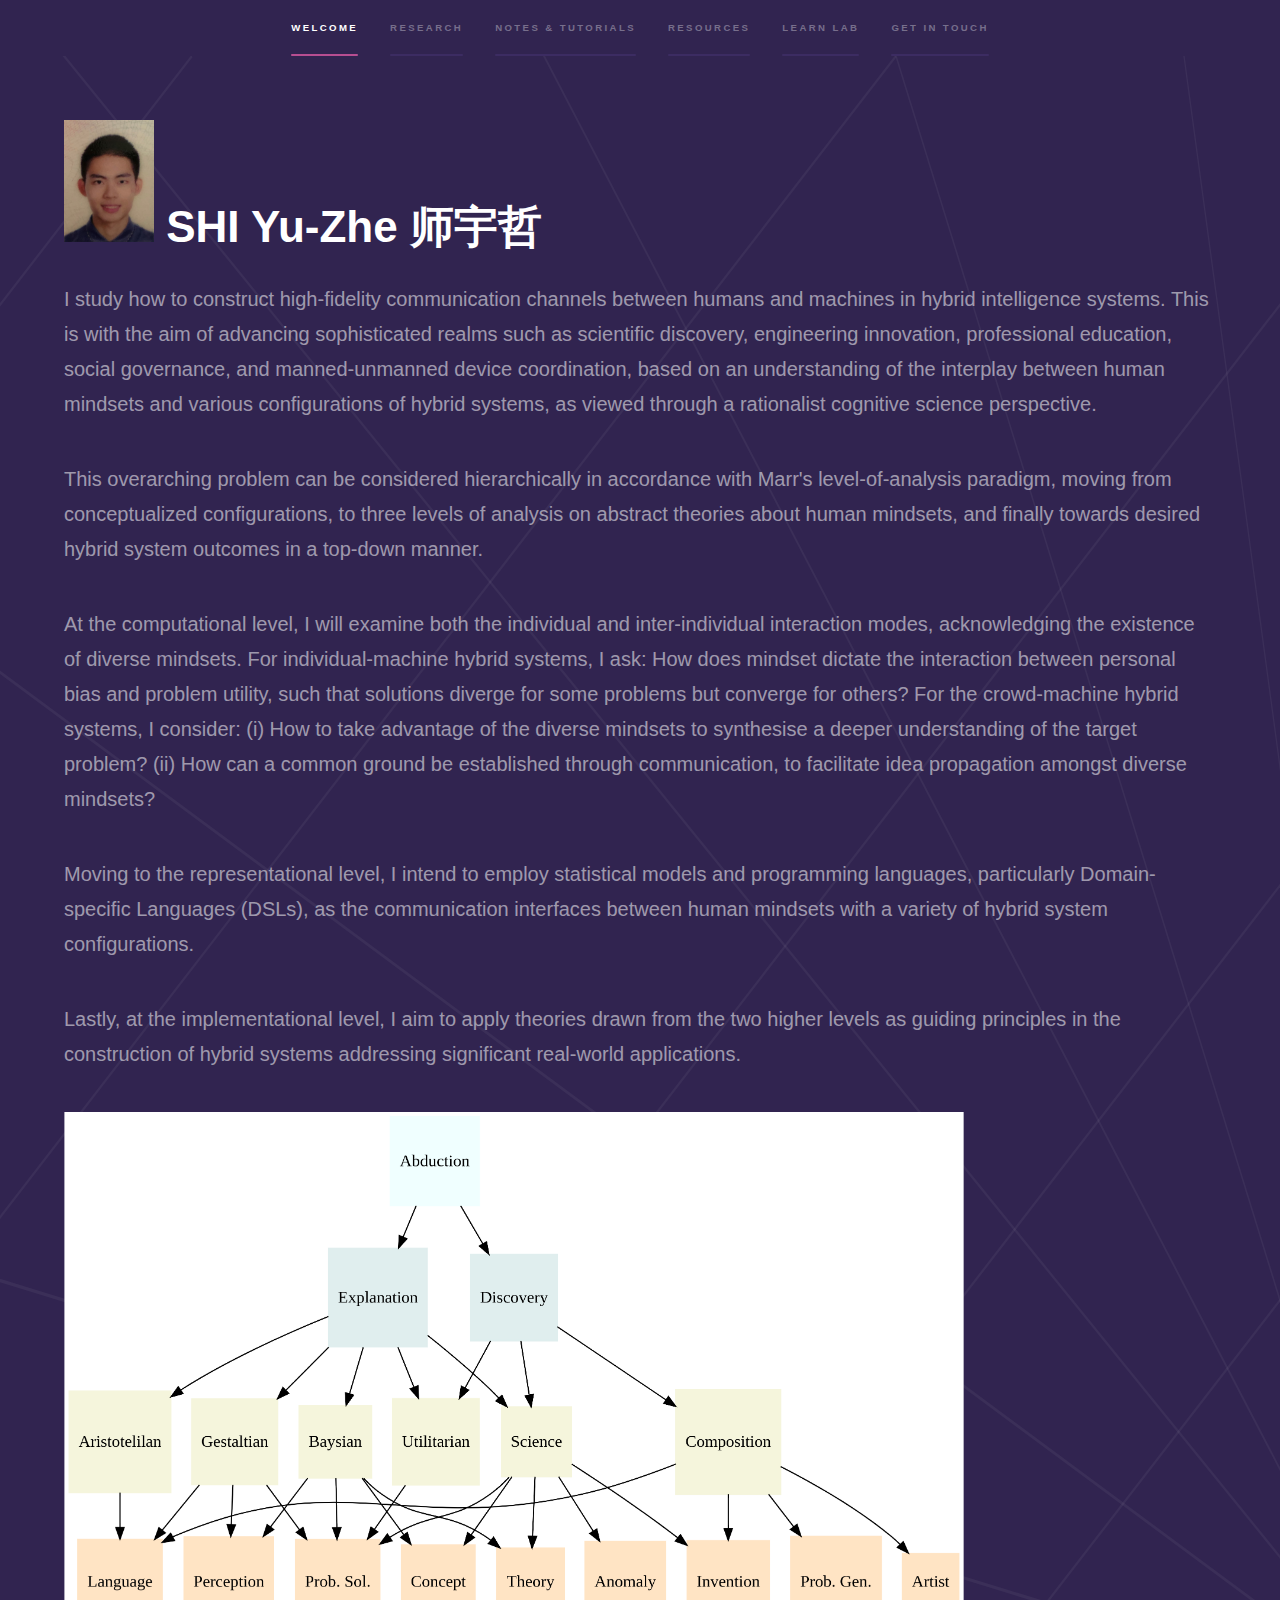
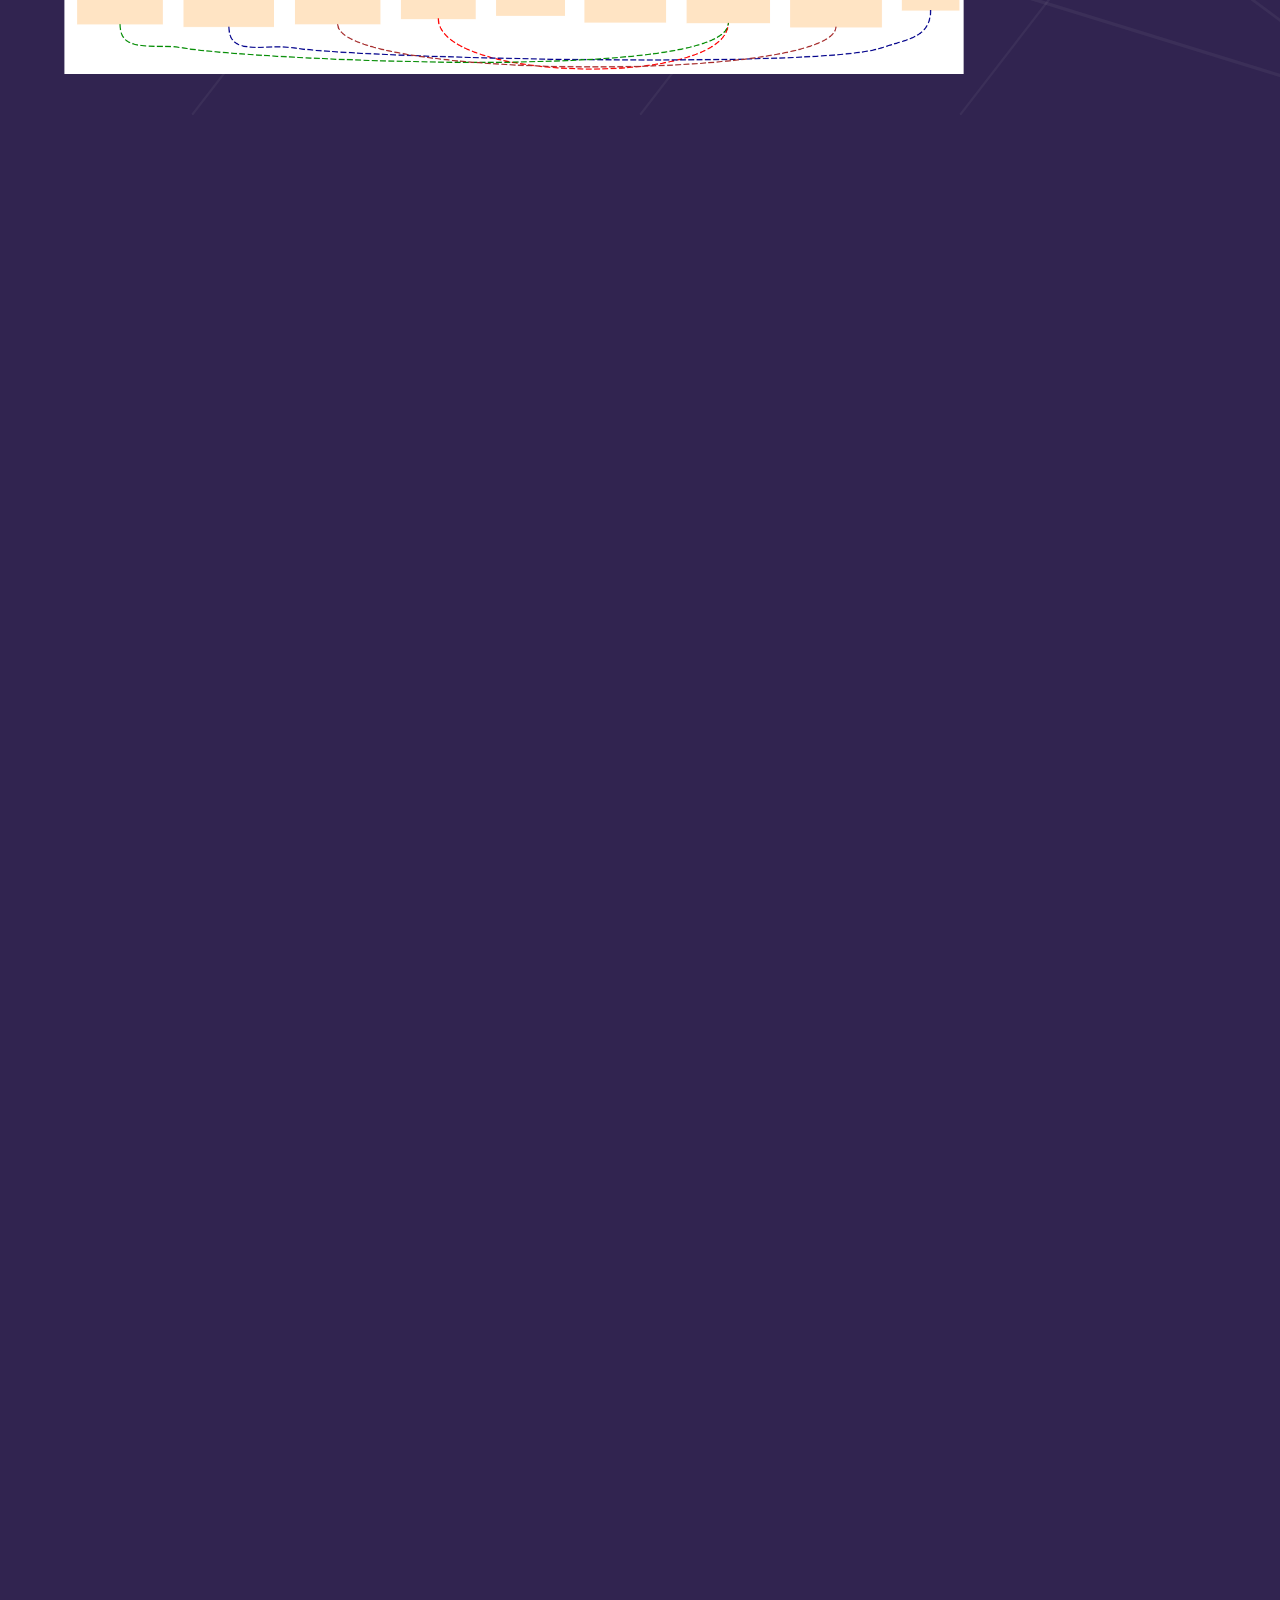
<file: index.html>
<!DOCTYPE HTML>
<!--
	Hyperspace by HTML5 UP
	html5up.net | @ajlkn
	Free for personal and commercial use under the CCA 3.0 license (html5up.net/license)
-->
<html>
	<head>
		<title>Welcome to SHI Yu-Zhe's Homepage!</title>
		<meta charset="utf-8" />
		<meta name="viewport" content="width=device-width, initial-scale=1, user-scalable=no" />
		<link rel="stylesheet" href="assets/css/main.css" />
		<noscript><link rel="stylesheet" href="assets/css/noscript.css" /></noscript>
	</head>
	<body class="is-preload">

		<!-- Sidebar -->
			<section id="sidebar">
				<div class="inner">
					<nav>
						<ul>
							<li><a href="#intro">Welcome</a></li>
							<li><a href="#one">Research</a></li>
							<li><a href="#two">Notes & Tutorials</a></li>
							<li><a href="#three">Resources</a></li>
							<li><a href="#four">LEARN Lab</a></li>
							<li><a href="#five">Get in touch</a></li>
						</ul>
					</nav>
				</div>
			</section>

		<!-- Wrapper -->
			<div id="wrapper">

				<!-- Intro -->
					<section id="intro" class="wrapper style2-black fullscreen fade-up">
						<div class="inner">
							<h1><img src ="images/Avatar_L.JPG" width = "90" />  SHI Yu-Zhe 师宇哲 </h1> 
							<!-- <ul class="actions">
								<li><a href="site/YZShi_CV.pdf" class="button scrolly">Curriculum Vitae</a></li>
								<li><a href="site/YZShi_Research_Statement.pdf" class="button scrolly">Research Statement</a></li>
								<li><a href="site/YZShi_Diversity_and_Inclusion_Statement.pdf" class="button scrolly">Diversity & Inclusion Statement</a></li>
								<li><a href="https://github.com/YuzheSHI" class="button scrolly">GitHub</a></li>
								<li><a href="https://github.com/YuzheSHI/Awesome-AGI-CoCoSci/blob/master/README.md" class="button scrolly">Reading List</a></li>
							</ul> -->
							<p>I study how to construct high-fidelity communication channels between humans and machines in hybrid intelligence systems. This is with the aim of advancing sophisticated realms such as scientific discovery, engineering innovation, professional education, social governance, and manned-unmanned device coordination, based on an understanding of the interplay between human mindsets and various configurations of hybrid systems, as viewed through a rationalist cognitive science perspective.</p>
							<p>This overarching problem can be considered hierarchically in accordance with Marr's level-of-analysis paradigm, moving from conceptualized configurations, to three levels of analysis on abstract theories about human mindsets, and finally towards desired hybrid system outcomes in a top-down manner.</p>
							<p>At the computational level, I will examine both the individual and inter-individual interaction modes, acknowledging the existence of diverse mindsets. For individual-machine hybrid systems, I ask: How does mindset dictate the interaction between personal bias and problem utility, such that solutions diverge for some problems but converge for others? For the crowd-machine hybrid systems, I consider: (i) How to take advantage of the diverse mindsets to synthesise a deeper understanding of the target problem? (ii) How can a common ground be established through communication, to facilitate idea propagation amongst diverse mindsets?</p>
							<p>Moving to the representational level, I intend to employ statistical models and programming languages, particularly Domain-specific Languages (DSLs), as the communication interfaces between human mindsets with a variety of hybrid system configurations.</p>
							<p>Lastly, at the implementational level, I aim to apply theories drawn from the two higher levels as guiding principles in the construction of hybrid systems addressing significant real-world applications.</p>
							<img src = "images/abd_map.png" width = "900"/>	
							</ul>
						</div>
					</section>

				<!-- One -->
					<section id="one" class="wrapper style2-black fullscreen fade-up">
						<div class="inner">
						<section>
							<!-- <a href="#" class="image"><img src="images/pic01.jpg" alt="" data-position="center center" /></a> -->
							<div class="content">
								<div class="inner">
									<h2>Research</h2>
									<p>Research projects and publications.</p>
									<ul class="actions">
										<li><a href="Research.html" class="button">Learn more</a></li>
									</ul>
								</div>
							</div>
						</section>
						</div>
					</section>
				<!-- Two -->
					<section id="two" class="wrapper style2-black fullscreen fade-up">
						<div class="inner">
						<section>
							<!--<a href="#" class="image"><img src="images/pic02.jpg" alt="" data-position="top center" /></a>-->
							<div class="content">
								<div class="inner">
									<h2>Notes & Tutorials</h2>
									<p>Learning notes and tutorials.</p>
									<ul class="actions">
										<li><a href="Notes.html" class="button">Learn more</a></li>
									</ul>
								</div>
							</div>
						</section>
						</div>
					</section>
				<!-- Three -->
					<section id="three" class="wrapper style2-black fullscreen fade-up">
						<div class="inner">
						<section>
							<!--<a href="#" class="image"><img src="images/pic03.jpg" alt="" data-position="25% 25%" /></a>-->
							<div class="content">
								<div class="inner">
									<h2>Resources</h2>
									<p>Useful tools.</p>
									<ul class="actions">
										<li><a href="Resources.html" class="button">Learn more</a></li>
									</ul>
								</div>
							</div>
						</section>
						</div>
					</section>

				<!-- Four -->
					<section id="four" class="wrapper style2-black fullscreen fade-up">
						<div class="inner">
							<section>
							<!--<a href="#" class="image"><img src="images/pic03.jpg" alt="" data-position="25% 25%" /></a>-->
							<div class="content">
								<div class="inner">
									<h2>LEARN Lab</h2>
									<p>Learner's Engineering and Research Network.</p>
									<ul class="actions">
										<li><a href="https://l-ear-n.github.io/" class="button">Learn more</a></li>
									</ul>
								</div>
							</div>
						</section>
						</div>
					</section>

				<!-- Five -->
					<section id="five" class="wrapper style2-black fullscreen fade-up">
						<div class="inner">
							<h2>Get in touch</h2>
							<p>Feel free to contact me!</p>
							<div class="split style1">
								<section>
									<form method="post" action="#">
										<div class="fields">
											<div class="field half">
												<label for="name">Name</label>
												<input type="text" name="name" id="name" />
											</div>
											<div class="field half">
												<label for="email">Email</label>
												<input type="text" name="email" id="email" />
											</div>
											<div class="field">
												<label for="message">Message</label>
												<textarea name="message" id="message" rows="5"></textarea>
											</div>
										</div>
										<ul class="actions">
											<li><a href="" class="button submit">Send Message</a></li>
										</ul>
									</form>
								</section>
								<section>
									<ul class="contact">
										<li>
											<h3>Address</h3>
											<span>
											Random<br />
											China</span>
										</li>
										<li>
											<h3>Email</h3>
											<span><a href="#">yu.zhe.s.shi@gmail.com</a></span>
										</li>
										<li>
											<h3>Phone</h3>
											<span>(+86)182-0261-8302</span>
										</li>
										<li>
											<h3>Social</h3>
											<ul class="icons">
												<li><a href="#" class="icon brands fa-twitter"><span class="label">Twitter</span></a></li>
												<li><a href="#" class="icon brands fa-facebook-f"><span class="label">Facebook</span></a></li>
												<li><a href="https://github.com/YuzheSHI" class="icon brands fa-github"><span class="label">GitHub</span></a></li>
												<li><a href="#" class="icon brands fa-instagram"><span class="label">Instagram</span></a></li>
												<li><a href="#" class="icon brands fa-linkedin-in"><span class="label">LinkedIn</span></a></li>
											</ul>
										</li>
									</ul>
								</section>
							</div>
						</div>
					</section>

			</div>

		<!-- Footer -->
			<footer id="footer" class="wrapper style1-alt">
				<div class="inner">
					<ul class="menu">
						<li>&copy; SHI Yu-Zhe. All rights reserved.</li><li>Design: <a href="http://html5up.net">HTML5 UP</a></li>
					</ul>
				</div>
			</footer>

		<!-- Scripts -->
			<script src="assets/js/jquery.min.js"></script>
			<script src="assets/js/jquery.scrollex.min.js"></script>
			<script src="assets/js/jquery.scrolly.min.js"></script>
			<script src="assets/js/browser.min.js"></script>
			<script src="assets/js/breakpoints.min.js"></script>
			<script src="assets/js/util.js"></script>
			<script src="assets/js/main.js"></script>

	</body>
</html>
</file>
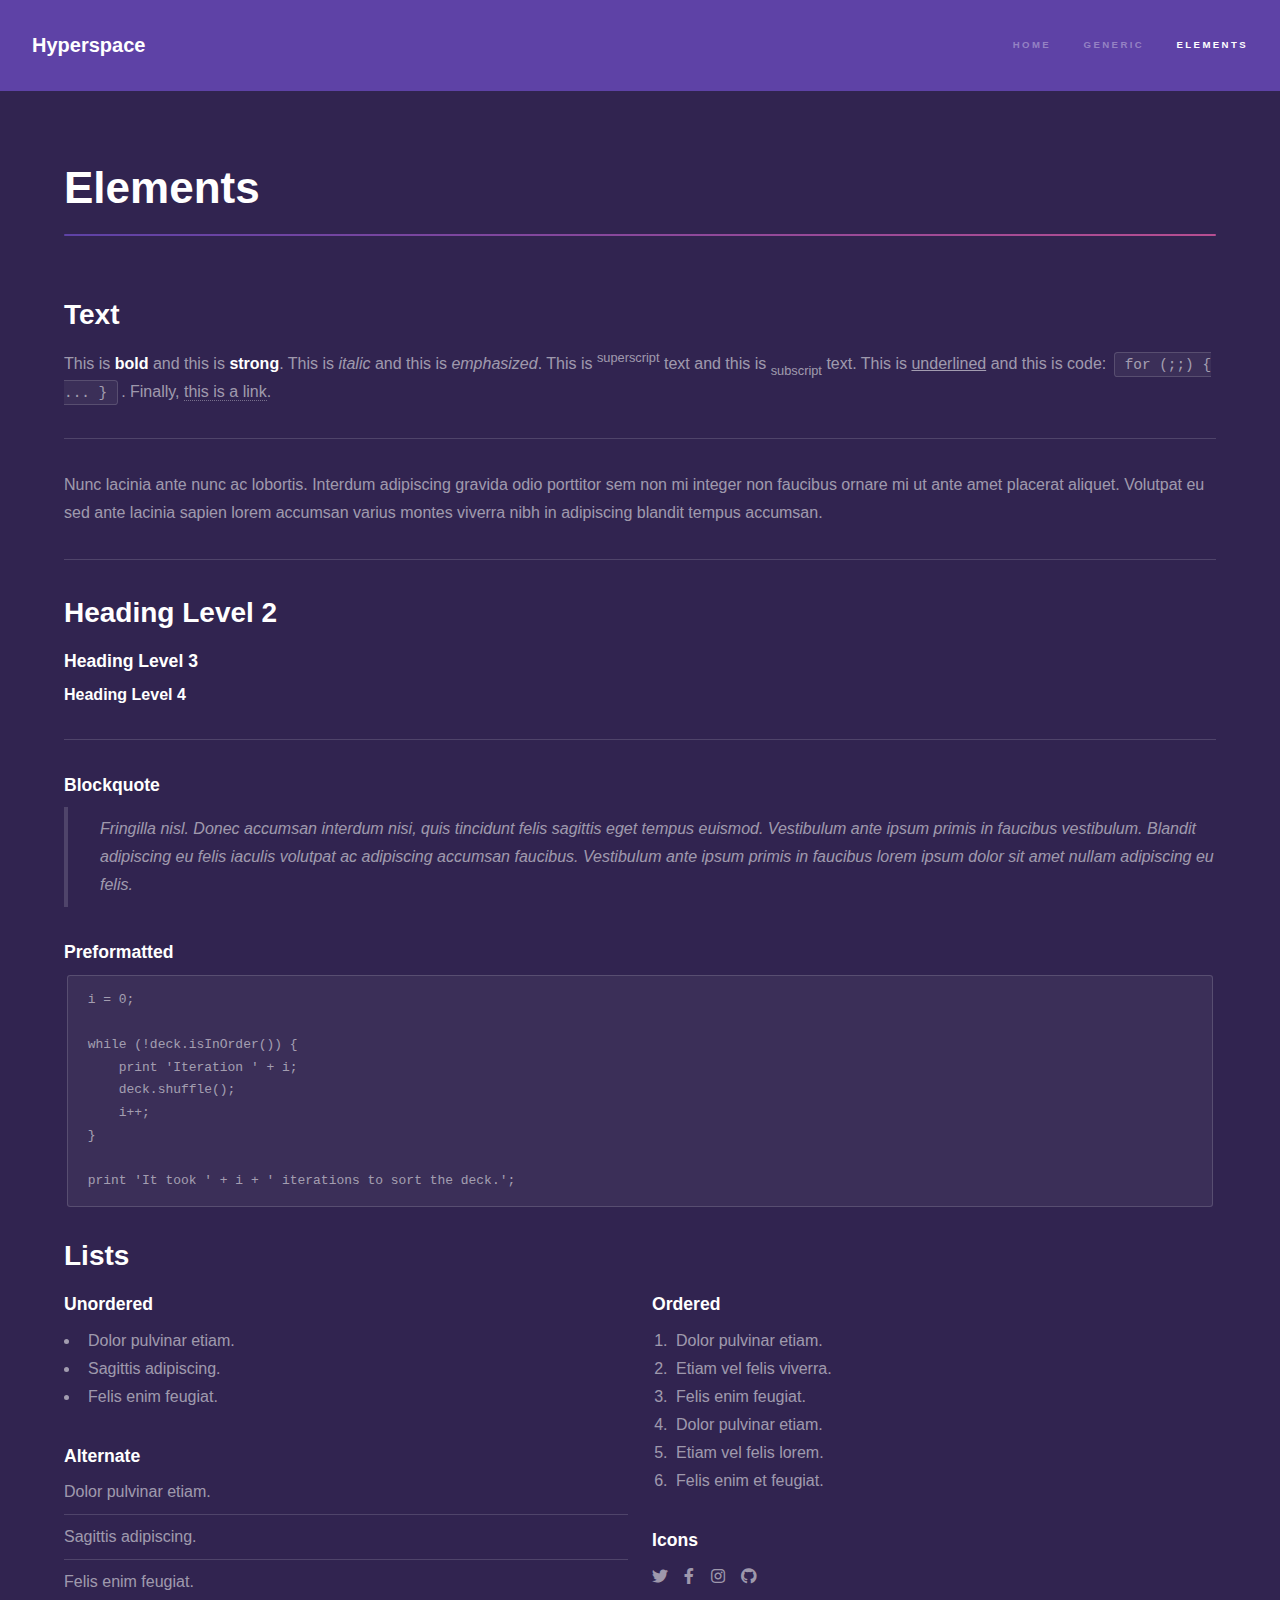
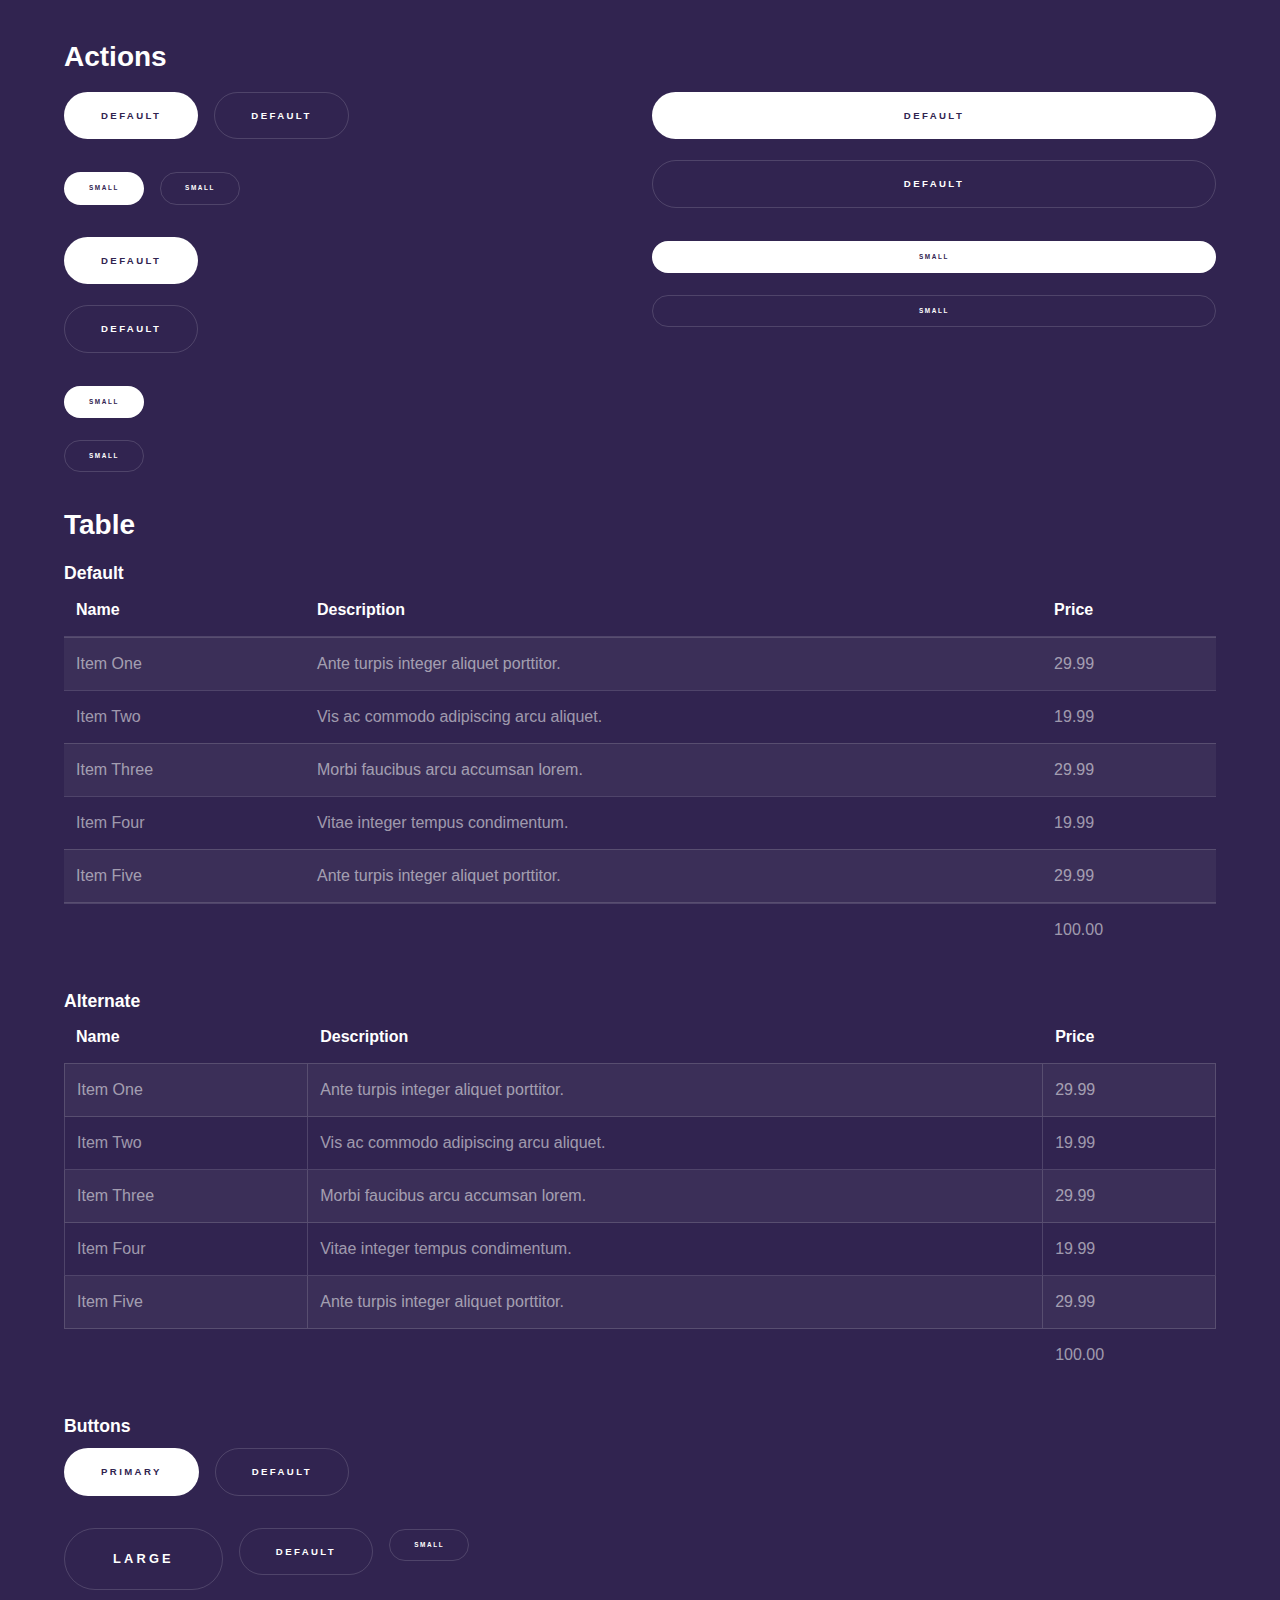
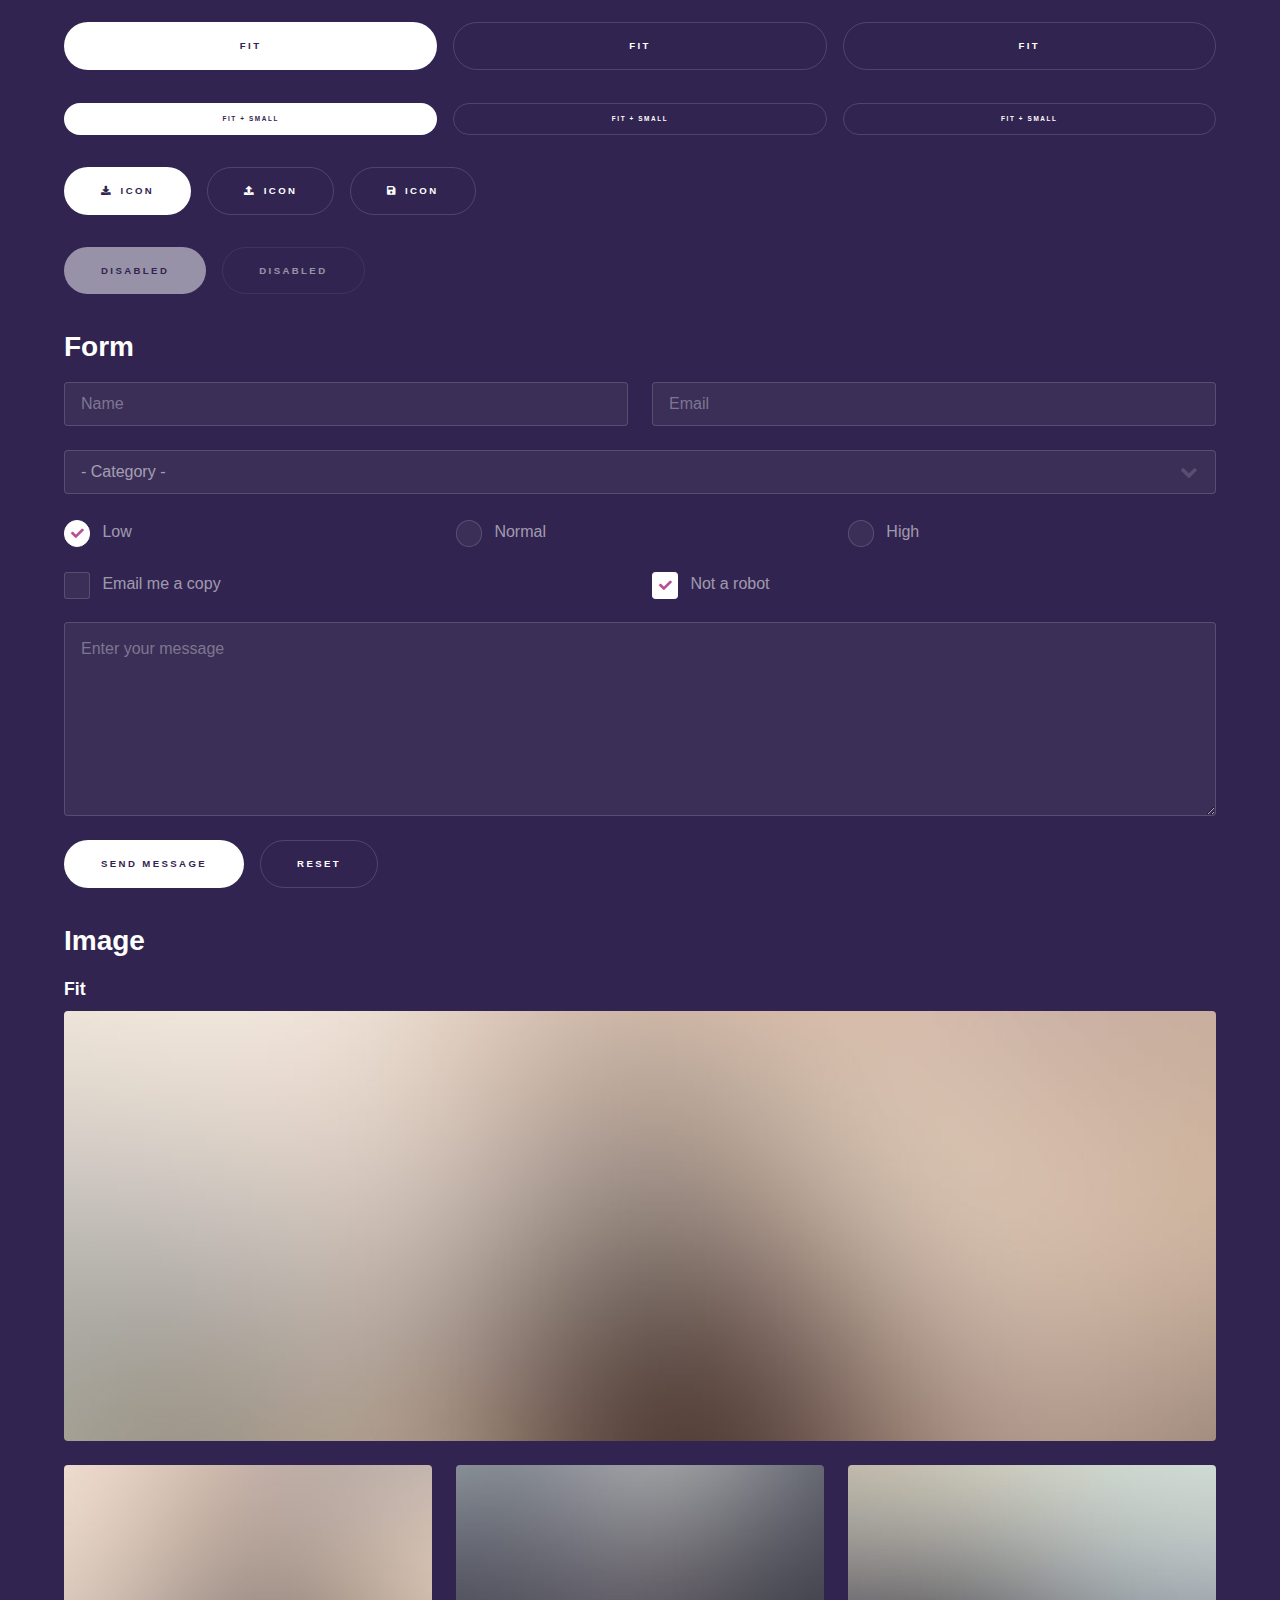
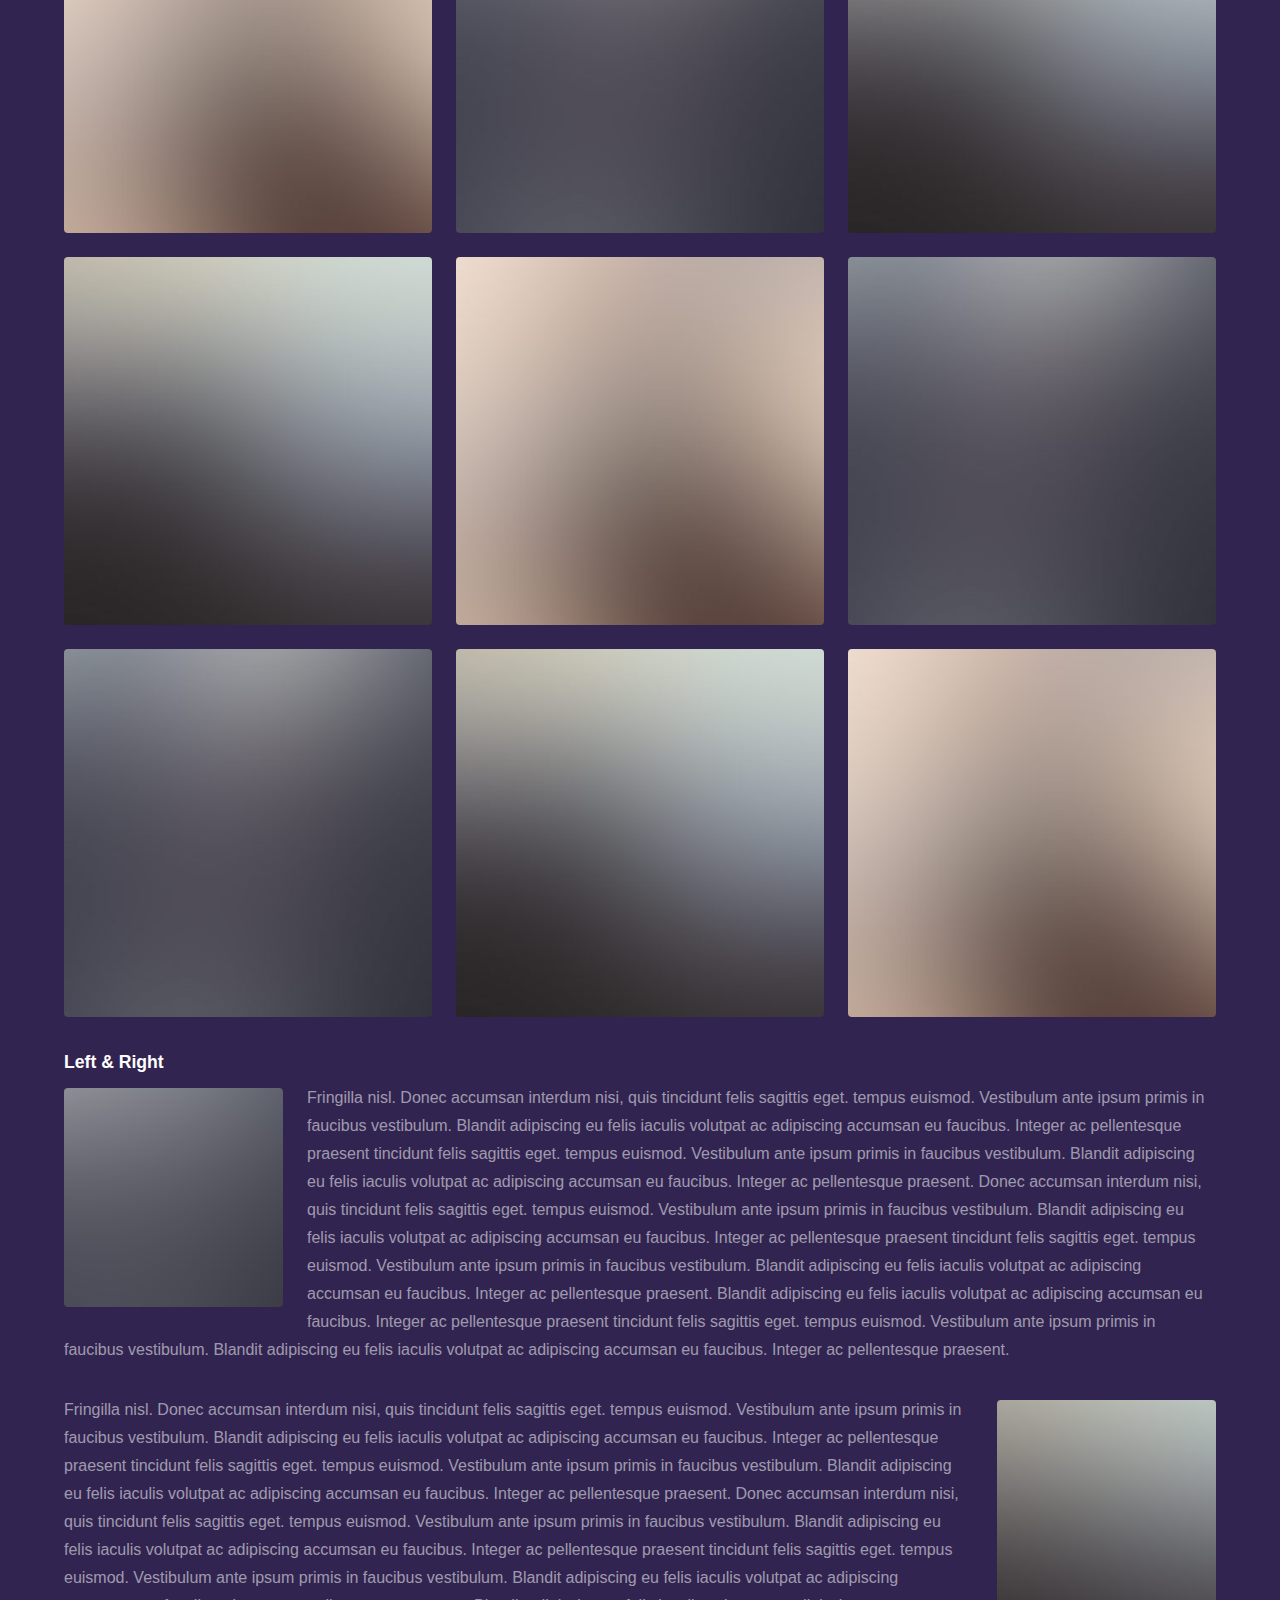
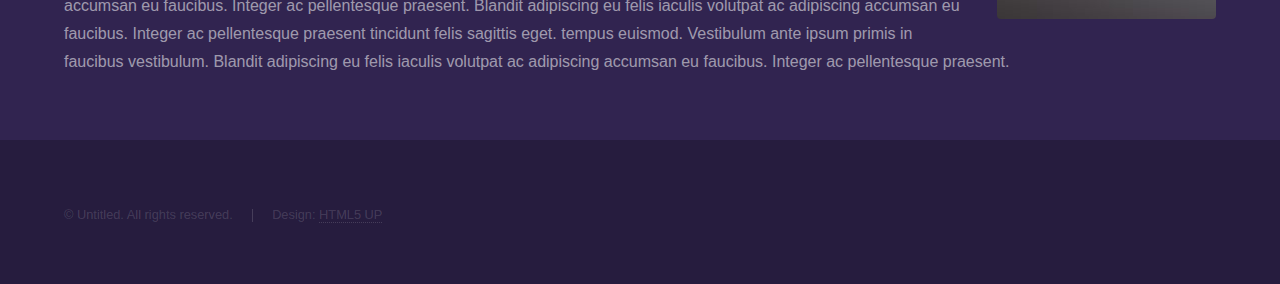
<file: elements.html>
<!DOCTYPE HTML>
<!--
	Hyperspace by HTML5 UP
	html5up.net | @ajlkn
	Free for personal and commercial use under the CCA 3.0 license (html5up.net/license)
-->
<html>
	<head>
		<title>Elements - Hyperspace by HTML5 UP</title>
		<meta charset="utf-8" />
		<meta name="viewport" content="width=device-width, initial-scale=1, user-scalable=no" />
		<link rel="stylesheet" href="assets/css/main.css" />
		<noscript><link rel="stylesheet" href="assets/css/noscript.css" /></noscript>
	</head>
	<body class="is-preload">

		<!-- Header -->
			<header id="header">
				<a href="index.html" class="title">Hyperspace</a>
				<nav>
					<ul>
						<li><a href="index.html">Home</a></li>
						<li><a href="generic.html">Generic</a></li>
						<li><a href="elements.html"  class="active">Elements</a></li>
					</ul>
				</nav>
			</header>

		<!-- Wrapper -->
			<div id="wrapper">

				<!-- Main -->
					<section id="main" class="wrapper">
						<div class="inner">
							<h1 class="major">Elements</h1>

							<!-- Text -->
								<section>
									<h2>Text</h2>
									<p>This is <b>bold</b> and this is <strong>strong</strong>. This is <i>italic</i> and this is <em>emphasized</em>.
									This is <sup>superscript</sup> text and this is <sub>subscript</sub> text.
									This is <u>underlined</u> and this is code: <code>for (;;) { ... }</code>. Finally, <a href="#">this is a link</a>.</p>
									<hr />
									<p>Nunc lacinia ante nunc ac lobortis. Interdum adipiscing gravida odio porttitor sem non mi integer non faucibus ornare mi ut ante amet placerat aliquet. Volutpat eu sed ante lacinia sapien lorem accumsan varius montes viverra nibh in adipiscing blandit tempus accumsan.</p>
									<hr />
									<h2>Heading Level 2</h2>
									<h3>Heading Level 3</h3>
									<h4>Heading Level 4</h4>
									<hr />
									<h3>Blockquote</h3>
									<blockquote>Fringilla nisl. Donec accumsan interdum nisi, quis tincidunt felis sagittis eget tempus euismod. Vestibulum ante ipsum primis in faucibus vestibulum. Blandit adipiscing eu felis iaculis volutpat ac adipiscing accumsan faucibus. Vestibulum ante ipsum primis in faucibus lorem ipsum dolor sit amet nullam adipiscing eu felis.</blockquote>
									<h3>Preformatted</h3>
									<pre><code>i = 0;

while (!deck.isInOrder()) {
    print 'Iteration ' + i;
    deck.shuffle();
    i++;
}

print 'It took ' + i + ' iterations to sort the deck.';</code></pre>
								</section>

							<!-- Lists -->
								<section>
									<h2>Lists</h2>
									<div class="row">
										<div class="col-6 col-12-medium">
											<h3>Unordered</h3>
											<ul>
												<li>Dolor pulvinar etiam.</li>
												<li>Sagittis adipiscing.</li>
												<li>Felis enim feugiat.</li>
											</ul>
											<h3>Alternate</h3>
											<ul class="alt">
												<li>Dolor pulvinar etiam.</li>
												<li>Sagittis adipiscing.</li>
												<li>Felis enim feugiat.</li>
											</ul>
										</div>
										<div class="col-6 col-12-medium">
											<h3>Ordered</h3>
											<ol>
												<li>Dolor pulvinar etiam.</li>
												<li>Etiam vel felis viverra.</li>
												<li>Felis enim feugiat.</li>
												<li>Dolor pulvinar etiam.</li>
												<li>Etiam vel felis lorem.</li>
												<li>Felis enim et feugiat.</li>
											</ol>
											<h3>Icons</h3>
											<ul class="icons">
												<li><a href="#" class="icon brands fa-twitter"><span class="label">Twitter</span></a></li>
												<li><a href="#" class="icon brands fa-facebook-f"><span class="label">Facebook</span></a></li>
												<li><a href="#" class="icon brands fa-instagram"><span class="label">Instagram</span></a></li>
												<li><a href="#" class="icon brands fa-github"><span class="label">Github</span></a></li>
											</ul>
										</div>
									</div>
									<h2>Actions</h2>
									<div class="row">
										<div class="col-6 col-12-medium">
											<ul class="actions">
												<li><a href="#" class="button primary">Default</a></li>
												<li><a href="#" class="button">Default</a></li>
											</ul>
											<ul class="actions small">
												<li><a href="#" class="button primary small">Small</a></li>
												<li><a href="#" class="button small">Small</a></li>
											</ul>
											<ul class="actions stacked">
												<li><a href="#" class="button primary">Default</a></li>
												<li><a href="#" class="button">Default</a></li>
											</ul>
											<ul class="actions stacked">
												<li><a href="#" class="button primary small">Small</a></li>
												<li><a href="#" class="button small">Small</a></li>
											</ul>
										</div>
										<div class="col-6 col-12-medium">
											<ul class="actions stacked">
												<li><a href="#" class="button primary fit">Default</a></li>
												<li><a href="#" class="button fit">Default</a></li>
											</ul>
											<ul class="actions stacked">
												<li><a href="#" class="button primary small fit">Small</a></li>
												<li><a href="#" class="button small fit">Small</a></li>
											</ul>
										</div>
									</div>
								</section>

							<!-- Table -->
								<section>
									<h2>Table</h2>
									<h3>Default</h3>
									<div class="table-wrapper">
										<table>
											<thead>
												<tr>
													<th>Name</th>
													<th>Description</th>
													<th>Price</th>
												</tr>
											</thead>
											<tbody>
												<tr>
													<td>Item One</td>
													<td>Ante turpis integer aliquet porttitor.</td>
													<td>29.99</td>
												</tr>
												<tr>
													<td>Item Two</td>
													<td>Vis ac commodo adipiscing arcu aliquet.</td>
													<td>19.99</td>
												</tr>
												<tr>
													<td>Item Three</td>
													<td> Morbi faucibus arcu accumsan lorem.</td>
													<td>29.99</td>
												</tr>
												<tr>
													<td>Item Four</td>
													<td>Vitae integer tempus condimentum.</td>
													<td>19.99</td>
												</tr>
												<tr>
													<td>Item Five</td>
													<td>Ante turpis integer aliquet porttitor.</td>
													<td>29.99</td>
												</tr>
											</tbody>
											<tfoot>
												<tr>
													<td colspan="2"></td>
													<td>100.00</td>
												</tr>
											</tfoot>
										</table>
									</div>

									<h3>Alternate</h3>
									<div class="table-wrapper">
										<table class="alt">
											<thead>
												<tr>
													<th>Name</th>
													<th>Description</th>
													<th>Price</th>
												</tr>
											</thead>
											<tbody>
												<tr>
													<td>Item One</td>
													<td>Ante turpis integer aliquet porttitor.</td>
													<td>29.99</td>
												</tr>
												<tr>
													<td>Item Two</td>
													<td>Vis ac commodo adipiscing arcu aliquet.</td>
													<td>19.99</td>
												</tr>
												<tr>
													<td>Item Three</td>
													<td> Morbi faucibus arcu accumsan lorem.</td>
													<td>29.99</td>
												</tr>
												<tr>
													<td>Item Four</td>
													<td>Vitae integer tempus condimentum.</td>
													<td>19.99</td>
												</tr>
												<tr>
													<td>Item Five</td>
													<td>Ante turpis integer aliquet porttitor.</td>
													<td>29.99</td>
												</tr>
											</tbody>
											<tfoot>
												<tr>
													<td colspan="2"></td>
													<td>100.00</td>
												</tr>
											</tfoot>
										</table>
									</div>
								</section>

							<!-- Buttons -->
								<section>
									<h3>Buttons</h3>
									<ul class="actions">
										<li><a href="#" class="button primary">Primary</a></li>
										<li><a href="#" class="button">Default</a></li>
									</ul>
									<ul class="actions">
										<li><a href="#" class="button large">Large</a></li>
										<li><a href="#" class="button">Default</a></li>
										<li><a href="#" class="button small">Small</a></li>
									</ul>
									<ul class="actions fit">
										<li><a href="#" class="button primary fit">Fit</a></li>
										<li><a href="#" class="button fit">Fit</a></li>
										<li><a href="#" class="button fit">Fit</a></li>
									</ul>
									<ul class="actions fit small">
										<li><a href="#" class="button primary fit small">Fit + Small</a></li>
										<li><a href="#" class="button fit small">Fit + Small</a></li>
										<li><a href="#" class="button fit small">Fit + Small</a></li>
									</ul>
									<ul class="actions">
										<li><a href="#" class="button primary icon solid fa-download">Icon</a></li>
										<li><a href="#" class="button icon solid fa-upload">Icon</a></li>
										<li><a href="#" class="button icon solid fa-save">Icon</a></li>
									</ul>
									<ul class="actions">
										<li><span class="button primary disabled">Disabled</span></li>
										<li><span class="button disabled">Disabled</span></li>
									</ul>
								</section>

							<!-- Form -->
								<section>
									<h2>Form</h2>
									<form method="post" action="#">
										<div class="row gtr-uniform">
											<div class="col-6 col-12-xsmall">
												<input type="text" name="demo-name" id="demo-name" value="" placeholder="Name" />
											</div>
											<div class="col-6 col-12-xsmall">
												<input type="email" name="demo-email" id="demo-email" value="" placeholder="Email" />
											</div>
											<div class="col-12">
												<select name="demo-category" id="demo-category">
													<option value="">- Category -</option>
													<option value="1">Manufacturing</option>
													<option value="1">Shipping</option>
													<option value="1">Administration</option>
													<option value="1">Human Resources</option>
												</select>
											</div>
											<div class="col-4 col-12-small">
												<input type="radio" id="demo-priority-low" name="demo-priority" checked>
												<label for="demo-priority-low">Low</label>
											</div>
											<div class="col-4 col-12-small">
												<input type="radio" id="demo-priority-normal" name="demo-priority">
												<label for="demo-priority-normal">Normal</label>
											</div>
											<div class="col-4 col-12-small">
												<input type="radio" id="demo-priority-high" name="demo-priority">
												<label for="demo-priority-high">High</label>
											</div>
											<div class="col-6 col-12-small">
												<input type="checkbox" id="demo-copy" name="demo-copy">
												<label for="demo-copy">Email me a copy</label>
											</div>
											<div class="col-6 col-12-small">
												<input type="checkbox" id="demo-human" name="demo-human" checked>
												<label for="demo-human">Not a robot</label>
											</div>
											<div class="col-12">
												<textarea name="demo-message" id="demo-message" placeholder="Enter your message" rows="6"></textarea>
											</div>
											<div class="col-12">
												<ul class="actions">
													<li><input type="submit" value="Send Message" class="primary" /></li>
													<li><input type="reset" value="Reset" /></li>
												</ul>
											</div>
										</div>
									</form>
								</section>

							<!-- Image -->
								<section>
									<h2>Image</h2>
									<h3>Fit</h3>
									<div class="box alt">
										<div class="row gtr-uniform">
											<div class="col-12"><span class="image fit"><img src="images/pic04.jpg" alt="" /></span></div>
											<div class="col-4"><span class="image fit"><img src="images/pic01.jpg" alt="" /></span></div>
											<div class="col-4"><span class="image fit"><img src="images/pic02.jpg" alt="" /></span></div>
											<div class="col-4"><span class="image fit"><img src="images/pic03.jpg" alt="" /></span></div>
											<div class="col-4"><span class="image fit"><img src="images/pic03.jpg" alt="" /></span></div>
											<div class="col-4"><span class="image fit"><img src="images/pic01.jpg" alt="" /></span></div>
											<div class="col-4"><span class="image fit"><img src="images/pic02.jpg" alt="" /></span></div>
											<div class="col-4"><span class="image fit"><img src="images/pic02.jpg" alt="" /></span></div>
											<div class="col-4"><span class="image fit"><img src="images/pic03.jpg" alt="" /></span></div>
											<div class="col-4"><span class="image fit"><img src="images/pic01.jpg" alt="" /></span></div>
										</div>
									</div>
									<h3>Left &amp; Right</h3>
									<p><span class="image left"><img src="images/pic05.jpg" alt="" /></span>Fringilla nisl. Donec accumsan interdum nisi, quis tincidunt felis sagittis eget. tempus euismod. Vestibulum ante ipsum primis in faucibus vestibulum. Blandit adipiscing eu felis iaculis volutpat ac adipiscing accumsan eu faucibus. Integer ac pellentesque praesent tincidunt felis sagittis eget. tempus euismod. Vestibulum ante ipsum primis in faucibus vestibulum. Blandit adipiscing eu felis iaculis volutpat ac adipiscing accumsan eu faucibus. Integer ac pellentesque praesent. Donec accumsan interdum nisi, quis tincidunt felis sagittis eget. tempus euismod. Vestibulum ante ipsum primis in faucibus vestibulum. Blandit adipiscing eu felis iaculis volutpat ac adipiscing accumsan eu faucibus. Integer ac pellentesque praesent tincidunt felis sagittis eget. tempus euismod. Vestibulum ante ipsum primis in faucibus vestibulum. Blandit adipiscing eu felis iaculis volutpat ac adipiscing accumsan eu faucibus. Integer ac pellentesque praesent. Blandit adipiscing eu felis iaculis volutpat ac adipiscing accumsan eu faucibus. Integer ac pellentesque praesent tincidunt felis sagittis eget. tempus euismod. Vestibulum ante ipsum primis in faucibus vestibulum. Blandit adipiscing eu felis iaculis volutpat ac adipiscing accumsan eu faucibus. Integer ac pellentesque praesent.</p>
									<p><span class="image right"><img src="images/pic06.jpg" alt="" /></span>Fringilla nisl. Donec accumsan interdum nisi, quis tincidunt felis sagittis eget. tempus euismod. Vestibulum ante ipsum primis in faucibus vestibulum. Blandit adipiscing eu felis iaculis volutpat ac adipiscing accumsan eu faucibus. Integer ac pellentesque praesent tincidunt felis sagittis eget. tempus euismod. Vestibulum ante ipsum primis in faucibus vestibulum. Blandit adipiscing eu felis iaculis volutpat ac adipiscing accumsan eu faucibus. Integer ac pellentesque praesent. Donec accumsan interdum nisi, quis tincidunt felis sagittis eget. tempus euismod. Vestibulum ante ipsum primis in faucibus vestibulum. Blandit adipiscing eu felis iaculis volutpat ac adipiscing accumsan eu faucibus. Integer ac pellentesque praesent tincidunt felis sagittis eget. tempus euismod. Vestibulum ante ipsum primis in faucibus vestibulum. Blandit adipiscing eu felis iaculis volutpat ac adipiscing accumsan eu faucibus. Integer ac pellentesque praesent. Blandit adipiscing eu felis iaculis volutpat ac adipiscing accumsan eu faucibus. Integer ac pellentesque praesent tincidunt felis sagittis eget. tempus euismod. Vestibulum ante ipsum primis in faucibus vestibulum. Blandit adipiscing eu felis iaculis volutpat ac adipiscing accumsan eu faucibus. Integer ac pellentesque praesent.</p>
								</section>

						</div>
					</section>

			</div>

		<!-- Footer -->
			<footer id="footer" class="wrapper alt">
				<div class="inner">
					<ul class="menu">
						<li>&copy; Untitled. All rights reserved.</li><li>Design: <a href="http://html5up.net">HTML5 UP</a></li>
					</ul>
				</div>
			</footer>

		<!-- Scripts -->
			<script src="assets/js/jquery.min.js"></script>
			<script src="assets/js/jquery.scrollex.min.js"></script>
			<script src="assets/js/jquery.scrolly.min.js"></script>
			<script src="assets/js/browser.min.js"></script>
			<script src="assets/js/breakpoints.min.js"></script>
			<script src="assets/js/util.js"></script>
			<script src="assets/js/main.js"></script>

	</body>
</html>
</file>
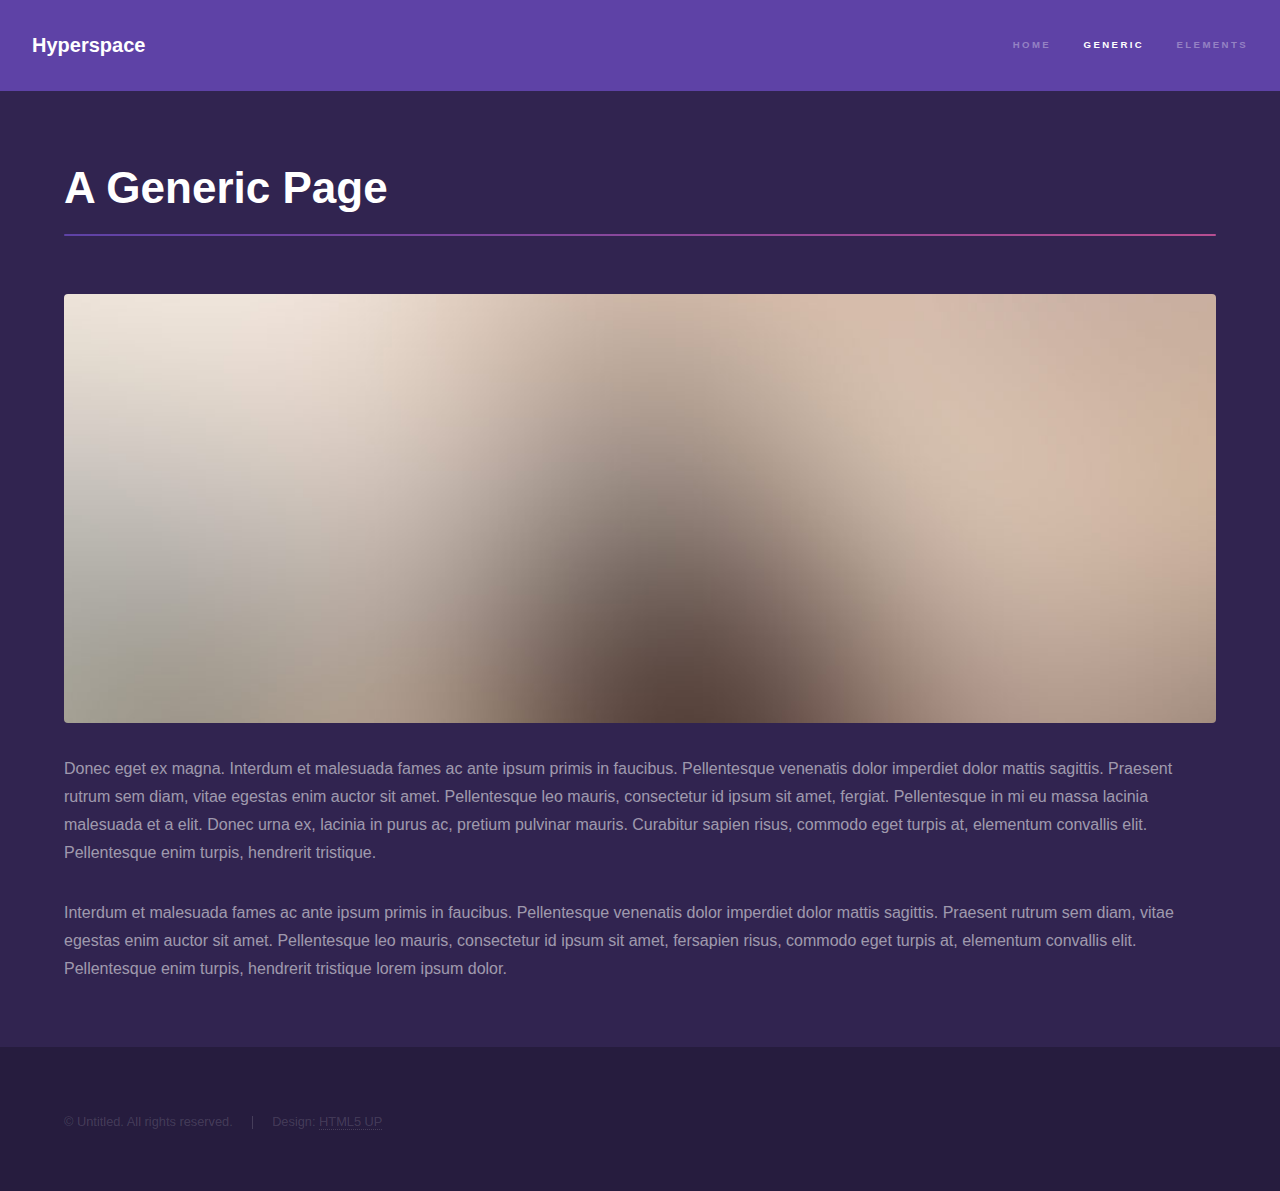
<file: generic.html>
<!DOCTYPE HTML>
<!--
	Hyperspace by HTML5 UP
	html5up.net | @ajlkn
	Free for personal and commercial use under the CCA 3.0 license (html5up.net/license)
-->
<html>
	<head>
		<title>Generic - Hyperspace by HTML5 UP</title>
		<meta charset="utf-8" />
		<meta name="viewport" content="width=device-width, initial-scale=1, user-scalable=no" />
		<link rel="stylesheet" href="assets/css/main.css" />
		<noscript><link rel="stylesheet" href="assets/css/noscript.css" /></noscript>
	</head>
	<body class="is-preload">

		<!-- Header -->
			<header id="header">
				<a href="index.html" class="title">Hyperspace</a>
				<nav>
					<ul>
						<li><a href="index.html">Home</a></li>
						<li><a href="generic.html" class="active">Generic</a></li>
						<li><a href="elements.html">Elements</a></li>
					</ul>
				</nav>
			</header>

		<!-- Wrapper -->
			<div id="wrapper">

				<!-- Main -->
					<section id="main" class="wrapper">
						<div class="inner">
							<h1 class="major">A Generic Page</h1>
							<span class="image fit"><img src="images/pic04.jpg" alt="" /></span>
							<p>Donec eget ex magna. Interdum et malesuada fames ac ante ipsum primis in faucibus. Pellentesque venenatis dolor imperdiet dolor mattis sagittis. Praesent rutrum sem diam, vitae egestas enim auctor sit amet. Pellentesque leo mauris, consectetur id ipsum sit amet, fergiat. Pellentesque in mi eu massa lacinia malesuada et a elit. Donec urna ex, lacinia in purus ac, pretium pulvinar mauris. Curabitur sapien risus, commodo eget turpis at, elementum convallis elit. Pellentesque enim turpis, hendrerit tristique.</p>
							<p>Interdum et malesuada fames ac ante ipsum primis in faucibus. Pellentesque venenatis dolor imperdiet dolor mattis sagittis. Praesent rutrum sem diam, vitae egestas enim auctor sit amet. Pellentesque leo mauris, consectetur id ipsum sit amet, fersapien risus, commodo eget turpis at, elementum convallis elit. Pellentesque enim turpis, hendrerit tristique lorem ipsum dolor.</p>
						</div>
					</section>

			</div>

		<!-- Footer -->
			<footer id="footer" class="wrapper alt">
				<div class="inner">
					<ul class="menu">
						<li>&copy; Untitled. All rights reserved.</li><li>Design: <a href="http://html5up.net">HTML5 UP</a></li>
					</ul>
				</div>
			</footer>

		<!-- Scripts -->
			<script src="assets/js/jquery.min.js"></script>
			<script src="assets/js/jquery.scrollex.min.js"></script>
			<script src="assets/js/jquery.scrolly.min.js"></script>
			<script src="assets/js/browser.min.js"></script>
			<script src="assets/js/breakpoints.min.js"></script>
			<script src="assets/js/util.js"></script>
			<script src="assets/js/main.js"></script>

	</body>
</html>
</file>
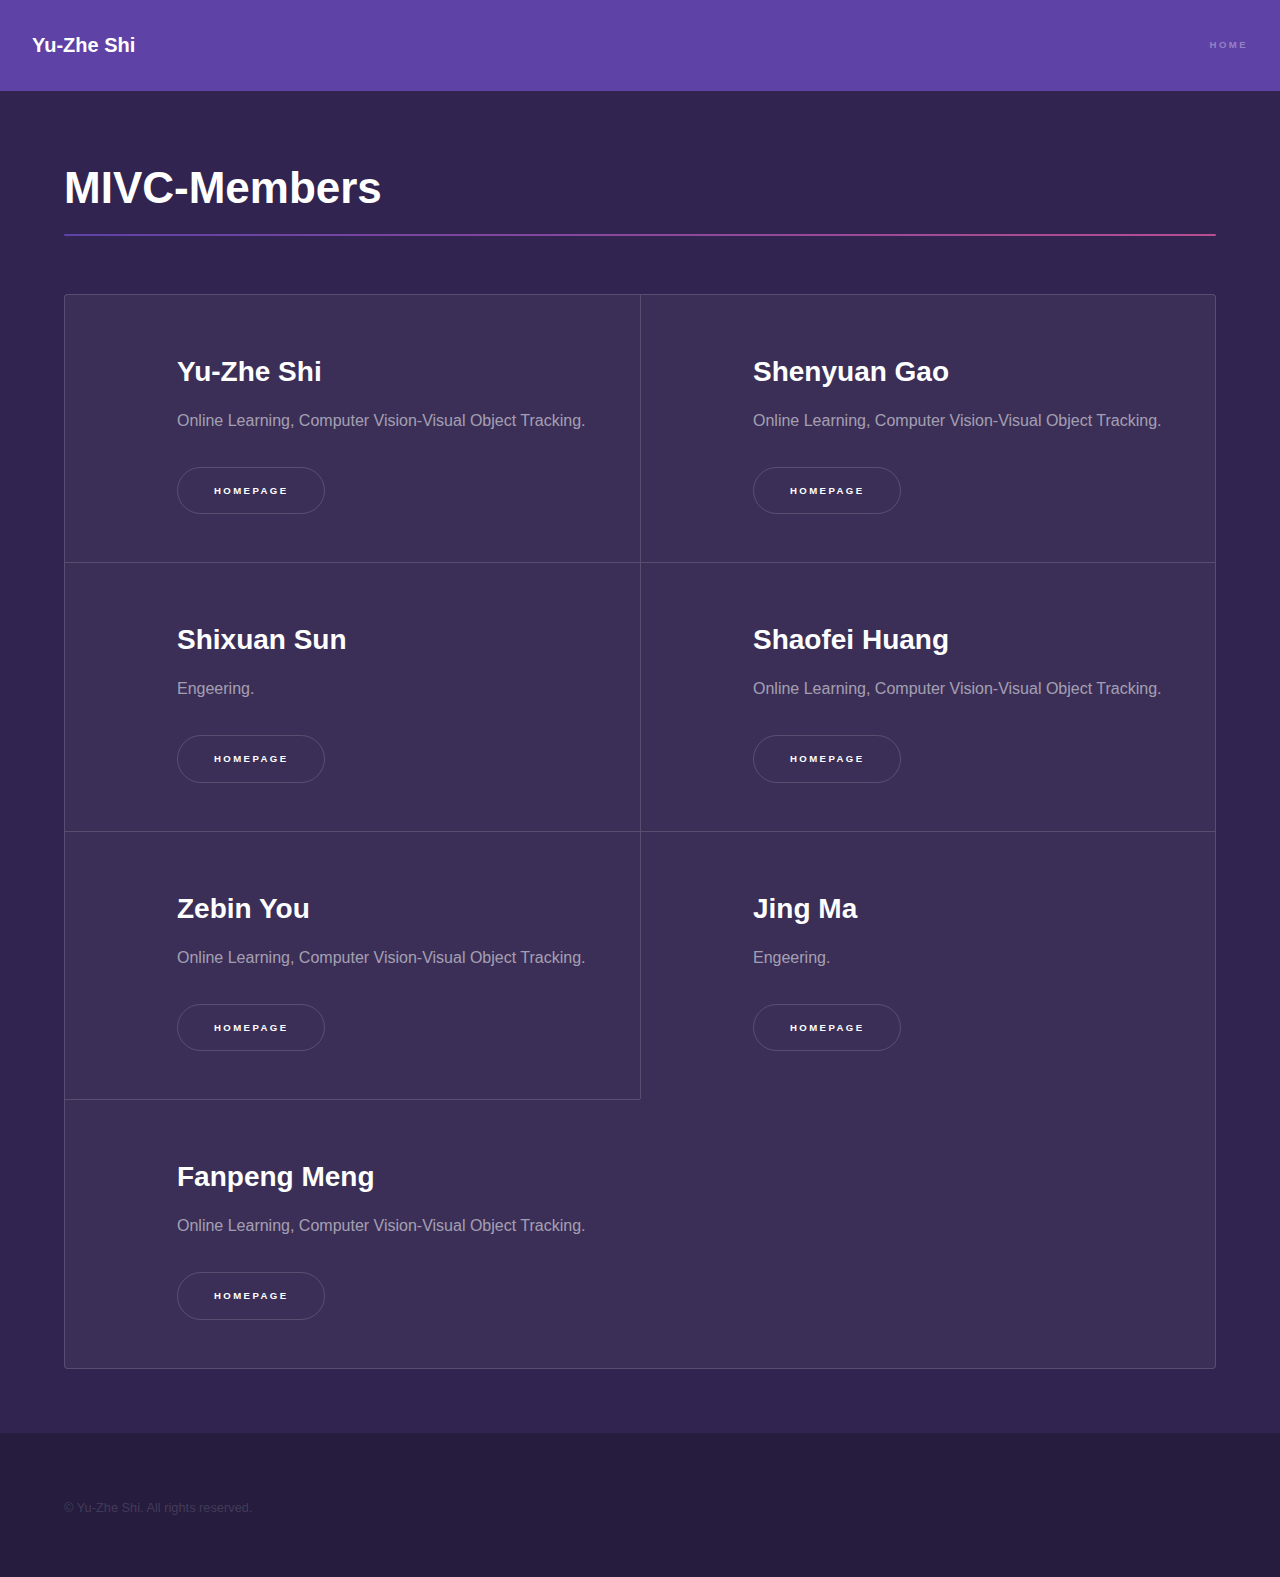
<file: Members.html>
<!DOCTYPE HTML>
<!--
	Hyperspace by HTML5 UP
	html5up.net | @ajlkn
	Free for personal and commercial use under the CCA 3.0 license (html5up.net/license)
-->
<html>
	<head>
		<title>MIVC-Members</title>
		<meta charset="utf-8" />
		<meta name="viewport" content="width=device-width, initial-scale=1, user-scalable=no" />
		<link rel="stylesheet" href="assets/css/main.css" />
		<noscript><link rel="stylesheet" href="assets/css/noscript.css" /></noscript>
	</head>
	<body class="is-preload">

		<!-- Header -->
			<header id="header">
				<a href="index.html" class="title">Yu-Zhe Shi</a>
				<nav>
					<ul>
						<li><a href="index.html">Home</a></li>
						<!--<li><a href="generic.html" class="active">Generic</a></li>
						<li><a href="elements.html">Elements</a></li>-->
					</ul>
				</nav>
			</header>

		<!-- Wrapper -->
			<div id="wrapper">

				<!-- Main -->
					<section id="main" class="wrapper">
						<div class="inner">
							<h1 class="major">MIVC-Members</h1>
							<!--<span class="image fit"><img src="images/pic04.jpg" alt="" /></span>-->
							<div class="features">
								<section>
									
									<h2>Yu-Zhe Shi</h2>
									<p>Online Learning, Computer Vision-Visual Object Tracking.</p>
									<ul class="actions">
										<li><a href="https://yuzheshi.github.io/" class="button scrolly">Homepage</a></li>
									</ul>
								</section>
								<section>
									<h2>Shenyuan Gao</h2>
									<p>Online Learning, Computer Vision-Visual Object Tracking.</p>
									<ul class="actions">
										<li><a href="" class="button scrolly">Homepage</a></li>
									</ul>
								</section>
								<section>
									<h2>Shixuan Sun</h2>
									<p>Engeering.</p>
									<ul class="actions">
										<li><a href="" class="button scrolly">Homepage</a></li>
									</ul>
								</section>
								<section>
									<h2>Shaofei Huang</h2>
									<p>Online Learning, Computer Vision-Visual Object Tracking.</p>
									<ul class="actions">
										<li><a href="" class="button scrolly">Homepage</a></li>
									</ul>
								</section>
								<section>
									<h2>Zebin You</h2>
									<p>Online Learning, Computer Vision-Visual Object Tracking.</p>
									<ul class="actions">
										<li><a href="" class="button scrolly">Homepage</a></li>
									</ul>
								</section>
								<section>
									<h2>Jing Ma</h2>
									<p>Engeering.</p>
									<ul class="actions">
										<li><a href="" class="button scrolly">Homepage</a></li>
									</ul>
								</section>
								<section>
									<h2>Fanpeng Meng</h2>
									<p>Online Learning, Computer Vision-Visual Object Tracking.</p>
									<ul class="actions">
										<li><a href="" class="button scrolly">Homepage</a></li>
									</ul>
								</section>
							</div>
						</div>
					</section>

			</div>

		<!-- Footer -->
			<footer id="footer" class="wrapper alt">
				<div class="inner">
					<ul class="menu">
						<li>&copy; Yu-Zhe Shi. All rights reserved.</li>
					</ul>
				</div>
			</footer>

		<!-- Scripts -->
			<script src="assets/js/jquery.min.js"></script>
			<script src="assets/js/jquery.scrollex.min.js"></script>
			<script src="assets/js/jquery.scrolly.min.js"></script>
			<script src="assets/js/browser.min.js"></script>
			<script src="assets/js/breakpoints.min.js"></script>
			<script src="assets/js/util.js"></script>
			<script src="assets/js/main.js"></script>

	</body>
</html>
</file>
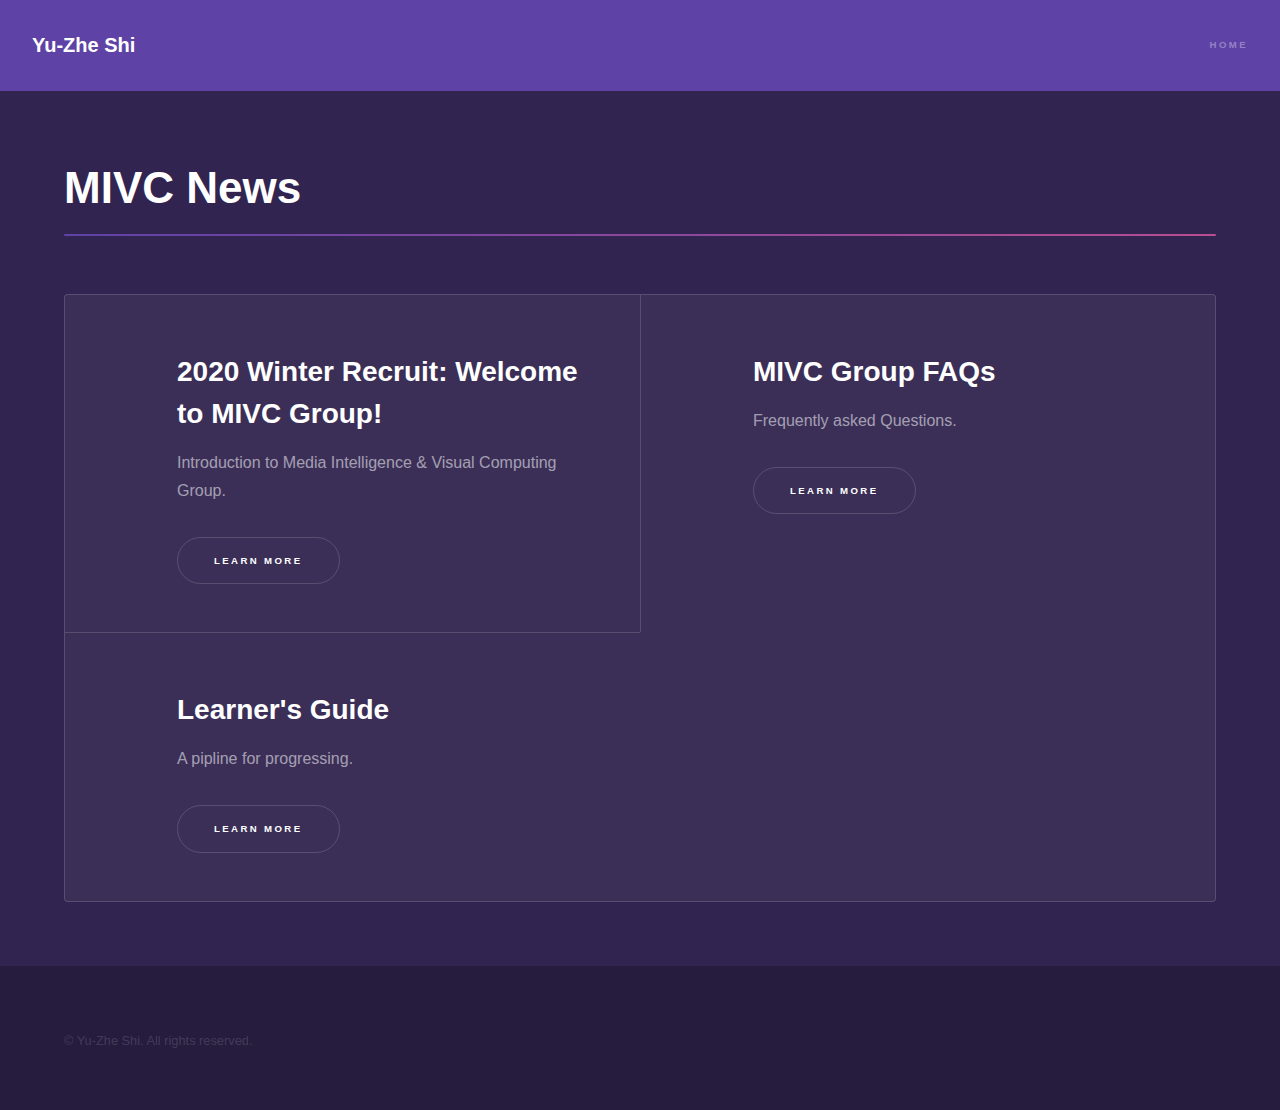
<file: News.html>
<!DOCTYPE HTML>
<!--
	Hyperspace by HTML5 UP
	html5up.net | @ajlkn
	Free for personal and commercial use under the CCA 3.0 license (html5up.net/license)
-->
<html>
	<head>
		<title>MIVC-News</title>
		<meta charset="utf-8" />
		<meta name="viewport" content="width=device-width, initial-scale=1, user-scalable=no" />
		<link rel="stylesheet" href="assets/css/main.css" />
		<noscript><link rel="stylesheet" href="assets/css/noscript.css" /></noscript>
	</head>
	<body class="is-preload">

		<!-- Header -->
			<header id="header">
				<a href="index.html" class="title">Yu-Zhe Shi</a>
				<nav>
					<ul>
						<li><a href="index.html">Home</a></li>
						<!--<li><a href="generic.html" class="active">Generic</a></li>
						<li><a href="elements.html">Elements</a></li>-->
					</ul>
				</nav>
			</header>

		<!-- Wrapper -->
			<div id="wrapper">

				<!-- Main -->
					<section id="main" class="wrapper">
						<div class="inner">
							<h1 class="major">MIVC News</h1>
							<!--<span class="image fit"><img src="images/pic04.jpg" alt="" /></span>-->
							<div class="features">
								<section>
									<h2>2020 Winter Recruit: Welcome to MIVC Group!</h2>
									<p>Introduction to Media Intelligence & Visual Computing Group.</p>
									<ul class="actions">
										<li><a href="./News/STULAB.pdf" class="button scrolly">Learn More</a></li>
									</ul>
								</section>
								<section>
									<h2>MIVC Group FAQs</h2>
									<p>Frequently asked Questions.</p>
									<ul class="actions">
										<li><a href="./News/FAQs.pdf" class="button scrolly">Learn More</a></li>
									</ul>
								</section>
								<section>
								<h2>Learner's Guide</h2>
									<p>A pipline for progressing.</p>
									<ul class="actions">
										<li><a href="./News/Pipelines.pdf" class="button scrolly">Learn More</a></li>
									</ul>
								</section>
							</div>
						</div>
					</section>

			</div>

		<!-- Footer -->
			<footer id="footer" class="wrapper alt">
				<div class="inner">
					<ul class="menu">
						<li>&copy; Yu-Zhe Shi. All rights reserved.</li>
					</ul>
				</div>
			</footer>

		<!-- Scripts -->
			<script src="assets/js/jquery.min.js"></script>
			<script src="assets/js/jquery.scrollex.min.js"></script>
			<script src="assets/js/jquery.scrolly.min.js"></script>
			<script src="assets/js/browser.min.js"></script>
			<script src="assets/js/breakpoints.min.js"></script>
			<script src="assets/js/util.js"></script>
			<script src="assets/js/main.js"></script>

	</body>
</html>
</file>
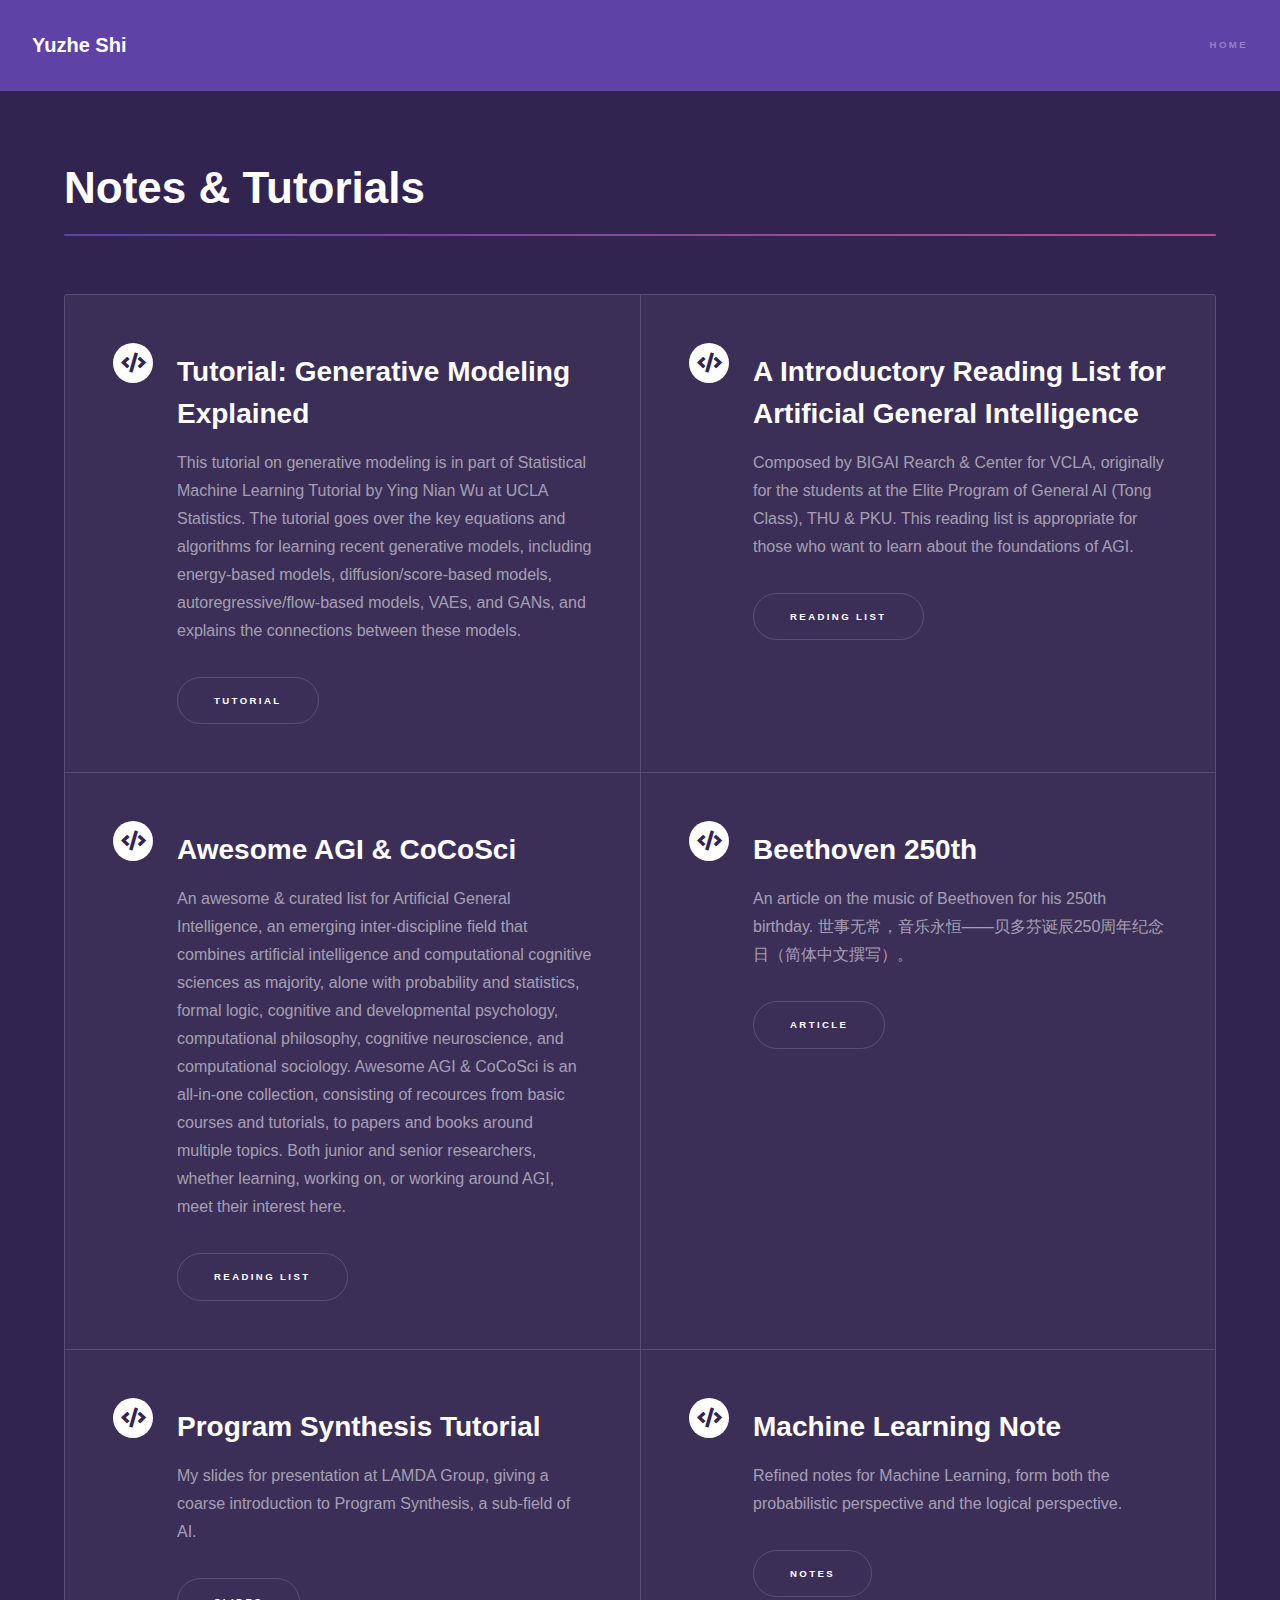
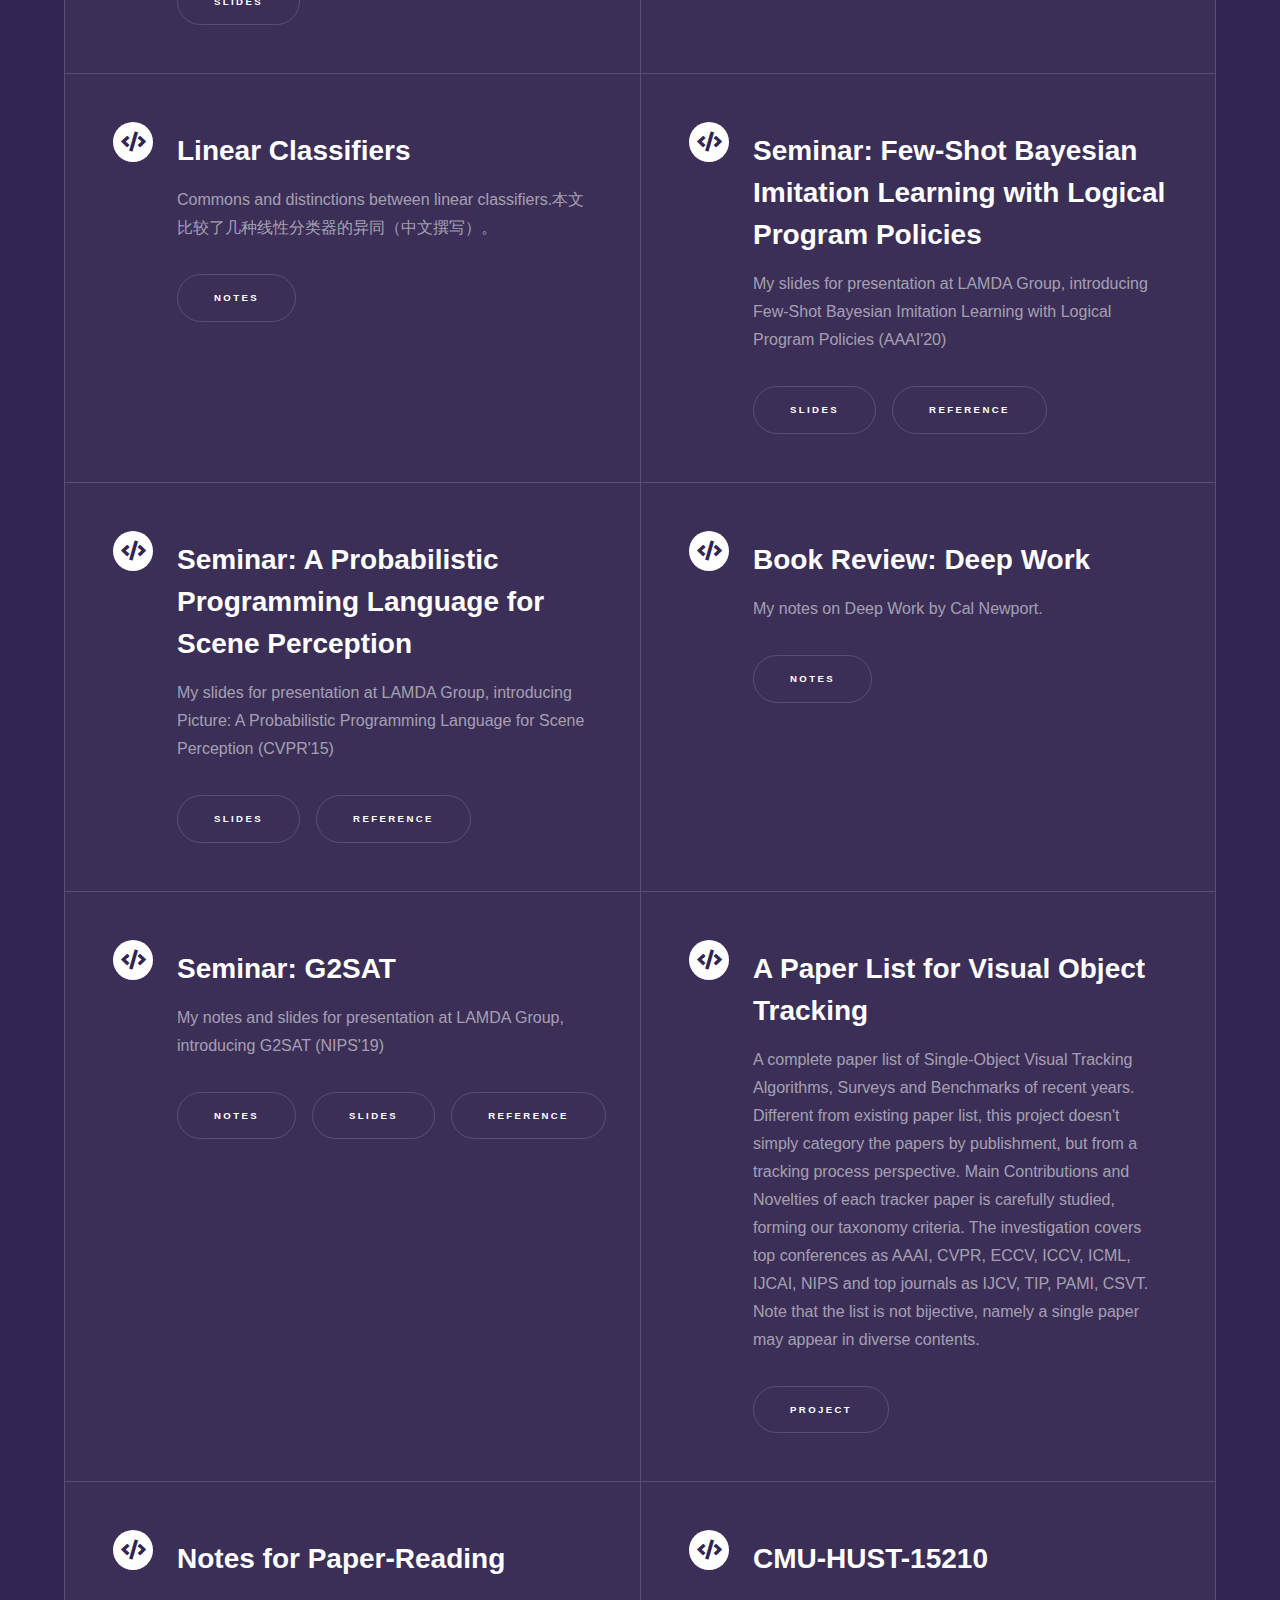
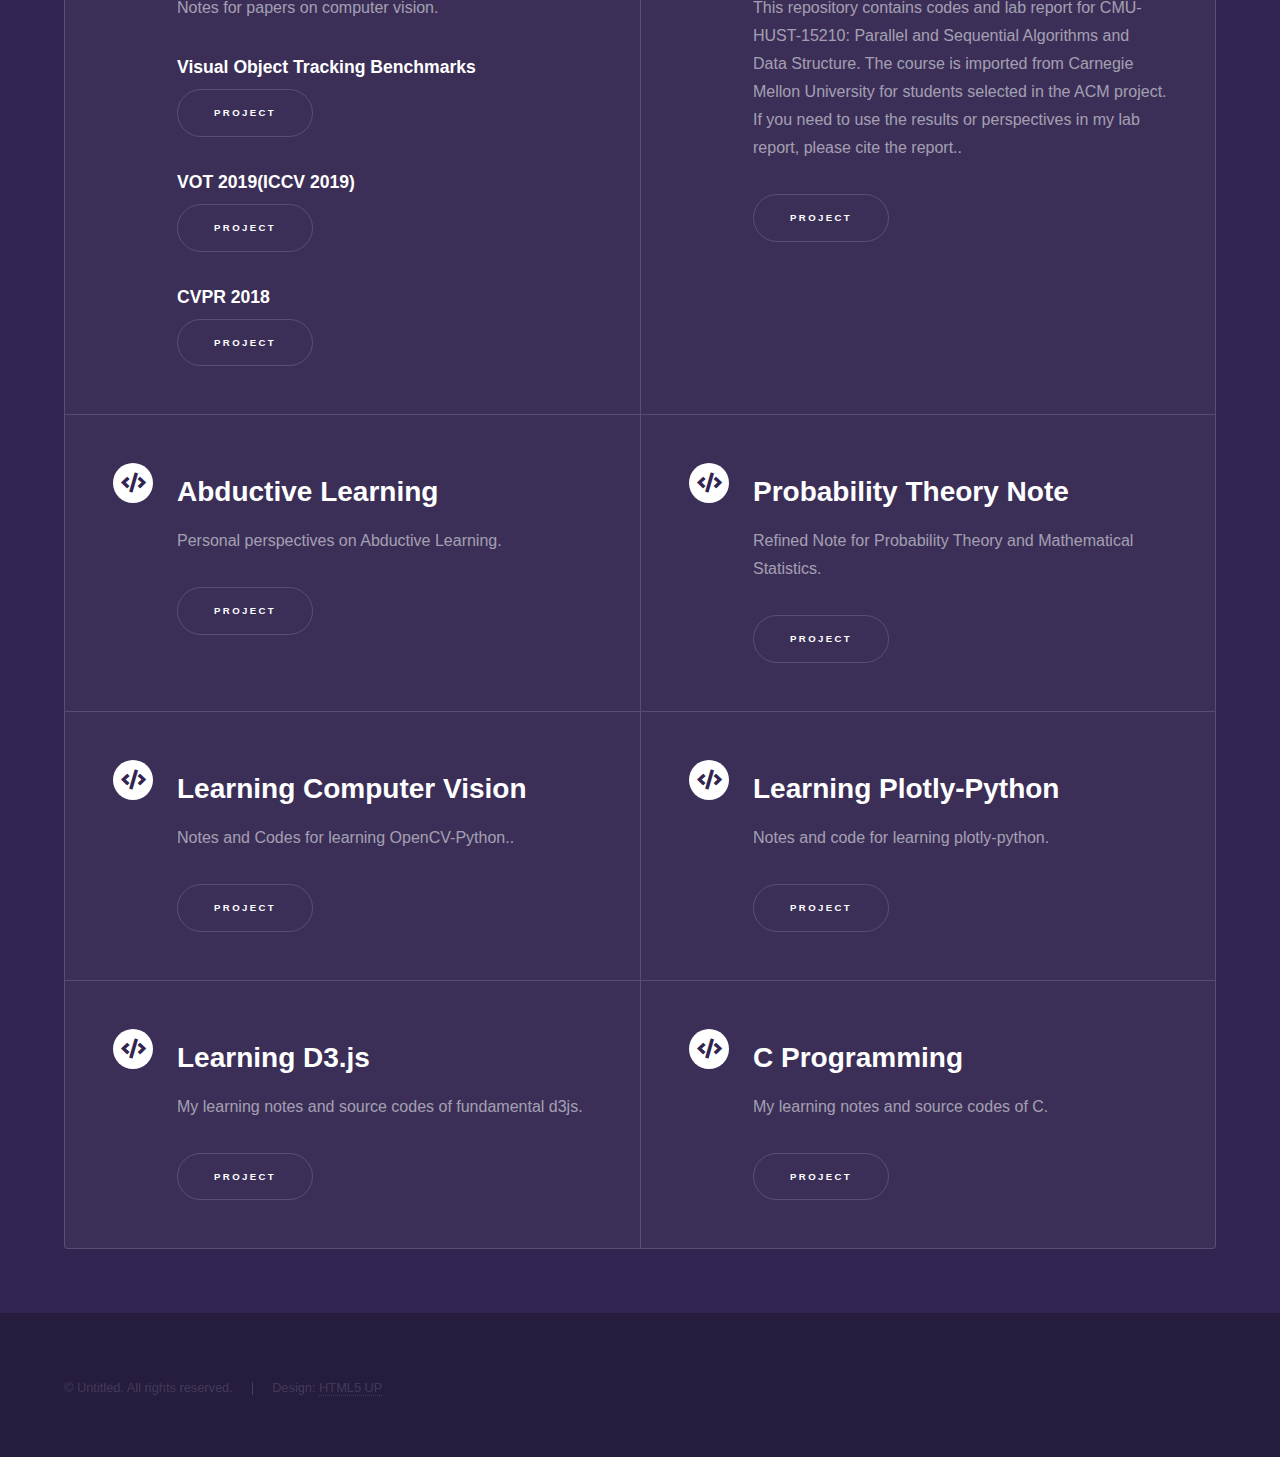
<file: Notes.html>
<!DOCTYPE HTML>
<!--
	Hyperspace by HTML5 UP
	html5up.net | @ajlkn
	Free for personal and commercial use under the CCA 3.0 license (html5up.net/license)
-->
<html>
	<head>
		<title>Notes & Tutorials</title>
		<meta charset="utf-8" />
		<meta name="viewport" content="width=device-width, initial-scale=1, user-scalable=no" />
		<link rel="stylesheet" href="assets/css/main.css" />
		<noscript><link rel="stylesheet" href="assets/css/noscript.css" /></noscript>
	</head>
	<body class="wrapper style2-black fullscreen fade-up">

		<!-- Header -->
			<header id="header">
				<a href="index.html" class="title">Yuzhe Shi</a>
				<nav>
					<ul>
						<li><a href="index.html">Home</a></li>
						<!--<li><a href="generic.html" class="active">Generic</a></li>
						<li><a href="elements.html">Elements</a></li>-->
					</ul>
				</nav>
			</header>

		<!-- Wrapper -->
			<div id="wrapper">

				<!-- Main -->
					<section id="main" class="wrapper">
						<div class="inner">
							<h1 class="major">Notes & Tutorials</h1>
							<div class="features">
								<section>
									<span class="icon solid major fa-code"></span>
									<h2>Tutorial: Generative Modeling Explained</h2>
									<p>This tutorial on generative modeling is in part of Statistical Machine Learning Tutorial by Ying Nian Wu at UCLA Statistics. The tutorial goes over the key equations and algorithms for learning recent generative models, including energy-based models, diffusion/score-based models, autoregressive/flow-based models, VAEs, and GANs, and explains the connections between these models.</p>
									<ul class="actions">
										<li><a href="https://github.com/YuzheSHI/generative-modeling-explained" class="button scrolly">Tutorial</a></li>
									</ul>
								</section>
								<section>
									<span class="icon solid major fa-code"></span>
									<h2>A Introductory Reading List for Artificial General Intelligence</h2>
									<p>Composed by BIGAI Rearch & Center for VCLA, originally for the students at the Elite Program of General AI (Tong Class), THU & PKU. This reading list is appropriate for those who want to learn about the foundations of AGI.</p>
									<ul class="actions">
										<li><a href="/Notes/AGI_Readings_Intro.pdf" class="button scrolly">Reading List</a></li>
									</ul>
								</section>
								<section>
									<span class="icon solid major fa-code"></span>
									<h2>Awesome AGI & CoCoSci</h2>
									<p>An awesome & curated list for Artificial General Intelligence, an emerging inter-discipline field that combines artificial intelligence and computational cognitive sciences as majority, alone with probability and statistics, formal logic, cognitive and developmental psychology, computational philosophy, cognitive neuroscience, and computational sociology. Awesome AGI & CoCoSci is an all-in-one collection, consisting of recources from basic courses and tutorials, to papers and books around multiple topics. Both junior and senior researchers, whether learning, working on, or working around AGI, meet their interest here.</p>
									<ul class="actions">
										<li><a href="https://github.com/YuzheSHI/awesome-agi-cocosci" class="button scrolly">Reading List</a></li>
									</ul>
								</section>
								<section>
									<span class="icon solid major fa-code"></span>
									<h2>Beethoven 250th</h2>
									<p> An article on the music of Beethoven for his 250th birthday. 世事无常，音乐永恒——贝多芬诞辰250周年纪念日（简体中文撰写）。</p>
									<ul class="actions">
										<li><a href="/Notes/Beethoven250th.pdf" class="button scrolly">Article</a></li>
									</ul>
								</section>
								<section>
									<span class="icon solid major fa-code"></span>
									<h2>Program Synthesis Tutorial</h2>
									<p> My slides for presentation at LAMDA Group, giving a coarse introduction to Program Synthesis, a sub-field of AI.</p>
									<ul class="actions">
										<li><a href="Notes/Program_Synthesis_Tutorial.pdf" class="button scrolly">Slides</a></li>
									</ul>
								</section>
								<section>
									<span class="icon solid major fa-code"></span>
									<h2>Machine Learning Note</h2>
									<p> Refined notes for Machine Learning, form both the probabilistic perspective and the logical perspective.</p>
									<ul class="actions">
										<li><a href="Notes/ML-Notes.pdf" class="button scrolly">Notes</a></li>
									</ul>
								</section>
								<section>
									<span class="icon solid major fa-code"></span>
									<h2>Linear Classifiers</h2>
									<p> Commons and distinctions between linear classifiers.本文比较了几种线性分类器的异同（中文撰写）。</p>
									<ul class="actions">
										<li><a href="Notes/LinearClassifier_Note.pdf" class="button scrolly">Notes</a></li>
									</ul>
								</section>
								<section>
									<span class="icon solid major fa-code"></span>
									<h2>Seminar: Few-Shot Bayesian Imitation Learning with Logical Program Policies</h2>
									<p>My slides for presentation at LAMDA Group, introducing Few-Shot Bayesian Imitation Learning with Logical Program Policies (AAAI'20)</p>
									<ul class="actions">
										<li><a href="Notes/Seminar_Logical Program Policies.pdf" class="button scrolly">Slides</a></li>
										<li><a href="https://arxiv.org/abs/1904.06317" class="button scrolly">Reference</a></li>
									</ul>
								</section>
								<section>
									<span class="icon solid major fa-code"></span>
									<h2>Seminar: A Probabilistic Programming Language for Scene Perception</h2>
									<p>My slides for presentation at LAMDA Group, introducing Picture: A Probabilistic Programming Language for Scene Perception (CVPR'15)</p>
									<ul class="actions">
										<li><a href="Notes/Seminar_Picture.pdf" class="button scrolly">Slides</a></li>
										<li><a href="https://dspace.mit.edu/handle/1721.1/96620" class="button scrolly">Reference</a></li>
									</ul>
								</section>
								<section>
									<span class="icon solid major fa-code"></span>
									<h2>Book Review: Deep Work</h2>
									<p>My notes on Deep Work by Cal Newport.</p>
									<ul class="actions">
										<li><a href="Notes/Deep%20Work%20Notes.pdf" class="button scrolly">Notes</a></li>
									</ul>
								</section>
								<section>
									<span class="icon solid major fa-code"></span>
									<h2>Seminar: G2SAT</h2>
									<p>My notes and slides for presentation at LAMDA Group, introducing G2SAT (NIPS'19)</p>
									<ul class="actions">
										<li><a href="Notes/Note-G2SAT.pdf" class="button scrolly">Notes</a></li><li><a href="Notes/Presentation-G2SAT.pdf" class="button scrolly">Slides</a></li>
										<li><a href="https://arxiv.org/abs/1910.13445" class="button scrolly">Reference</a></li>
									</ul>
								</section>
								<section>
									<span class="icon solid major fa-code"></span>
									<h2>A Paper List for Visual Object Tracking</h2>
									<p>A complete paper list of Single-Object Visual Tracking Algorithms, Surveys and Benchmarks of recent years. Different from existing paper list, this project doesn't simply category the papers by publishment, but from a tracking process perspective. Main Contributions and Novelties of each tracker paper is carefully studied, forming our taxonomy criteria. The investigation covers top conferences as AAAI, CVPR, ECCV, ICCV, ICML, IJCAI, NIPS and top journals as IJCV, TIP, PAMI, CSVT. Note that the list is not bijective, namely a single paper may appear in diverse contents.</p>
									<ul class="actions">
										<li><a href="https://github.com/YuzheSHI/Single-Object-Visual-Tracking_A-Paper-List" class="button scrolly">Project</a></li>
									</ul>
								</section>
								<section>
									<span class="icon solid major fa-code"></span>
									<h2>Notes for Paper-Reading</h2>
									<p>Notes for papers on computer vision.</p>
									<h3>Visual Object Tracking Benchmarks</h3>
									<ul class="actions">
										<li><a href="https://github.com/YuzheSHI/Benchmarks-for-Single-Object-Visual-Tracking" class="button scrolly">Project</a></li>
									</ul>
									<h3>VOT 2019(ICCV 2019)</h3>
									<ul class="actions">
										<li><a href="https://github.com/YuzheSHI/VOT2019Challenge_essential" class="button scrolly">Project</a></li>
									</ul>
									<h3>CVPR 2018</h3>
									<ul class="actions">
										<li><a href="https://github.com/YuzheSHI/Exploring-CVPR-2018" class="button scrolly">Project</a></li>
									</ul>
								</section>
								<section>
									<span class="icon solid major fa-code"></span>
									<h2>CMU-HUST-15210</h2>
									<p>This repository contains codes and lab report for CMU-HUST-15210: Parallel and Sequential Algorithms and Data Structure. The course is imported from Carnegie Mellon University for students selected in the ACM project. If you need to use the results or perspectives in my lab report, please cite the report..</p>
									<ul class="actions">
										<li><a href="https://github.com/YuzheSHI/CMU-HUST-15210_Lab" class="button scrolly">Project</a></li>
									</ul>
								</section>
								<section>
									<span class="icon solid major fa-code"></span>
									<h2>Abductive Learning</h2>
									<p>Personal perspectives on Abductive Learning.</p>
									<ul class="actions">
										<li><a href="Notes/Perspectives on Abductive Learning.pdf" class="button scrolly">Project</a></li>
									</ul>
								</section>
								<section>
									<span class="icon solid major fa-code"></span>
									<h2>Probability Theory Note</h2>
									<p>Refined Note for Probability Theory and Mathematical Statistics.</p>
									<ul class="actions">
										<li><a href="Notes/ProbabilityTheory_Notes.pdf" class="button scrolly">Project</a></li>
									</ul>
								</section>
								<section>
									<span class="icon solid major fa-code"></span>
									<h2>Learning Computer Vision</h2>
									<p>Notes and Codes for learning OpenCV-Python..</p>
									<ul class="actions">
										<li><a href="https://github.com/YuzheSHI/Learning_Computer_Vision" class="button scrolly">Project</a></li>
									</ul>
								</section>
								<section>
									<span class="icon solid major fa-code"></span>
									<h2>Learning Plotly-Python</h2>
									<p>Notes and code for learning plotly-python.</p>
									<ul class="actions">
										<li><a href="https://github.com/YuzheSHI/Learning_Plotly_Python" class="button scrolly">Project</a></li>
									</ul>
								</section>
								<section>
									<span class="icon solid major fa-code"></span>
									<h2>Learning D3.js</h2>
									<p>My learning notes and source codes of fundamental d3js.</p>
									<ul class="actions">
										<li><a href="https://github.com/YuzheSHI/Learning-D3.js" class="button scrolly">Project</a></li>
									</ul>
								</section>
								<section>
									<span class="icon solid major fa-code"></span>
									<h2>C Programming</h2>
									<p>My learning notes and source codes of C.</p>
									<ul class="actions">
										<li><a href="https://github.com/YuzheSHI/Advanced-Programming-Language-C" class="button scrolly">Project</a></li>
									</ul>
								</section>
								
							</div>
						</div>
					</section>

			</div>

		<!-- Footer -->
			<footer id="footer" class="wrapper alt">
				<div class="inner">
					<ul class="menu">
						<li>&copy; Untitled. All rights reserved.</li><li>Design: <a href="http://html5up.net">HTML5 UP</a></li>
					</ul>
				</div>
			</footer>

		<!-- Scripts -->
			<script src="assets/js/jquery.min.js"></script>
			<script src="assets/js/jquery.scrollex.min.js"></script>
			<script src="assets/js/jquery.scrolly.min.js"></script>
			<script src="assets/js/browser.min.js"></script>
			<script src="assets/js/breakpoints.min.js"></script>
			<script src="assets/js/util.js"></script>
			<script src="assets/js/main.js"></script>

	</body>
</html>
</file>
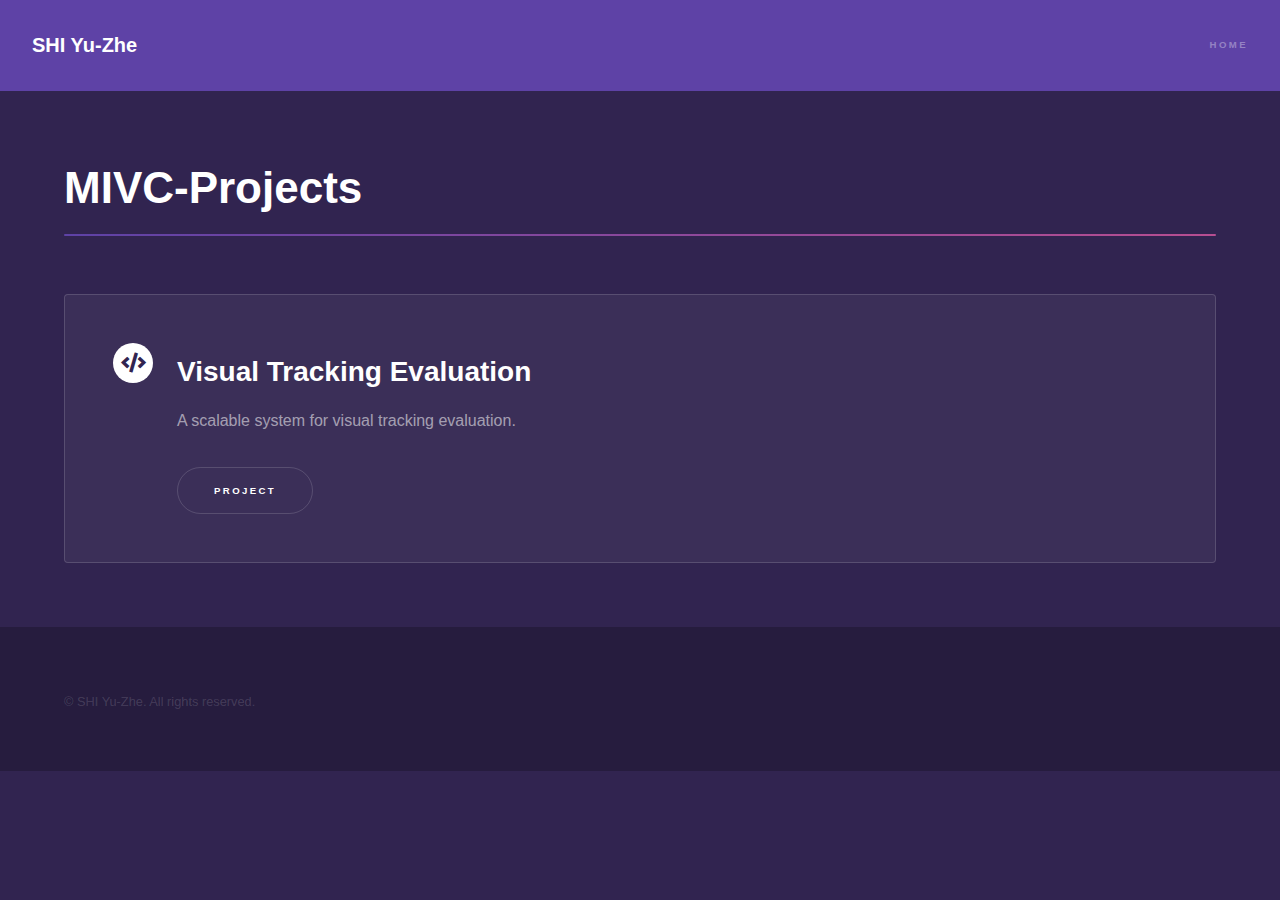
<file: Projects.html>
<!DOCTYPE HTML>
<!--
	Hyperspace by HTML5 UP
	html5up.net | @ajlkn
	Free for personal and commercial use under the CCA 3.0 license (html5up.net/license)
-->
<html>
	<head>
		<title>MIVC-Projects</title>
		<meta charset="utf-8" />
		<meta name="viewport" content="width=device-width, initial-scale=1, user-scalable=no" />
		<link rel="stylesheet" href="assets/css/main.css" />
		<noscript><link rel="stylesheet" href="assets/css/noscript.css" /></noscript>
	</head>
	<body class="is-preload">

		<!-- Header -->
			<header id="header">
				<a href="index.html" class="title">SHI Yu-Zhe</a>
				<nav>
					<ul>
						<li><a href="index.html">Home</a></li>
						<!--<li><a href="generic.html" class="active">Generic</a></li>
						<li><a href="elements.html">Elements</a></li>-->
					</ul>
				</nav>
			</header>

		<!-- Wrapper -->
			<div id="wrapper">

				<!-- Main -->
					<section id="main" class="wrapper">
						<div class="inner">
							<h1 class="major">MIVC-Projects</h1>
							<!--<span class="image fit"><img src="images/pic04.jpg" alt="" /></span>-->
							<div class="features">
								<section>
									<span class="icon solid major fa-code"></span>
									<h2>Visual Tracking Evaluation</h2>
									<p>A scalable system for visual tracking evaluation.</p>
									<ul class="actions">
										<li><a href="https://github.com/YuzheSHI/Visual_Tracking_Surveys" class="button scrolly">Project</a></li>
									</ul>
								</section>
							</div>
						</div>
					</section>

			</div>

		<!-- Footer -->
			<footer id="footer" class="wrapper alt">
				<div class="inner">
					<ul class="menu">
						<li>&copy; SHI Yu-Zhe. All rights reserved.</li>
					</ul>
				</div>
			</footer>

		<!-- Scripts -->
			<script src="assets/js/jquery.min.js"></script>
			<script src="assets/js/jquery.scrollex.min.js"></script>
			<script src="assets/js/jquery.scrolly.min.js"></script>
			<script src="assets/js/browser.min.js"></script>
			<script src="assets/js/breakpoints.min.js"></script>
			<script src="assets/js/util.js"></script>
			<script src="assets/js/main.js"></script>

	</body>
</html>
</file>
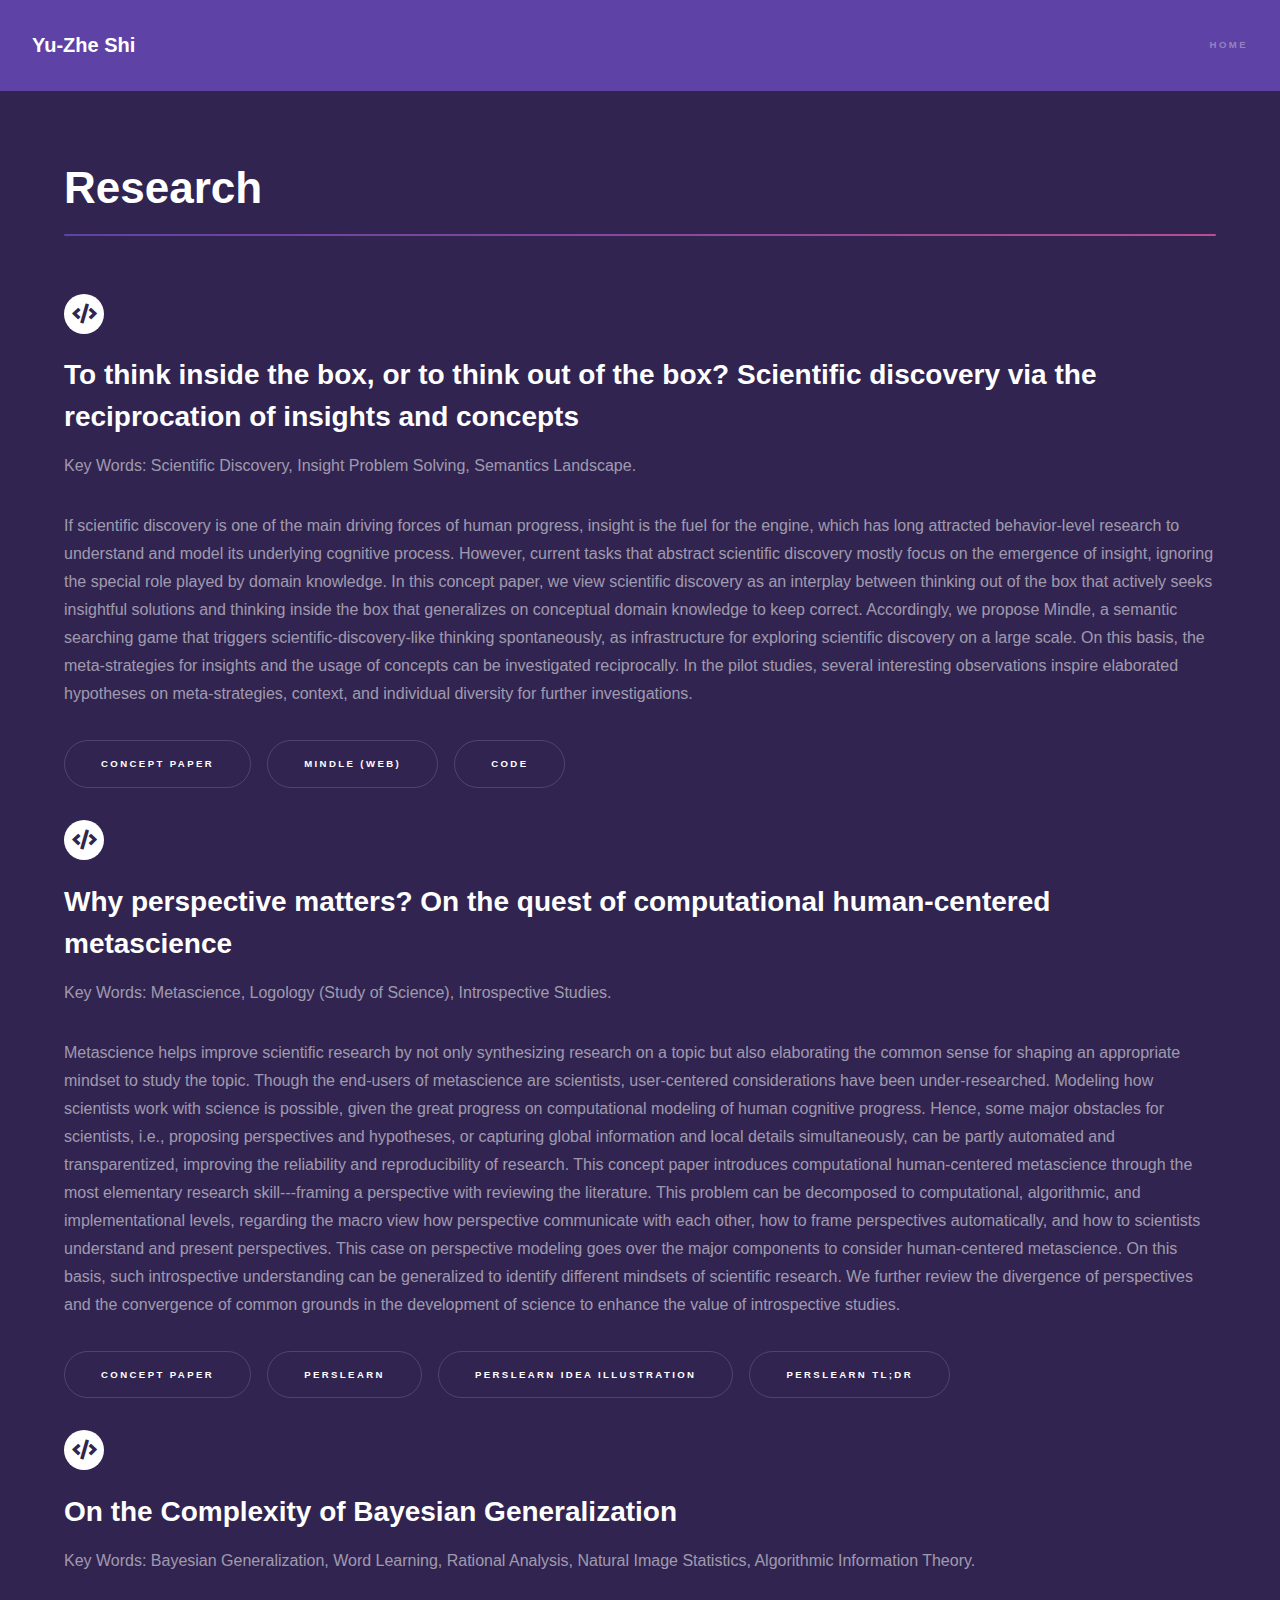
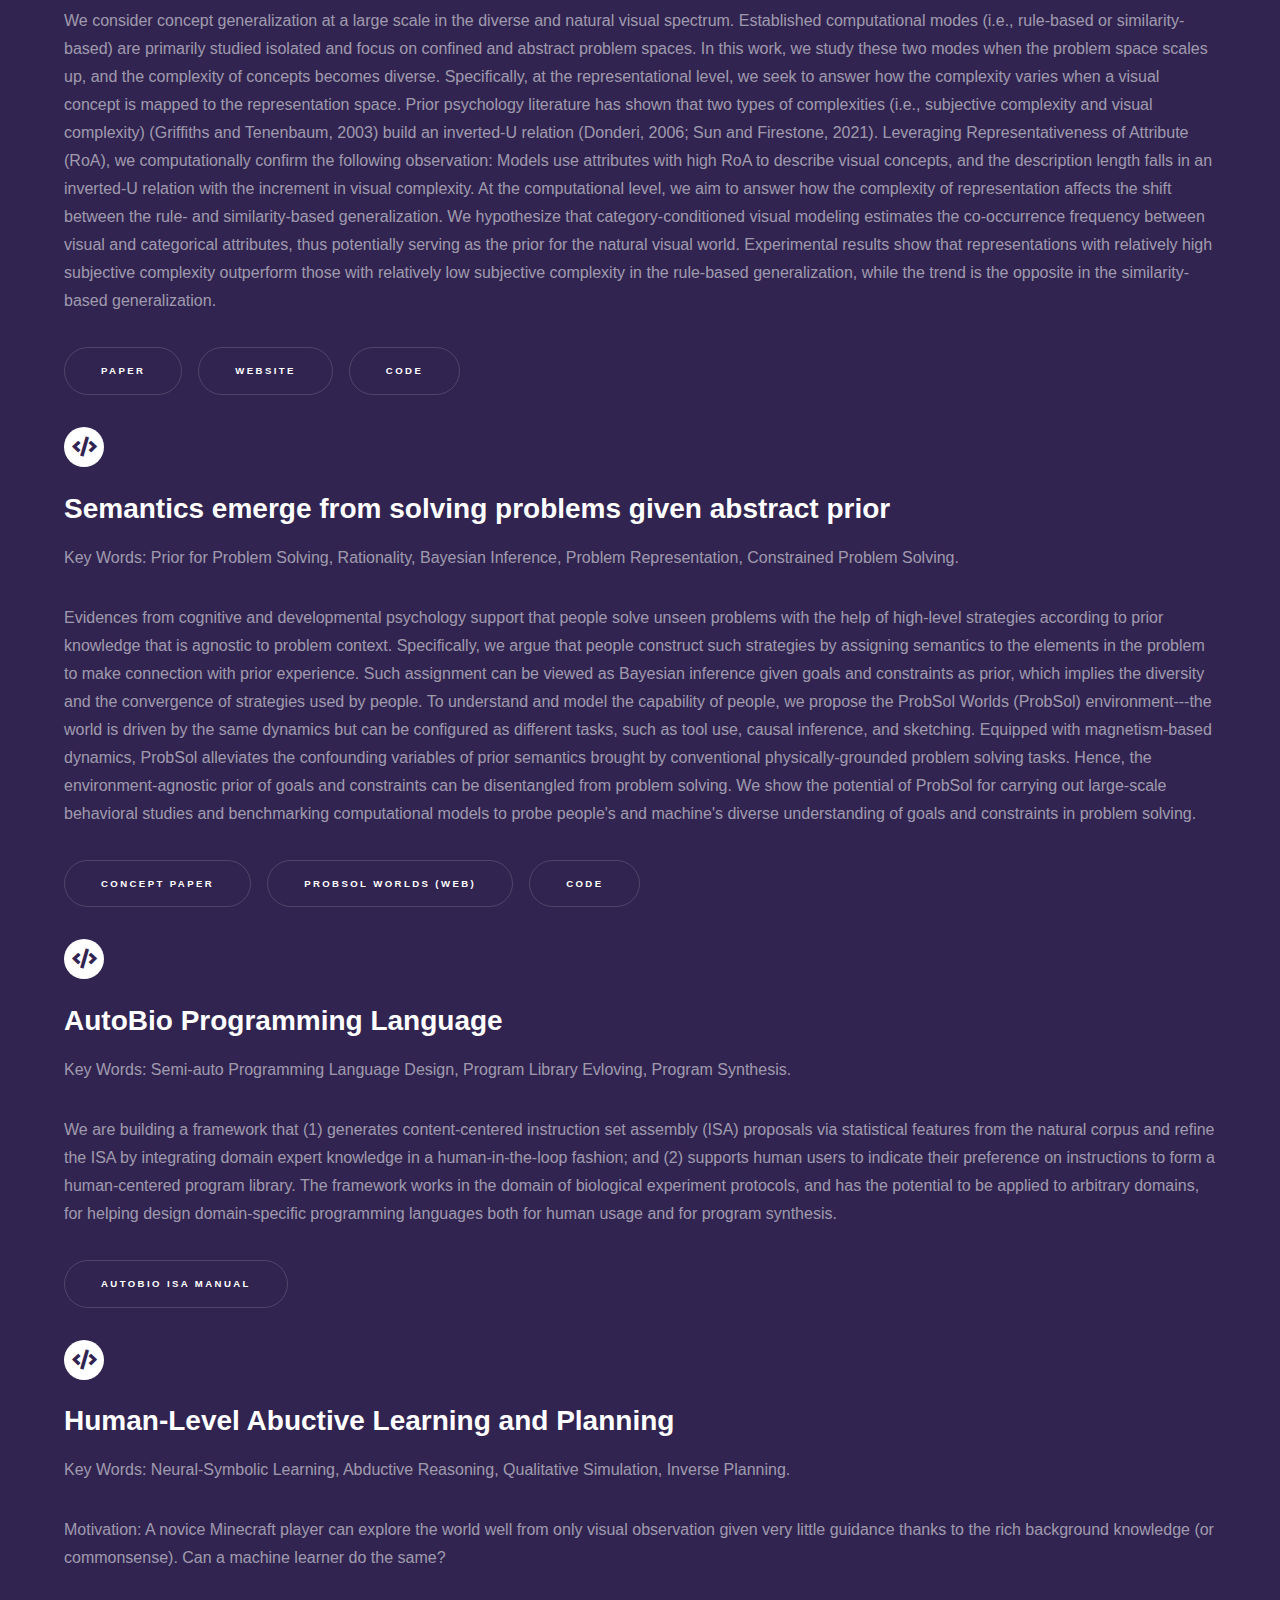
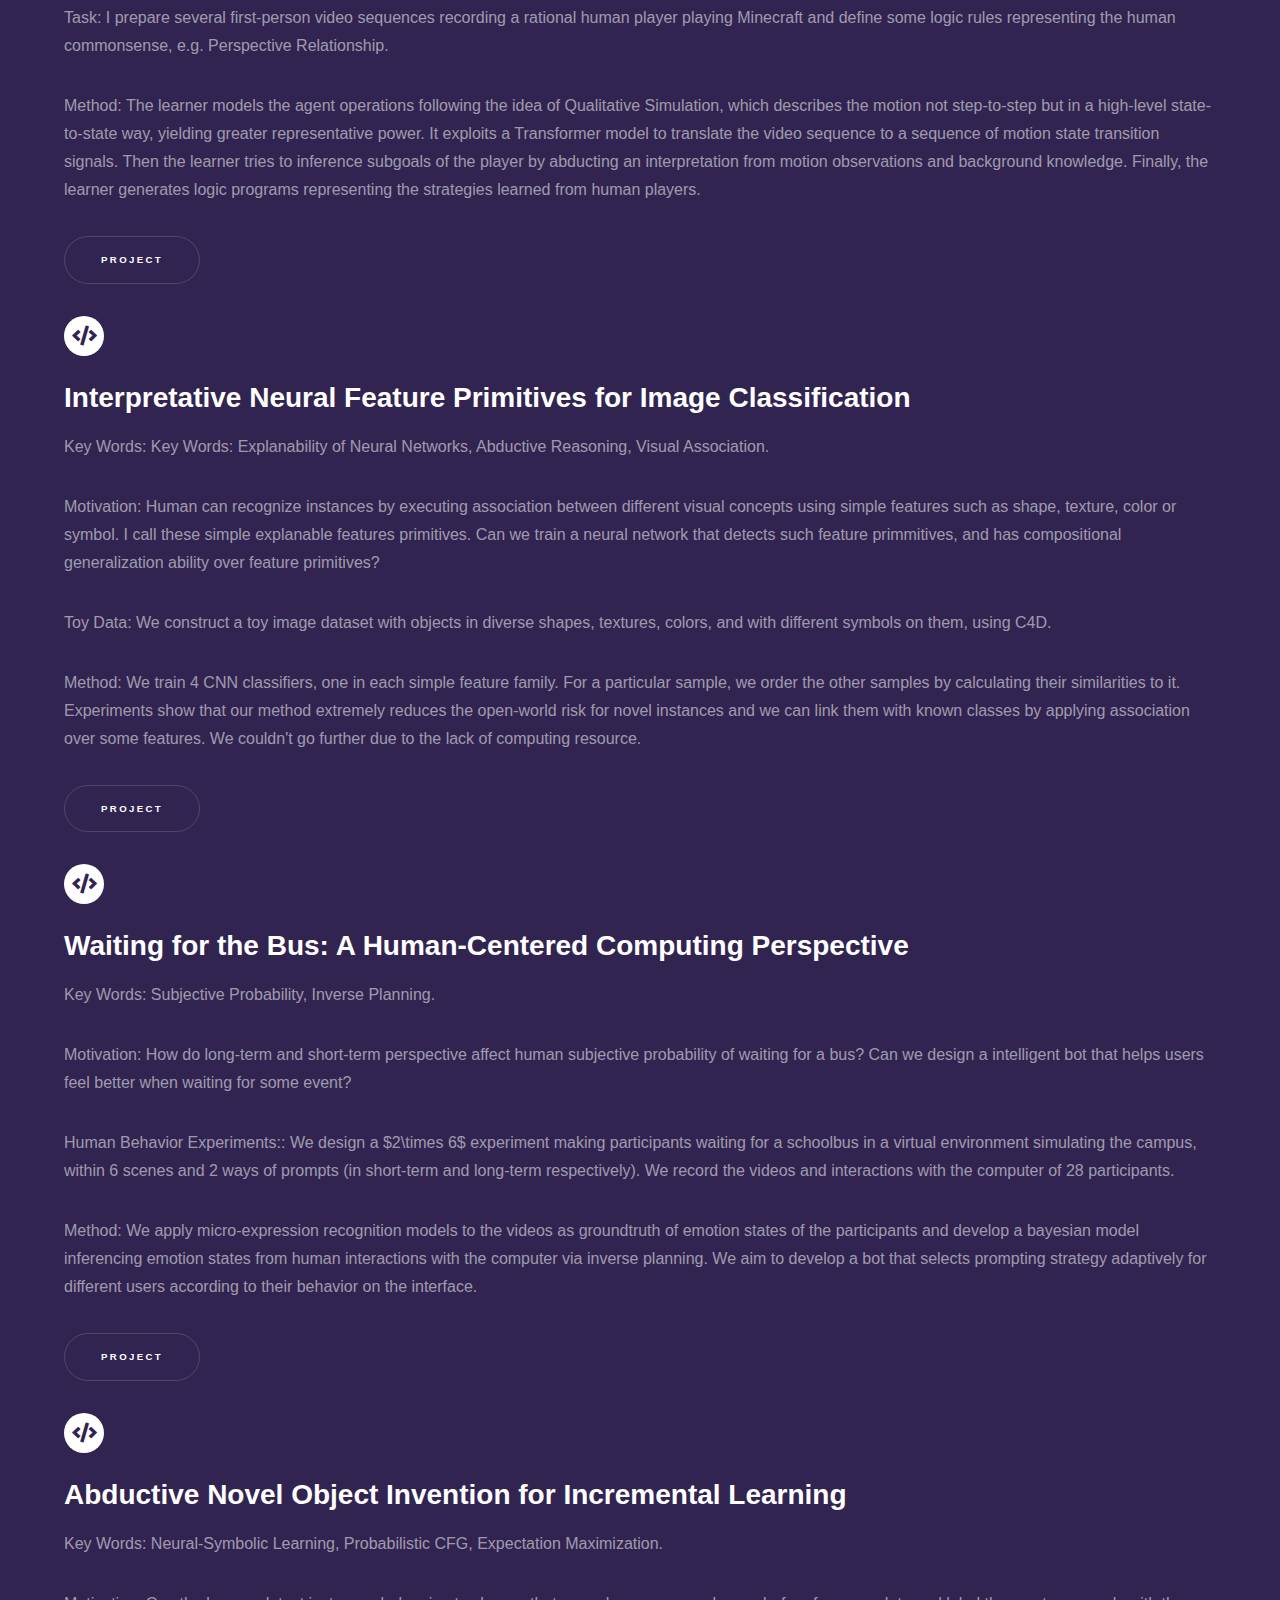
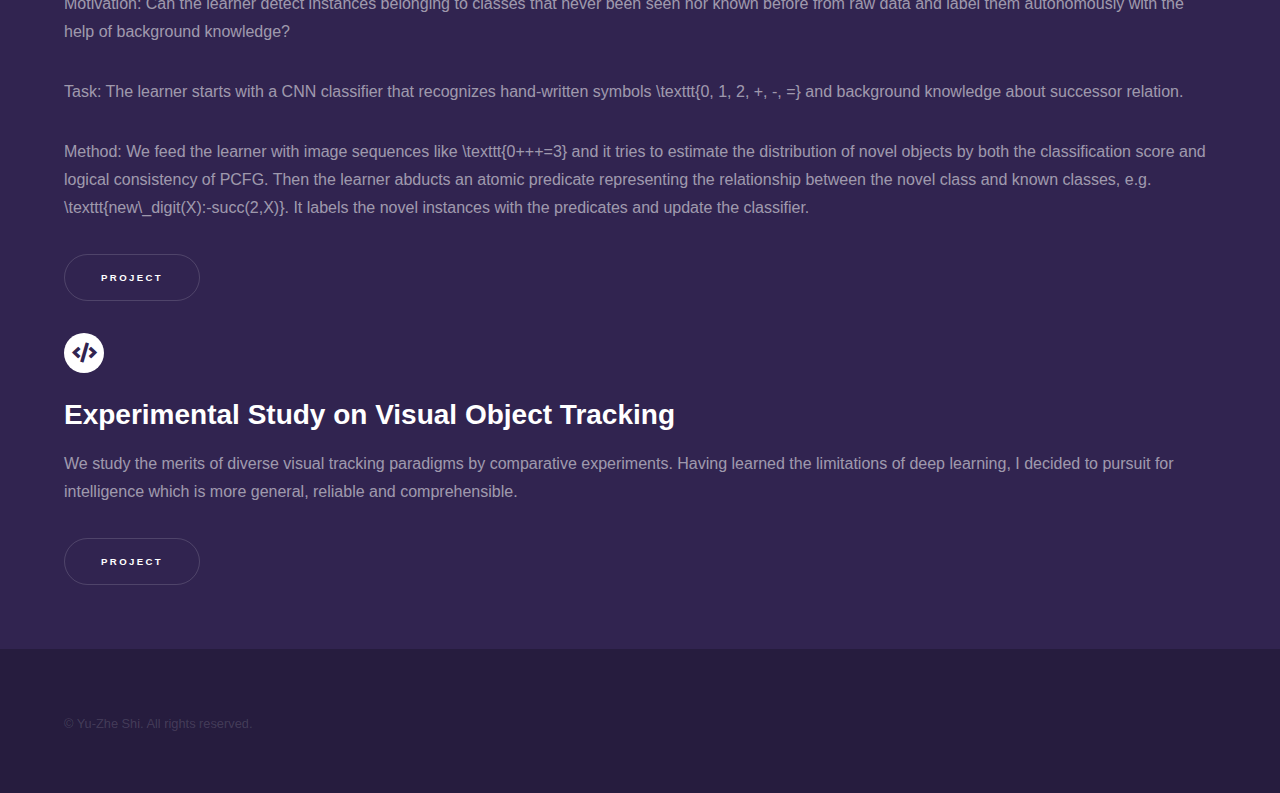
<file: Research.html>
<!DOCTYPE HTML>
<!--
	Hyperspace by HTML5 UP
	html5up.net | @ajlkn
	Free for personal and commercial use under the CCA 3.0 license (html5up.net/license)
-->
<html>
	<head>
		<title>Research</title>
		<meta charset="utf-8" />
		<meta name="viewport" content="width=device-width, initial-scale=1, user-scalable=no" />
		<link rel="stylesheet" href="assets/css/main.css" />
		<noscript><link rel="stylesheet" href="assets/css/noscript.css" /></noscript>
	</head>
	<body class="wrapper style2-black fullscreen fade-up">

		<!-- Header -->
			<header id="header">
				<a href="index.html" class="title">Yu-Zhe Shi</a>
				<nav>
					<ul>
						<li><a href="index.html">Home</a></li>
						<!--<li><a href="generic.html" class="active">Generic</a></li>
						<li><a href="elements.html">Elements</a></li>-->
					</ul>
				</nav>
			</header>

		<!-- Wrapper -->
			<div id="wrapper">

				<!-- Main -->
					<section id="main" class="wrapper">
						<div class="inner">
							<h1 class="major">Research</h1>
							<!--<span class="image fit"><img src="images/pic04.jpg" alt="" /></span>-->
							<div class="content">
								<section>
									<span class="icon solid major fa-code"></span>
									<h2>To think inside the box, or to think out of the box? Scientific discovery via the reciprocation of insights and concepts</h2>
									<p>Key Words: Scientific Discovery, Insight Problem Solving, Semantics Landscape.</p>
									<p>If scientific discovery is one of the main driving forces of human progress, insight is the fuel for the engine, which has long attracted behavior-level research to understand and model its underlying cognitive process. However, current tasks that abstract scientific discovery mostly focus on the emergence of insight, ignoring the special role played by domain knowledge. In this concept paper, we view scientific discovery as an interplay between thinking out of the box that actively seeks insightful solutions and thinking inside the box that generalizes on conceptual domain knowledge to keep correct. Accordingly, we propose Mindle, a semantic searching game that triggers scientific-discovery-like thinking spontaneously, as infrastructure for exploring scientific discovery on a large scale. On this basis, the meta-strategies for insights and the usage of concepts can be investigated reciprocally. In the pilot studies, several interesting observations inspire elaborated hypotheses on meta-strategies, context, and individual diversity for further investigations.</p>
									<ul class="actions">
										<li><a href="https://arxiv.org/abs/2212.00258" class="button scrolly">Concept Paper</a></li>
										<li><a href="http://mindle.cn/" class="button scrolly">Mindle (Web)</a></li>
										<li><a href="https://github.com/YuzheSHI/Mindle" class="button scrolly">Code</a></li>
									</ul>
								</section>
								<section>
									<span class="icon solid major fa-code"></span>
									<h2>Why perspective matters? On the quest of computational human-centered metascience</h2>
									<p>Key Words: Metascience, Logology (Study of Science), Introspective Studies.</p>
									<p>Metascience helps improve scientific research by not only synthesizing research on a topic but also elaborating the common sense for shaping an appropriate mindset to study the topic. Though the end-users of metascience are scientists, user-centered considerations have been under-researched. Modeling how scientists work with science is possible, given the great progress on computational modeling of human cognitive progress. Hence, some major obstacles for scientists, i.e., proposing perspectives and hypotheses, or capturing global information and local details simultaneously, can be partly automated and transparentized, improving the reliability and reproducibility of research. This concept paper introduces computational human-centered metascience through the most elementary research skill---framing a perspective with reviewing the literature. This problem can be decomposed to computational, algorithmic, and implementational levels, regarding the macro view how perspective communicate with each other, how to frame perspectives automatically, and how to scientists understand and present perspectives. This case on perspective modeling goes over the major components to consider human-centered metascience. On this basis, such introspective understanding can be generalized to identify different mindsets of scientific research. We further review the divergence of perspectives and the convergence of common grounds in the development of science to enhance the value of introspective studies.</p>
									<ul class="actions">
										<li><a href="papers/perslearn/PersLEARN_Concept_Paper.pdf" class="button scrolly">Concept Paper</a></li>
										<li><a href="https://perslearn.com/" class="button scrolly">PersLEARN</a></li>
										<li><a href="demo/perslearn/pers_analogy_caption.mp4" class="button scrolly">PersLEARN Idea Illustration</a></li>
										<li><a href="demo/perslearn/pers_analogy_short.mp4" class="button scrolly">PersLEARN TL;DR</a></li>
									</ul>
								</section>
								<section>
									<span class="icon solid major fa-code"></span>
									<h2>On the Complexity of Bayesian Generalization</h2>
									<p>Key Words: Bayesian Generalization, Word Learning, Rational Analysis, Natural Image Statistics, Algorithmic Information Theory.</p>
									<p>We consider concept generalization at a large scale in the diverse and natural visual spectrum. Established computational modes (i.e., rule-based or similarity-based) are primarily studied isolated and focus on confined and abstract problem spaces. In this work, we study these two modes when the problem space scales up, and the complexity of concepts becomes diverse. Specifically, at the representational level, we seek to answer how the complexity varies when a visual concept is mapped to the representation space. Prior psychology literature has shown that two types of complexities (i.e., subjective complexity and visual complexity) (Griffiths and Tenenbaum, 2003) build an inverted-U relation (Donderi, 2006; Sun and Firestone, 2021). Leveraging Representativeness of Attribute (RoA), we computationally confirm the following observation: Models use attributes with high RoA to describe visual concepts, and the description length falls in an inverted-U relation with the increment in visual complexity. At the computational level, we aim to answer how the complexity of representation affects the shift between the rule- and similarity-based generalization. We hypothesize that category-conditioned visual modeling estimates the co-occurrence frequency between visual and categorical attributes, thus potentially serving as the prior for the natural visual world. Experimental results show that representations with relatively high subjective complexity outperform those with relatively low subjective complexity in the rule-based generalization, while the trend is the opposite in the similarity-based generalization.</p>
									<ul class="actions">
										<li><a href="https://arxiv.org/abs/2211.11033" class="button scrolly">Paper</a></li>
										<li><a href="https://sites.google.com/view/bayesian-generalization" class="button scrolly">Website</a></li>
										<li><a href="https://github.com/YuzheSHI/bayesian-generalization-complexity" class="button scrolly">Code</a></li>
									</ul>
								</section>
								<section>
									<span class="icon solid major fa-code"></span>
									<h2>Semantics emerge from solving problems given abstract prior</h2>
									<p>Key Words: Prior for Problem Solving, Rationality, Bayesian Inference, Problem Representation, Constrained Problem Solving.</p>
									<p>Evidences from cognitive and developmental psychology support that people solve unseen problems with the help of high-level strategies according to prior knowledge that is agnostic to problem context. Specifically, we argue that people construct such strategies by assigning semantics to the elements in the problem to make connection with prior experience. Such assignment can be viewed as Bayesian inference given goals and constraints as prior, which implies the diversity and the convergence of strategies used by people. To understand and model the capability of people, we propose the ProbSol Worlds (ProbSol) environment---the world is driven by the same dynamics but can be configured as different tasks, such as tool use, causal inference, and sketching. Equipped with magnetism-based dynamics, ProbSol alleviates the confounding variables of prior semantics brought by conventional physically-grounded problem solving tasks. Hence, the environment-agnostic prior of goals and constraints can be disentangled from problem solving. We show the potential of ProbSol for carrying out large-scale behavioral studies and benchmarking computational models to probe people's and machine's diverse understanding of goals and constraints in problem solving.</p>
									<ul class="actions">
										<li><a href="papers/probsol/ProbSol_Concept_Paper.pdf" class="button scrolly">Concept Paper</a></li>
										<li><a href="http://probsol.yzhu.io/" class="button scrolly">ProbSol Worlds (Web)</a></li>
										<li><a href="https://github.com/YuzheSHI/ProbSol-Worlds" class="button scrolly">Code</a></li>
									</ul>
								</section>
								<section>
									<span class="icon solid major fa-code"></span>
									<h2>AutoBio Programming Language</h2>
									<p>Key Words: Semi-auto Programming Language Design, Program Library Evloving, Program Synthesis.</p>
									<p>We are building a framework that (1) generates content-centered instruction set assembly (ISA) proposals via statistical features from the natural corpus and refine the ISA by integrating domain expert knowledge in a human-in-the-loop fashion; and (2) supports human users to indicate their preference on instructions to form a human-centered program library. The framework works in the domain of biological experiment protocols, and has the potential to be applied to arbitrary domains, for helping design domain-specific programming languages both for human usage and for program synthesis.</p>
									<ul class="actions">
										<li><a href="papers/autobio/AutoBio_ISA.pdf" class="button scrolly">AutoBio ISA Manual</a></li>
									</ul>
								</section>
								<section>
									<span class="icon solid major fa-code"></span>
									<h2>Human-Level Abuctive Learning and Planning</h2>
									<p>Key Words: Neural-Symbolic Learning, Abductive Reasoning, Qualitative Simulation, Inverse Planning.</p>
									<p>Motivation: A novice Minecraft player can explore the world well from only visual observation given very little guidance thanks to the rich background knowledge (or commonsense). Can a machine learner do the same?</p>
									<p>Task: I prepare several first-person video sequences recording a rational human player playing Minecraft and define some logic rules representing the human commonsense, e.g. Perspective Relationship.</p>
									<p>Method: The learner models the agent operations following the idea of Qualitative Simulation, which describes the motion not step-to-step but in a high-level state-to-state way, yielding greater representative power. It exploits a Transformer model to translate the video sequence to a sequence of motion state transition signals. Then the learner tries to inference subgoals of the player by abducting an interpretation from motion observations and background knowledge. Finally, the learner generates logic programs representing the strategies learned from human players.</p>
									<ul class="actions">
										<li><a href="https://github.com/YuzheSHI/ABLaoi" class="button scrolly">Project</a></li>
									</ul>
								</section>
								<section>
									<span class="icon solid major fa-code"></span>
									<h2>Interpretative Neural Feature Primitives for Image Classification</h2>
									<p>Key Words: Key Words: Explanability of Neural Networks, Abductive Reasoning, Visual Association.</p>
									<p>Motivation: Human can recognize instances by executing association between different visual concepts using simple features such as shape, texture, color or symbol. I call these simple explanable features primitives. Can we train a neural network that detects such feature primmitives, and has compositional generalization ability over feature primitives?</p>
									<p>Toy Data: We construct a toy image dataset with objects in diverse shapes, textures, colors, and with different symbols on them, using C4D.</p>
									<p>Method: We train 4 CNN classifiers, one in each simple feature family. For a particular sample, we order the other samples by calculating their similarities to it. Experiments show that our method extremely reduces the open-world risk for novel instances and we can link them with known classes by applying association over some features. We couldn't go further due to the lack of computing resource.</p>
									<ul class="actions">
										<li><a href="https://github.com/YuzheSHI/ABL-Feature" class="button scrolly">Project</a></li>
									</ul>
								</section>
								<section>
									<span class="icon solid major fa-code"></span>
									<h2>Waiting for the Bus: A Human-Centered Computing Perspective</h2>
									<p>Key Words: Subjective Probability, Inverse Planning.</p>
									<p>Motivation: How do long-term and short-term perspective affect human subjective probability of waiting for a bus? Can we design a intelligent bot that helps users feel better when waiting for some event?</p>
									<p>Human Behavior Experiments:: We design a $2\times 6$ experiment making participants waiting for a schoolbus in a virtual environment simulating the campus, within 6 scenes and 2 ways of prompts (in short-term and long-term respectively). We record the videos and interactions with the computer of 28 participants.</p>
									<p>Method: We apply micro-expression recognition models to the videos as groundtruth of emotion states of the participants and develop a bayesian model inferencing emotion states from human interactions with the computer via inverse planning. We aim to develop a bot that selects prompting strategy adaptively for different users according to their behavior on the interface.</p>
									<ul class="actions">
										<li><a href="https://github.com/YuzheSHI/Waiting-Interaction-Experiment" class="button scrolly">Project</a></li>
									</ul>
								</section>
								<section>
									<span class="icon solid major fa-code"></span>
									<h2>Abductive Novel Object Invention for Incremental Learning</h2>
									<p>Key Words: Neural-Symbolic Learning, Probabilistic CFG, Expectation Maximization.</p>
									<p>Motivation: Can the learner detect instances belonging to classes that never been seen nor known before from raw data and label them autonomously with the help of background knowledge? </p>
									<p>Task: The learner starts with a CNN classifier that recognizes hand-written symbols \texttt{0, 1, 2, +, -, =} and background knowledge about successor relation.</p>
									<p>Method: We feed the learner with image sequences like \texttt{0+++=3} and it tries to estimate the distribution of novel objects by both the classification score and logical consistency of PCFG. Then the learner abducts an atomic predicate representing the relationship between the novel class and known classes, e.g. \texttt{new\_digit(X):-succ(2,X)}. It labels the novel instances with the predicates and update the classifier.</p>
									<ul class="actions">
										<li><a href="https://github.com/YuzheSHI/ABL-AOI" class="button scrolly">Project</a></li>
									</ul>
								</section>
								<section>
									<span class="icon solid major fa-code"></span>
									<h2>Experimental Study on Visual Object Tracking</h2>
									<p>We study the merits of diverse visual tracking paradigms by comparative experiments. Having learned the limitations of deep learning, I decided to pursuit for intelligence which is more general, reliable and comprehensible.</p>
									<ul class="actions">
										<li><a href="https://github.com/YuzheSHI/CSUR-paper-workspace" class="button scrolly">Project</a></li>
									</ul>
								</section>
							</div>
						</div>
					</section>

			</div>

		<!-- Footer -->
			<footer id="footer" class="wrapper alt">
				<div class="inner">
					<ul class="menu">
						<li>&copy; Yu-Zhe Shi. All rights reserved.</li>
					</ul>
				</div>
			</footer>

		<!-- Scripts -->
			<script src="assets/js/jquery.min.js"></script>
			<script src="assets/js/jquery.scrollex.min.js"></script>
			<script src="assets/js/jquery.scrolly.min.js"></script>
			<script src="assets/js/browser.min.js"></script>
			<script src="assets/js/breakpoints.min.js"></script>
			<script src="assets/js/util.js"></script>
			<script src="assets/js/main.js"></script>

	</body>
</html>
</file>
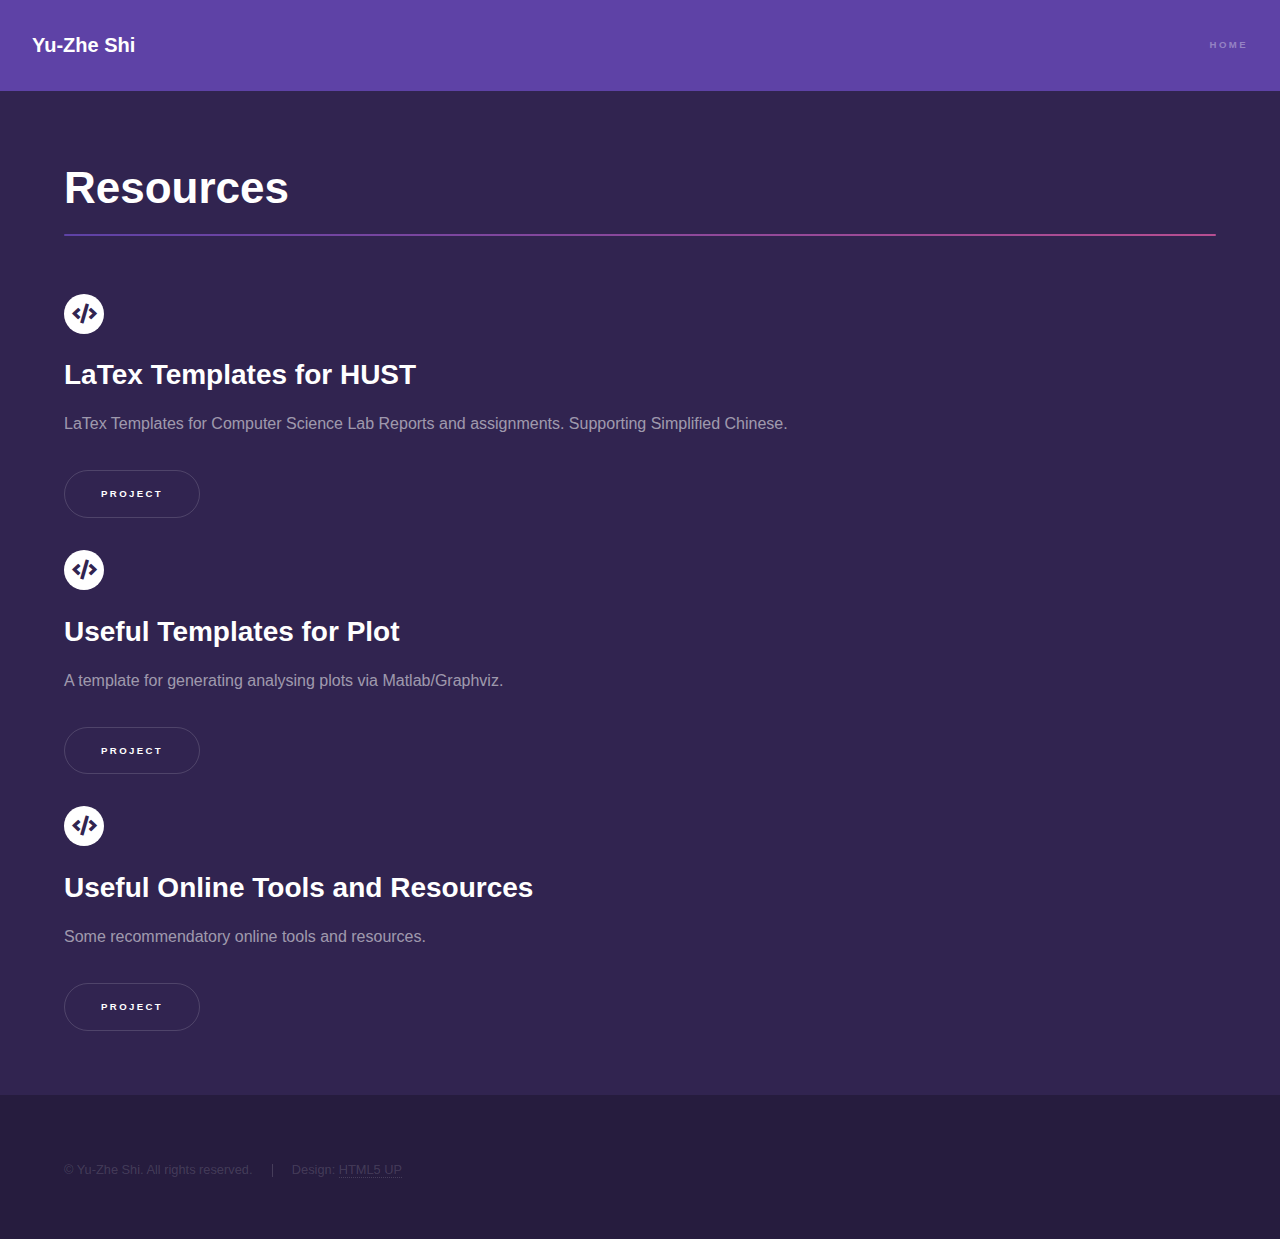
<file: Resources.html>
<!DOCTYPE HTML>
<!--
	Hyperspace by HTML5 UP
	html5up.net | @ajlkn
	Free for personal and commercial use under the CCA 3.0 license (html5up.net/license)
-->
<html>
	<head>
		<title>Resources</title>
		<meta charset="utf-8" />
		<meta name="viewport" content="width=device-width, initial-scale=1, user-scalable=no" />
		<link rel="stylesheet" href="assets/css/main.css" />
		<noscript><link rel="stylesheet" href="assets/css/noscript.css" /></noscript>
	</head>
	<body class="wrapper style2-black fullscreen fade-up">

		<!-- Header -->
			<header id="header">
				<a href="index.html" class="title">Yu-Zhe Shi</a>
				<nav>
					<ul>
						<li><a href="index.html">Home</a></li>
						<!--<li><a href="generic.html" class="active">Generic</a></li>
						<li><a href="elements.html">Elements</a></li>-->
					</ul>
				</nav>
			</header>

		<!-- Wrapper -->
			<div id="wrapper">

				<!-- Main -->
					<section id="main" class="wrapper">
						<div class="inner">
							<h1 class="major">Resources</h1>
							<div class="content">

								<section>
									<span class="icon solid major fa-code"></span>
									<h2>LaTex Templates for HUST</h2>
									<p>LaTex Templates for Computer Science Lab Reports and assignments. Supporting Simplified Chinese.</p>
									<ul class="actions">
										<li><a href="https://github.com/YuzheSHI/HUST-Lab_Reports-and-Assignments-LaTex-Templates" class="button scrolly">Project</a></li>
									</ul>
								</section>
								<section>
									<span class="icon solid major fa-code"></span>
									<h2>Useful Templates for Plot</h2>
									<p>A template for generating analysing plots via Matlab/Graphviz.</p>
									<ul class="actions">
										<li><a href="https://github.com/YuzheSHI/Matlab-Plot-Template" class="button scrolly">Project</a></li>
									</ul>
								</section>
								<section>
									<span class="icon solid major fa-code"></span>
									<h2>Useful Online Tools and Resources</h2>
									<p>Some recommendatory online tools and resources.</p>
									<ul class="actions">
										<li><a href="https://github.com/YuzheSHI/Online-Tools-and-Resources/blob/master/README.md" class="button scrolly">Project</a></li>
									</ul>
								</section>
							</div>
						</div>
					</section>
						</div>
					</section>

			</div>

		<!-- Footer -->
			<footer id="footer" class="wrapper alt">
				<div class="inner">
					<ul class="menu">
						<li>&copy; Yu-Zhe Shi. All rights reserved.</li><li>Design: <a href="http://html5up.net">HTML5 UP</a></li>
					</ul>
				</div>
			</footer>

		<!-- Scripts -->
			<script src="assets/js/jquery.min.js"></script>
			<script src="assets/js/jquery.scrollex.min.js"></script>
			<script src="assets/js/jquery.scrolly.min.js"></script>
			<script src="assets/js/browser.min.js"></script>
			<script src="assets/js/breakpoints.min.js"></script>
			<script src="assets/js/util.js"></script>
			<script src="assets/js/main.js"></script>

	</body>
</html>
</file>
<file: assets/css/noscript.css>
/*
	Hyperspace by HTML5 UP
	html5up.net | @ajlkn
	Free for personal and commercial use under the CCA 3.0 license (html5up.net/license)
*/

/* Spotlights */

	.spotlights > section > .image:before {
		opacity: 0 !important;
	}

	.spotlights > section > .content > .inner {
		-moz-transform: none !important;
		-webkit-transform: none !important;
		-ms-transform: none !important;
		transform: none !important;
		opacity: 1 !important;
	}

/* Wrapper */

	.wrapper > .inner {
		opacity: 1 !important;
		-moz-transform: none !important;
		-webkit-transform: none !important;
		-ms-transform: none !important;
		transform: none !important;
	}

/* Sidebar */

	#sidebar > .inner {
		opacity: 1 !important;
	}

	#sidebar nav > ul > li {
		-moz-transform: none !important;
		-webkit-transform: none !important;
		-ms-transform: none !important;
		transform: none !important;
		opacity: 1 !important;
	}
</file>
<file: assets/css/main.css>
@import url(fontawesome-all.min.css);

/*
	Hyperspace by HTML5 UP
	html5up.net | @ajlkn
	Free for personal and commercial use under the CCA 3.0 license (html5up.net/license)
*/

html, body, div, span, applet, object,
iframe, h1, h2, h3, h4, h5, h6, p, blockquote,
pre, a, abbr, acronym, address, big, cite,
code, del, dfn, em, img, ins, kbd, q, s, samp,
small, strike, strong, sub, sup, tt, var, b,
u, i, center, dl, dt, dd, ol, ul, li, fieldset,
form, label, legend, table, caption, tbody,
tfoot, thead, tr, th, td, article, aside,
canvas, details, embed, figure, figcaption,
footer, header, hgroup, menu, nav, output, ruby,
section, summary, time, mark, audio, video {
	margin: 0;
	padding: 0;
	border: 0;
	font-size: 100%;
	font: inherit;
	vertical-align: baseline;}

article, aside, details, figcaption, figure,
footer, header, hgroup, menu, nav, section {
	display: block;}

body {
	line-height: 1;
}

ol, ul {
	list-style: none;
}

blockquote, q {
	quotes: none;
}

	blockquote:before, blockquote:after, q:before, q:after {
		content: '';
		content: none;
	}

table {
	border-collapse: collapse;
	border-spacing: 0;
}

body {
	-webkit-text-size-adjust: none;
}

mark {
	background-color: transparent;
	color: inherit;
}

input::-moz-focus-inner {
	border: 0;
	padding: 0;
}

input, select, textarea {
	-moz-appearance: none;
	-webkit-appearance: none;
	-ms-appearance: none;
	appearance: none;
}

/* Basic */

	@-ms-viewport {
		width: device-width;
	}

	body {
		-ms-overflow-style: scrollbar;
	}

	@media screen and (max-width: 480px) {

		html, body {
			min-width: 320px;
		}

	}

	html {
		box-sizing: border-box;
	}

	*, *:before, *:after {
		box-sizing: inherit;
	}

	body {
		background: #312450;
	}

		body.is-preload *, body.is-preload *:before, body.is-preload *:after {
			-moz-animation: none !important;
			-webkit-animation: none !important;
			-ms-animation: none !important;
			animation: none !important;
			-moz-transition: none !important;
			-webkit-transition: none !important;
			-ms-transition: none !important;
			transition: none !important;
		}

/* Type */

	body, input, select, textarea {
		color: rgba(255, 255, 255, 0.55);
		font-family: Arial, Helvetica, sans-serif;
		font-size: 16.5pt;
		font-weight: normal;
		line-height: 1.75;
	}

		@media screen and (max-width: 1680px) {

			body, input, select, textarea {
				font-size: 13pt;
			}

		}

		@media screen and (max-width: 1280px) {

			body, input, select, textarea {
				font-size: 12pt;
			}

		}

		@media screen and (max-width: 360px) {

			body, input, select, textarea {
				font-size: 11pt;
			}

		}

	a {
		-moz-transition: color 0.2s ease, border-bottom-color 0.2s ease;
		-webkit-transition: color 0.2s ease, border-bottom-color 0.2s ease;
		-ms-transition: color 0.2s ease, border-bottom-color 0.2s ease;
		transition: color 0.2s ease, border-bottom-color 0.2s ease;
		border-bottom: dotted 1px rgba(255, 255, 255, 0.35);
		color: inherit;
		text-decoration: none;
	}

		a:hover {
			border-bottom-color: transparent;
			color: #ffffff;
		}

	strong, b {
		color: #ffffff;
		font-weight: bold;
	}

	em, i {
		font-style: italic;
	}

	p {
		margin: 0 0 2em 0;
	}

	h1, h2, h3, h4, h5, h6 {
		color: #ffffff;
		font-weight: bold;
		line-height: 1.5;
		margin: 0 0 0.5em 0;
	}

		h1 a, h2 a, h3 a, h4 a, h5 a, h6 a {
			color: inherit;
			text-decoration: none;
		}

	h1 {
		font-size: 2.75em;
	}

		h1.major {
			margin: 0 0 1.3em 0;
			position: relative;
			padding-bottom: 0.35em;
		}

			h1.major:after {
				background-image: -moz-linear-gradient(to right, #5e42a6, #b74e91);
				background-image: -webkit-linear-gradient(to right, #5e42a6, #b74e91);
				background-image: -ms-linear-gradient(to right, #5e42a6, #b74e91);
				background-image: linear-gradient(to right, #5e42a6, #b74e91);
				-moz-transition: max-width 0.2s ease;
				-webkit-transition: max-width 0.2s ease;
				-ms-transition: max-width 0.2s ease;
				transition: max-width 0.2s ease;
				border-radius: 0.2em;
				bottom: 0;
				content: '';
				height: 0.05em;
				position: absolute;
				right: 0;
				width: 100%;
			}

	h2 {
		font-size: 1.75em;
	}

	h3 {
		font-size: 1.1em;
	}

	h4 {
		font-size: 1em;
	}

	h5 {
		font-size: 0.8em;
	}

	h6 {
		font-size: 0.6em;
	}

	@media screen and (max-width: 736px) {

		h1 {
			font-size: 2em;
		}

		h2 {
			font-size: 1.25em;
		}

		h3 {
			font-size: 1em;
		}

		h4 {
			font-size: 0.8em;
		}

		h5 {
			font-size: 0.6em;
		}

		h6 {
			font-size: 0.6em;
		}

	}

	sub {
		font-size: 0.8em;
		position: relative;
		top: 0.5em;
	}

	sup {
		font-size: 0.8em;
		position: relative;
		top: -0.5em;
	}

	blockquote {
		border-left: solid 4px rgba(255, 255, 255, 0.15);
		font-style: italic;
		margin: 0 0 2em 0;
		padding: 0.5em 0 0.5em 2em;
	}

	code {
		background: rgba(255, 255, 255, 0.05);
		border-radius: 0.25em;
		border: solid 1px rgba(255, 255, 255, 0.15);
		font-family: "Courier New", monospace;
		font-size: 0.9em;
		margin: 0 0.25em;
		padding: 0.25em 0.65em;
	}

	pre {
		-webkit-overflow-scrolling: touch;
		font-family: "Courier New", monospace;
		font-size: 0.9em;
		margin: 0 0 2em 0;
	}

		pre code {
			display: block;
			line-height: 1.75em;
			padding: 1em 1.5em;
			overflow-x: auto;
		}

	hr {
		border: 0;
		border-bottom: solid 1px rgba(255, 255, 255, 0.15);
		margin: 2em 0;
	}

		hr.major {
			margin: 3em 0;
		}

	.align-left {
		text-align: left;
	}

	.align-center {
		text-align: center;
	}

	.align-right {
		text-align: right;
	}

/* Row */

	.row {
		display: flex;
		flex-wrap: wrap;
		box-sizing: border-box;
		align-items: stretch;
	}

		.row > * {
			box-sizing: border-box;
		}

		.row.gtr-uniform > * > :last-child {
			margin-bottom: 0;
		}

		.row.aln-left {
			justify-content: flex-start;
		}

		.row.aln-center {
			justify-content: center;
		}

		.row.aln-right {
			justify-content: flex-end;
		}

		.row.aln-top {
			align-items: flex-start;
		}

		.row.aln-middle {
			align-items: center;
		}

		.row.aln-bottom {
			align-items: flex-end;
		}

		.row > .imp {
			order: -1;
		}

		.row > .col-1 {
			width: 8.33333%;
		}

		.row > .off-1 {
			margin-left: 8.33333%;
		}

		.row > .col-2 {
			width: 16.66667%;
		}

		.row > .off-2 {
			margin-left: 16.66667%;
		}

		.row > .col-3 {
			width: 25%;
		}

		.row > .off-3 {
			margin-left: 25%;
		}

		.row > .col-4 {
			width: 33.33333%;
		}

		.row > .off-4 {
			margin-left: 33.33333%;
		}

		.row > .col-5 {
			width: 41.66667%;
		}

		.row > .off-5 {
			margin-left: 41.66667%;
		}

		.row > .col-6 {
			width: 50%;
		}

		.row > .off-6 {
			margin-left: 50%;
		}

		.row > .col-7 {
			width: 58.33333%;
		}

		.row > .off-7 {
			margin-left: 58.33333%;
		}

		.row > .col-8 {
			width: 66.66667%;
		}

		.row > .off-8 {
			margin-left: 66.66667%;
		}

		.row > .col-9 {
			width: 75%;
		}

		.row > .off-9 {
			margin-left: 75%;
		}

		.row > .col-10 {
			width: 83.33333%;
		}

		.row > .off-10 {
			margin-left: 83.33333%;
		}

		.row > .col-11 {
			width: 91.66667%;
		}

		.row > .off-11 {
			margin-left: 91.66667%;
		}

		.row > .col-12 {
			width: 100%;
		}

		.row > .off-12 {
			margin-left: 100%;
		}

		.row.gtr-0 {
			margin-top: 0;
			margin-left: 0em;
		}

			.row.gtr-0 > * {
				padding: 0 0 0 0em;
			}

			.row.gtr-0.gtr-uniform {
				margin-top: 0em;
			}

				.row.gtr-0.gtr-uniform > * {
					padding-top: 0em;
				}

		.row.gtr-25 {
			margin-top: 0;
			margin-left: -0.375em;
		}

			.row.gtr-25 > * {
				padding: 0 0 0 0.375em;
			}

			.row.gtr-25.gtr-uniform {
				margin-top: -0.375em;
			}

				.row.gtr-25.gtr-uniform > * {
					padding-top: 0.375em;
				}

		.row.gtr-50 {
			margin-top: 0;
			margin-left: -0.75em;
		}

			.row.gtr-50 > * {
				padding: 0 0 0 0.75em;
			}

			.row.gtr-50.gtr-uniform {
				margin-top: -0.75em;
			}

				.row.gtr-50.gtr-uniform > * {
					padding-top: 0.75em;
				}

		.row {
			margin-top: 0;
			margin-left: -1.5em;
		}

			.row > * {
				padding: 0 0 0 1.5em;
			}

			.row.gtr-uniform {
				margin-top: -1.5em;
			}

				.row.gtr-uniform > * {
					padding-top: 1.5em;
				}

		.row.gtr-150 {
			margin-top: 0;
			margin-left: -2.25em;
		}

			.row.gtr-150 > * {
				padding: 0 0 0 2.25em;
			}

			.row.gtr-150.gtr-uniform {
				margin-top: -2.25em;
			}

				.row.gtr-150.gtr-uniform > * {
					padding-top: 2.25em;
				}

		.row.gtr-200 {
			margin-top: 0;
			margin-left: -3em;
		}

			.row.gtr-200 > * {
				padding: 0 0 0 3em;
			}

			.row.gtr-200.gtr-uniform {
				margin-top: -3em;
			}

				.row.gtr-200.gtr-uniform > * {
					padding-top: 3em;
				}

		@media screen and (max-width: 1680px) {

			.row {
				display: flex;
				flex-wrap: wrap;
				box-sizing: border-box;
				align-items: stretch;
			}

				.row > * {
					box-sizing: border-box;
				}

				.row.gtr-uniform > * > :last-child {
					margin-bottom: 0;
				}

				.row.aln-left {
					justify-content: flex-start;
				}

				.row.aln-center {
					justify-content: center;
				}

				.row.aln-right {
					justify-content: flex-end;
				}

				.row.aln-top {
					align-items: flex-start;
				}

				.row.aln-middle {
					align-items: center;
				}

				.row.aln-bottom {
					align-items: flex-end;
				}

				.row > .imp-xlarge {
					order: -1;
				}

				.row > .col-1-xlarge {
					width: 8.33333%;
				}

				.row > .off-1-xlarge {
					margin-left: 8.33333%;
				}

				.row > .col-2-xlarge {
					width: 16.66667%;
				}

				.row > .off-2-xlarge {
					margin-left: 16.66667%;
				}

				.row > .col-3-xlarge {
					width: 25%;
				}

				.row > .off-3-xlarge {
					margin-left: 25%;
				}

				.row > .col-4-xlarge {
					width: 33.33333%;
				}

				.row > .off-4-xlarge {
					margin-left: 33.33333%;
				}

				.row > .col-5-xlarge {
					width: 41.66667%;
				}

				.row > .off-5-xlarge {
					margin-left: 41.66667%;
				}

				.row > .col-6-xlarge {
					width: 50%;
				}

				.row > .off-6-xlarge {
					margin-left: 50%;
				}

				.row > .col-7-xlarge {
					width: 58.33333%;
				}

				.row > .off-7-xlarge {
					margin-left: 58.33333%;
				}

				.row > .col-8-xlarge {
					width: 66.66667%;
				}

				.row > .off-8-xlarge {
					margin-left: 66.66667%;
				}

				.row > .col-9-xlarge {
					width: 75%;
				}

				.row > .off-9-xlarge {
					margin-left: 75%;
				}

				.row > .col-10-xlarge {
					width: 83.33333%;
				}

				.row > .off-10-xlarge {
					margin-left: 83.33333%;
				}

				.row > .col-11-xlarge {
					width: 91.66667%;
				}

				.row > .off-11-xlarge {
					margin-left: 91.66667%;
				}

				.row > .col-12-xlarge {
					width: 100%;
				}

				.row > .off-12-xlarge {
					margin-left: 100%;
				}

				.row.gtr-0 {
					margin-top: 0;
					margin-left: 0em;
				}

					.row.gtr-0 > * {
						padding: 0 0 0 0em;
					}

					.row.gtr-0.gtr-uniform {
						margin-top: 0em;
					}

						.row.gtr-0.gtr-uniform > * {
							padding-top: 0em;
						}

				.row.gtr-25 {
					margin-top: 0;
					margin-left: -0.375em;
				}

					.row.gtr-25 > * {
						padding: 0 0 0 0.375em;
					}

					.row.gtr-25.gtr-uniform {
						margin-top: -0.375em;
					}

						.row.gtr-25.gtr-uniform > * {
							padding-top: 0.375em;
						}

				.row.gtr-50 {
					margin-top: 0;
					margin-left: -0.75em;
				}

					.row.gtr-50 > * {
						padding: 0 0 0 0.75em;
					}

					.row.gtr-50.gtr-uniform {
						margin-top: -0.75em;
					}

						.row.gtr-50.gtr-uniform > * {
							padding-top: 0.75em;
						}

				.row {
					margin-top: 0;
					margin-left: -1.5em;
				}

					.row > * {
						padding: 0 0 0 1.5em;
					}

					.row.gtr-uniform {
						margin-top: -1.5em;
					}

						.row.gtr-uniform > * {
							padding-top: 1.5em;
						}

				.row.gtr-150 {
					margin-top: 0;
					margin-left: -2.25em;
				}

					.row.gtr-150 > * {
						padding: 0 0 0 2.25em;
					}

					.row.gtr-150.gtr-uniform {
						margin-top: -2.25em;
					}

						.row.gtr-150.gtr-uniform > * {
							padding-top: 2.25em;
						}

				.row.gtr-200 {
					margin-top: 0;
					margin-left: -3em;
				}

					.row.gtr-200 > * {
						padding: 0 0 0 3em;
					}

					.row.gtr-200.gtr-uniform {
						margin-top: -3em;
					}

						.row.gtr-200.gtr-uniform > * {
							padding-top: 3em;
						}

		}

		@media screen and (max-width: 1280px) {

			.row {
				display: flex;
				flex-wrap: wrap;
				box-sizing: border-box;
				align-items: stretch;
			}

				.row > * {
					box-sizing: border-box;
				}

				.row.gtr-uniform > * > :last-child {
					margin-bottom: 0;
				}

				.row.aln-left {
					justify-content: flex-start;
				}

				.row.aln-center {
					justify-content: center;
				}

				.row.aln-right {
					justify-content: flex-end;
				}

				.row.aln-top {
					align-items: flex-start;
				}

				.row.aln-middle {
					align-items: center;
				}

				.row.aln-bottom {
					align-items: flex-end;
				}

				.row > .imp-large {
					order: -1;
				}

				.row > .col-1-large {
					width: 8.33333%;
				}

				.row > .off-1-large {
					margin-left: 8.33333%;
				}

				.row > .col-2-large {
					width: 16.66667%;
				}

				.row > .off-2-large {
					margin-left: 16.66667%;
				}

				.row > .col-3-large {
					width: 25%;
				}

				.row > .off-3-large {
					margin-left: 25%;
				}

				.row > .col-4-large {
					width: 33.33333%;
				}

				.row > .off-4-large {
					margin-left: 33.33333%;
				}

				.row > .col-5-large {
					width: 41.66667%;
				}

				.row > .off-5-large {
					margin-left: 41.66667%;
				}

				.row > .col-6-large {
					width: 50%;
				}

				.row > .off-6-large {
					margin-left: 50%;
				}

				.row > .col-7-large {
					width: 58.33333%;
				}

				.row > .off-7-large {
					margin-left: 58.33333%;
				}

				.row > .col-8-large {
					width: 66.66667%;
				}

				.row > .off-8-large {
					margin-left: 66.66667%;
				}

				.row > .col-9-large {
					width: 75%;
				}

				.row > .off-9-large {
					margin-left: 75%;
				}

				.row > .col-10-large {
					width: 83.33333%;
				}

				.row > .off-10-large {
					margin-left: 83.33333%;
				}

				.row > .col-11-large {
					width: 91.66667%;
				}

				.row > .off-11-large {
					margin-left: 91.66667%;
				}

				.row > .col-12-large {
					width: 100%;
				}

				.row > .off-12-large {
					margin-left: 100%;
				}

				.row.gtr-0 {
					margin-top: 0;
					margin-left: 0em;
				}

					.row.gtr-0 > * {
						padding: 0 0 0 0em;
					}

					.row.gtr-0.gtr-uniform {
						margin-top: 0em;
					}

						.row.gtr-0.gtr-uniform > * {
							padding-top: 0em;
						}

				.row.gtr-25 {
					margin-top: 0;
					margin-left: -0.375em;
				}

					.row.gtr-25 > * {
						padding: 0 0 0 0.375em;
					}

					.row.gtr-25.gtr-uniform {
						margin-top: -0.375em;
					}

						.row.gtr-25.gtr-uniform > * {
							padding-top: 0.375em;
						}

				.row.gtr-50 {
					margin-top: 0;
					margin-left: -0.75em;
				}

					.row.gtr-50 > * {
						padding: 0 0 0 0.75em;
					}

					.row.gtr-50.gtr-uniform {
						margin-top: -0.75em;
					}

						.row.gtr-50.gtr-uniform > * {
							padding-top: 0.75em;
						}

				.row {
					margin-top: 0;
					margin-left: -1.5em;
				}

					.row > * {
						padding: 0 0 0 1.5em;
					}

					.row.gtr-uniform {
						margin-top: -1.5em;
					}

						.row.gtr-uniform > * {
							padding-top: 1.5em;
						}

				.row.gtr-150 {
					margin-top: 0;
					margin-left: -2.25em;
				}

					.row.gtr-150 > * {
						padding: 0 0 0 2.25em;
					}

					.row.gtr-150.gtr-uniform {
						margin-top: -2.25em;
					}

						.row.gtr-150.gtr-uniform > * {
							padding-top: 2.25em;
						}

				.row.gtr-200 {
					margin-top: 0;
					margin-left: -3em;
				}

					.row.gtr-200 > * {
						padding: 0 0 0 3em;
					}

					.row.gtr-200.gtr-uniform {
						margin-top: -3em;
					}

						.row.gtr-200.gtr-uniform > * {
							padding-top: 3em;
						}

		}

		@media screen and (max-width: 980px) {

			.row {
				display: flex;
				flex-wrap: wrap;
				box-sizing: border-box;
				align-items: stretch;
			}

				.row > * {
					box-sizing: border-box;
				}

				.row.gtr-uniform > * > :last-child {
					margin-bottom: 0;
				}

				.row.aln-left {
					justify-content: flex-start;
				}

				.row.aln-center {
					justify-content: center;
				}

				.row.aln-right {
					justify-content: flex-end;
				}

				.row.aln-top {
					align-items: flex-start;
				}

				.row.aln-middle {
					align-items: center;
				}

				.row.aln-bottom {
					align-items: flex-end;
				}

				.row > .imp-medium {
					order: -1;
				}

				.row > .col-1-medium {
					width: 8.33333%;
				}

				.row > .off-1-medium {
					margin-left: 8.33333%;
				}

				.row > .col-2-medium {
					width: 16.66667%;
				}

				.row > .off-2-medium {
					margin-left: 16.66667%;
				}

				.row > .col-3-medium {
					width: 25%;
				}

				.row > .off-3-medium {
					margin-left: 25%;
				}

				.row > .col-4-medium {
					width: 33.33333%;
				}

				.row > .off-4-medium {
					margin-left: 33.33333%;
				}

				.row > .col-5-medium {
					width: 41.66667%;
				}

				.row > .off-5-medium {
					margin-left: 41.66667%;
				}

				.row > .col-6-medium {
					width: 50%;
				}

				.row > .off-6-medium {
					margin-left: 50%;
				}

				.row > .col-7-medium {
					width: 58.33333%;
				}

				.row > .off-7-medium {
					margin-left: 58.33333%;
				}

				.row > .col-8-medium {
					width: 66.66667%;
				}

				.row > .off-8-medium {
					margin-left: 66.66667%;
				}

				.row > .col-9-medium {
					width: 75%;
				}

				.row > .off-9-medium {
					margin-left: 75%;
				}

				.row > .col-10-medium {
					width: 83.33333%;
				}

				.row > .off-10-medium {
					margin-left: 83.33333%;
				}

				.row > .col-11-medium {
					width: 91.66667%;
				}

				.row > .off-11-medium {
					margin-left: 91.66667%;
				}

				.row > .col-12-medium {
					width: 100%;
				}

				.row > .off-12-medium {
					margin-left: 100%;
				}

				.row.gtr-0 {
					margin-top: 0;
					margin-left: 0em;
				}

					.row.gtr-0 > * {
						padding: 0 0 0 0em;
					}

					.row.gtr-0.gtr-uniform {
						margin-top: 0em;
					}

						.row.gtr-0.gtr-uniform > * {
							padding-top: 0em;
						}

				.row.gtr-25 {
					margin-top: 0;
					margin-left: -0.375em;
				}

					.row.gtr-25 > * {
						padding: 0 0 0 0.375em;
					}

					.row.gtr-25.gtr-uniform {
						margin-top: -0.375em;
					}

						.row.gtr-25.gtr-uniform > * {
							padding-top: 0.375em;
						}

				.row.gtr-50 {
					margin-top: 0;
					margin-left: -0.75em;
				}

					.row.gtr-50 > * {
						padding: 0 0 0 0.75em;
					}

					.row.gtr-50.gtr-uniform {
						margin-top: -0.75em;
					}

						.row.gtr-50.gtr-uniform > * {
							padding-top: 0.75em;
						}

				.row {
					margin-top: 0;
					margin-left: -1.5em;
				}

					.row > * {
						padding: 0 0 0 1.5em;
					}

					.row.gtr-uniform {
						margin-top: -1.5em;
					}

						.row.gtr-uniform > * {
							padding-top: 1.5em;
						}

				.row.gtr-150 {
					margin-top: 0;
					margin-left: -2.25em;
				}

					.row.gtr-150 > * {
						padding: 0 0 0 2.25em;
					}

					.row.gtr-150.gtr-uniform {
						margin-top: -2.25em;
					}

						.row.gtr-150.gtr-uniform > * {
							padding-top: 2.25em;
						}

				.row.gtr-200 {
					margin-top: 0;
					margin-left: -3em;
				}

					.row.gtr-200 > * {
						padding: 0 0 0 3em;
					}

					.row.gtr-200.gtr-uniform {
						margin-top: -3em;
					}

						.row.gtr-200.gtr-uniform > * {
							padding-top: 3em;
						}

		}

		@media screen and (max-width: 736px) {

			.row {
				display: flex;
				flex-wrap: wrap;
				box-sizing: border-box;
				align-items: stretch;
			}

				.row > * {
					box-sizing: border-box;
				}

				.row.gtr-uniform > * > :last-child {
					margin-bottom: 0;
				}

				.row.aln-left {
					justify-content: flex-start;
				}

				.row.aln-center {
					justify-content: center;
				}

				.row.aln-right {
					justify-content: flex-end;
				}

				.row.aln-top {
					align-items: flex-start;
				}

				.row.aln-middle {
					align-items: center;
				}

				.row.aln-bottom {
					align-items: flex-end;
				}

				.row > .imp-small {
					order: -1;
				}

				.row > .col-1-small {
					width: 8.33333%;
				}

				.row > .off-1-small {
					margin-left: 8.33333%;
				}

				.row > .col-2-small {
					width: 16.66667%;
				}

				.row > .off-2-small {
					margin-left: 16.66667%;
				}

				.row > .col-3-small {
					width: 25%;
				}

				.row > .off-3-small {
					margin-left: 25%;
				}

				.row > .col-4-small {
					width: 33.33333%;
				}

				.row > .off-4-small {
					margin-left: 33.33333%;
				}

				.row > .col-5-small {
					width: 41.66667%;
				}

				.row > .off-5-small {
					margin-left: 41.66667%;
				}

				.row > .col-6-small {
					width: 50%;
				}

				.row > .off-6-small {
					margin-left: 50%;
				}

				.row > .col-7-small {
					width: 58.33333%;
				}

				.row > .off-7-small {
					margin-left: 58.33333%;
				}

				.row > .col-8-small {
					width: 66.66667%;
				}

				.row > .off-8-small {
					margin-left: 66.66667%;
				}

				.row > .col-9-small {
					width: 75%;
				}

				.row > .off-9-small {
					margin-left: 75%;
				}

				.row > .col-10-small {
					width: 83.33333%;
				}

				.row > .off-10-small {
					margin-left: 83.33333%;
				}

				.row > .col-11-small {
					width: 91.66667%;
				}

				.row > .off-11-small {
					margin-left: 91.66667%;
				}

				.row > .col-12-small {
					width: 100%;
				}

				.row > .off-12-small {
					margin-left: 100%;
				}

				.row.gtr-0 {
					margin-top: 0;
					margin-left: 0em;
				}

					.row.gtr-0 > * {
						padding: 0 0 0 0em;
					}

					.row.gtr-0.gtr-uniform {
						margin-top: 0em;
					}

						.row.gtr-0.gtr-uniform > * {
							padding-top: 0em;
						}

				.row.gtr-25 {
					margin-top: 0;
					margin-left: -0.375em;
				}

					.row.gtr-25 > * {
						padding: 0 0 0 0.375em;
					}

					.row.gtr-25.gtr-uniform {
						margin-top: -0.375em;
					}

						.row.gtr-25.gtr-uniform > * {
							padding-top: 0.375em;
						}

				.row.gtr-50 {
					margin-top: 0;
					margin-left: -0.75em;
				}

					.row.gtr-50 > * {
						padding: 0 0 0 0.75em;
					}

					.row.gtr-50.gtr-uniform {
						margin-top: -0.75em;
					}

						.row.gtr-50.gtr-uniform > * {
							padding-top: 0.75em;
						}

				.row {
					margin-top: 0;
					margin-left: -1.5em;
				}

					.row > * {
						padding: 0 0 0 1.5em;
					}

					.row.gtr-uniform {
						margin-top: -1.5em;
					}

						.row.gtr-uniform > * {
							padding-top: 1.5em;
						}

				.row.gtr-150 {
					margin-top: 0;
					margin-left: -2.25em;
				}

					.row.gtr-150 > * {
						padding: 0 0 0 2.25em;
					}

					.row.gtr-150.gtr-uniform {
						margin-top: -2.25em;
					}

						.row.gtr-150.gtr-uniform > * {
							padding-top: 2.25em;
						}

				.row.gtr-200 {
					margin-top: 0;
					margin-left: -3em;
				}

					.row.gtr-200 > * {
						padding: 0 0 0 3em;
					}

					.row.gtr-200.gtr-uniform {
						margin-top: -3em;
					}

						.row.gtr-200.gtr-uniform > * {
							padding-top: 3em;
						}

		}

		@media screen and (max-width: 480px) {

			.row {
				display: flex;
				flex-wrap: wrap;
				box-sizing: border-box;
				align-items: stretch;
			}

				.row > * {
					box-sizing: border-box;
				}

				.row.gtr-uniform > * > :last-child {
					margin-bottom: 0;
				}

				.row.aln-left {
					justify-content: flex-start;
				}

				.row.aln-center {
					justify-content: center;
				}

				.row.aln-right {
					justify-content: flex-end;
				}

				.row.aln-top {
					align-items: flex-start;
				}

				.row.aln-middle {
					align-items: center;
				}

				.row.aln-bottom {
					align-items: flex-end;
				}

				.row > .imp-xsmall {
					order: -1;
				}

				.row > .col-1-xsmall {
					width: 8.33333%;
				}

				.row > .off-1-xsmall {
					margin-left: 8.33333%;
				}

				.row > .col-2-xsmall {
					width: 16.66667%;
				}

				.row > .off-2-xsmall {
					margin-left: 16.66667%;
				}

				.row > .col-3-xsmall {
					width: 25%;
				}

				.row > .off-3-xsmall {
					margin-left: 25%;
				}

				.row > .col-4-xsmall {
					width: 33.33333%;
				}

				.row > .off-4-xsmall {
					margin-left: 33.33333%;
				}

				.row > .col-5-xsmall {
					width: 41.66667%;
				}

				.row > .off-5-xsmall {
					margin-left: 41.66667%;
				}

				.row > .col-6-xsmall {
					width: 50%;
				}

				.row > .off-6-xsmall {
					margin-left: 50%;
				}

				.row > .col-7-xsmall {
					width: 58.33333%;
				}

				.row > .off-7-xsmall {
					margin-left: 58.33333%;
				}

				.row > .col-8-xsmall {
					width: 66.66667%;
				}

				.row > .off-8-xsmall {
					margin-left: 66.66667%;
				}

				.row > .col-9-xsmall {
					width: 75%;
				}

				.row > .off-9-xsmall {
					margin-left: 75%;
				}

				.row > .col-10-xsmall {
					width: 83.33333%;
				}

				.row > .off-10-xsmall {
					margin-left: 83.33333%;
				}

				.row > .col-11-xsmall {
					width: 91.66667%;
				}

				.row > .off-11-xsmall {
					margin-left: 91.66667%;
				}

				.row > .col-12-xsmall {
					width: 100%;
				}

				.row > .off-12-xsmall {
					margin-left: 100%;
				}

				.row.gtr-0 {
					margin-top: 0;
					margin-left: 0em;
				}

					.row.gtr-0 > * {
						padding: 0 0 0 0em;
					}

					.row.gtr-0.gtr-uniform {
						margin-top: 0em;
					}

						.row.gtr-0.gtr-uniform > * {
							padding-top: 0em;
						}

				.row.gtr-25 {
					margin-top: 0;
					margin-left: -0.375em;
				}

					.row.gtr-25 > * {
						padding: 0 0 0 0.375em;
					}

					.row.gtr-25.gtr-uniform {
						margin-top: -0.375em;
					}

						.row.gtr-25.gtr-uniform > * {
							padding-top: 0.375em;
						}

				.row.gtr-50 {
					margin-top: 0;
					margin-left: -0.75em;
				}

					.row.gtr-50 > * {
						padding: 0 0 0 0.75em;
					}

					.row.gtr-50.gtr-uniform {
						margin-top: -0.75em;
					}

						.row.gtr-50.gtr-uniform > * {
							padding-top: 0.75em;
						}

				.row {
					margin-top: 0;
					margin-left: -1.5em;
				}

					.row > * {
						padding: 0 0 0 1.5em;
					}

					.row.gtr-uniform {
						margin-top: -1.5em;
					}

						.row.gtr-uniform > * {
							padding-top: 1.5em;
						}

				.row.gtr-150 {
					margin-top: 0;
					margin-left: -2.25em;
				}

					.row.gtr-150 > * {
						padding: 0 0 0 2.25em;
					}

					.row.gtr-150.gtr-uniform {
						margin-top: -2.25em;
					}

						.row.gtr-150.gtr-uniform > * {
							padding-top: 2.25em;
						}

				.row.gtr-200 {
					margin-top: 0;
					margin-left: -3em;
				}

					.row.gtr-200 > * {
						padding: 0 0 0 3em;
					}

					.row.gtr-200.gtr-uniform {
						margin-top: -3em;
					}

						.row.gtr-200.gtr-uniform > * {
							padding-top: 3em;
						}

		}

/* Box */

	.box {
		border-radius: 0.25em;
		border: solid 1px rgba(255, 255, 255, 0.15);
		margin-bottom: 2em;
		padding: 1.5em;
	}

		.box > :last-child,
		.box > :last-child > :last-child,
		.box > :last-child > :last-child > :last-child {
			margin-bottom: 0;
		}

		.box.alt {
			border: 0;
			border-radius: 0;
			padding: 0;
		}

/* Button */

	input[type="submit"],
	input[type="reset"],
	input[type="button"],
	button,
	.button {
		-moz-appearance: none;
		-webkit-appearance: none;
		-ms-appearance: none;
		appearance: none;
		-moz-transition: border-color 0.2s ease;
		-webkit-transition: border-color 0.2s ease;
		-ms-transition: border-color 0.2s ease;
		transition: border-color 0.2s ease;
		background-color: transparent;
		border: solid 1px !important;
		border-color: rgba(255, 255, 255, 0.15) !important;
		border-radius: 3em;
		color: #ffffff !important;
		cursor: pointer;
		display: inline-block;
		font-size: 0.6em;
		font-weight: bold;
		height: calc(4.75em + 2px);
		letter-spacing: 0.25em;
		line-height: 4.75em;
		outline: 0;
		padding: 0 3.75em;
		position: relative;
		text-align: center;
		text-decoration: none;
		text-transform: uppercase;
		white-space: nowrap;
	}

		input[type="submit"]:after,
		input[type="reset"]:after,
		input[type="button"]:after,
		button:after,
		.button:after {
			-moz-transform: scale(0.25);
			-webkit-transform: scale(0.25);
			-ms-transform: scale(0.25);
			transform: scale(0.25);
			pointer-events: none;
			-moz-transition: opacity 0.2s ease, -moz-transform 0.2s ease;
			-webkit-transition: opacity 0.2s ease, -webkit-transform 0.2s ease;
			-ms-transition: opacity 0.2s ease, -ms-transform 0.2s ease;
			transition: opacity 0.2s ease, transform 0.2s ease;
			background: #ffffff;
			border-radius: 3em;
			content: '';
			height: 100%;
			left: 0;
			opacity: 0;
			position: absolute;
			top: 0;
			width: 100%;
		}

		input[type="submit"].icon:before,
		input[type="reset"].icon:before,
		input[type="button"].icon:before,
		button.icon:before,
		.button.icon:before {
			margin-right: 0.75em;
		}

		input[type="submit"].fit,
		input[type="reset"].fit,
		input[type="button"].fit,
		button.fit,
		.button.fit {
			width: 100%;
		}

		input[type="submit"].small,
		input[type="reset"].small,
		input[type="button"].small,
		button.small,
		.button.small {
			font-size: 0.4em;
		}

		input[type="submit"].large,
		input[type="reset"].large,
		input[type="button"].large,
		button.large,
		.button.large {
			font-size: 0.8em;
		}

		input[type="submit"].primary,
		input[type="reset"].primary,
		input[type="button"].primary,
		button.primary,
		.button.primary {
			background-color: #ffffff;
			color: #312450 !important;
		}

			input[type="submit"].primary:after,
			input[type="reset"].primary:after,
			input[type="button"].primary:after,
			button.primary:after,
			.button.primary:after {
				display: none;
			}

		input[type="submit"].disabled, input[type="submit"]:disabled,
		input[type="reset"].disabled,
		input[type="reset"]:disabled,
		input[type="button"].disabled,
		input[type="button"]:disabled,
		button.disabled,
		button:disabled,
		.button.disabled,
		.button:disabled {
			cursor: default;
			opacity: 0.5;
			pointer-events: none;
		}

		input[type="submit"]:hover,
		input[type="reset"]:hover,
		input[type="button"]:hover,
		button:hover,
		.button:hover {
			border-color: rgba(255, 255, 255, 0.55) !important;
		}

			input[type="submit"]:hover:after,
			input[type="reset"]:hover:after,
			input[type="button"]:hover:after,
			button:hover:after,
			.button:hover:after {
				opacity: 0.05;
				-moz-transform: scale(1);
				-webkit-transform: scale(1);
				-ms-transform: scale(1);
				transform: scale(1);
			}

			input[type="submit"]:hover:active,
			input[type="reset"]:hover:active,
			input[type="button"]:hover:active,
			button:hover:active,
			.button:hover:active {
				border-color: #ffffff !important;
			}

				input[type="submit"]:hover:active:after,
				input[type="reset"]:hover:active:after,
				input[type="button"]:hover:active:after,
				button:hover:active:after,
				.button:hover:active:after {
					opacity: 0.1;
				}

/* Features */

	.features {
		display: -moz-flex;
		display: -webkit-flex;
		display: -ms-flex;
		display: flex;
		-moz-flex-wrap: wrap;
		-webkit-flex-wrap: wrap;
		-ms-flex-wrap: wrap;
		flex-wrap: wrap;
		border-radius: 0.25em;
		border: solid 1px rgba(255, 255, 255, 0.15);
		background: rgba(255, 255, 255, 0.05);
		margin: 0 0 2em 0;
	}

		.features section {
			padding: 3.5em 3em 1em 7em ;
			width: 50%;
			border-top: solid 1px rgba(255, 255, 255, 0.15);
			position: relative;
		}

			.features section:nth-child(-n + 2) {
				border-top-width: 0;
			}

			.features section:nth-child(2n) {
				border-left: solid 1px rgba(255, 255, 255, 0.15);
			}

			.features section .icon {
				-moz-transition: opacity 0.5s ease, -moz-transform 0.5s ease;
				-webkit-transition: opacity 0.5s ease, -webkit-transform 0.5s ease;
				-ms-transition: opacity 0.5s ease, -ms-transform 0.5s ease;
				transition: opacity 0.5s ease, transform 0.5s ease;
				-moz-transition-delay: 1s;
				-webkit-transition-delay: 1s;
				-ms-transition-delay: 1s;
				transition-delay: 1s;
				-moz-transform: scale(1);
				-webkit-transform: scale(1);
				-ms-transform: scale(1);
				transform: scale(1);
				position: absolute;
				left: 3em;
				top: 3em;
				opacity: 1;
			}

			.features section:nth-child(1) .icon {
				-moz-transition-delay: 0.15s;
				-webkit-transition-delay: 0.15s;
				-ms-transition-delay: 0.15s;
				transition-delay: 0.15s;
			}

			.features section:nth-child(2) .icon {
				-moz-transition-delay: 0.3s;
				-webkit-transition-delay: 0.3s;
				-ms-transition-delay: 0.3s;
				transition-delay: 0.3s;
			}

			.features section:nth-child(3) .icon {
				-moz-transition-delay: 0.45s;
				-webkit-transition-delay: 0.45s;
				-ms-transition-delay: 0.45s;
				transition-delay: 0.45s;
			}

			.features section:nth-child(4) .icon {
				-moz-transition-delay: 0.6s;
				-webkit-transition-delay: 0.6s;
				-ms-transition-delay: 0.6s;
				transition-delay: 0.6s;
			}

			.features section:nth-child(5) .icon {
				-moz-transition-delay: 0.75s;
				-webkit-transition-delay: 0.75s;
				-ms-transition-delay: 0.75s;
				transition-delay: 0.75s;
			}

			.features section:nth-child(6) .icon {
				-moz-transition-delay: 0.9s;
				-webkit-transition-delay: 0.9s;
				-ms-transition-delay: 0.9s;
				transition-delay: 0.9s;
			}

			.features section:nth-child(7) .icon {
				-moz-transition-delay: 1.05s;
				-webkit-transition-delay: 1.05s;
				-ms-transition-delay: 1.05s;
				transition-delay: 1.05s;
			}

			.features section:nth-child(8) .icon {
				-moz-transition-delay: 1.2s;
				-webkit-transition-delay: 1.2s;
				-ms-transition-delay: 1.2s;
				transition-delay: 1.2s;
			}

			.features section:nth-child(9) .icon {
				-moz-transition-delay: 1.35s;
				-webkit-transition-delay: 1.35s;
				-ms-transition-delay: 1.35s;
				transition-delay: 1.35s;
			}

			.features section:nth-child(10) .icon {
				-moz-transition-delay: 1.5s;
				-webkit-transition-delay: 1.5s;
				-ms-transition-delay: 1.5s;
				transition-delay: 1.5s;
			}

			.features section:nth-child(11) .icon {
				-moz-transition-delay: 1.65s;
				-webkit-transition-delay: 1.65s;
				-ms-transition-delay: 1.65s;
				transition-delay: 1.65s;
			}

			.features section:nth-child(12) .icon {
				-moz-transition-delay: 1.8s;
				-webkit-transition-delay: 1.8s;
				-ms-transition-delay: 1.8s;
				transition-delay: 1.8s;
			}

			.features section:nth-child(13) .icon {
				-moz-transition-delay: 1.95s;
				-webkit-transition-delay: 1.95s;
				-ms-transition-delay: 1.95s;
				transition-delay: 1.95s;
			}

			.features section:nth-child(14) .icon {
				-moz-transition-delay: 2.1s;
				-webkit-transition-delay: 2.1s;
				-ms-transition-delay: 2.1s;
				transition-delay: 2.1s;
			}

			.features section:nth-child(15) .icon {
				-moz-transition-delay: 2.25s;
				-webkit-transition-delay: 2.25s;
				-ms-transition-delay: 2.25s;
				transition-delay: 2.25s;
			}

			.features section:nth-child(16) .icon {
				-moz-transition-delay: 2.4s;
				-webkit-transition-delay: 2.4s;
				-ms-transition-delay: 2.4s;
				transition-delay: 2.4s;
			}

			.features section:nth-child(17) .icon {
				-moz-transition-delay: 2.55s;
				-webkit-transition-delay: 2.55s;
				-ms-transition-delay: 2.55s;
				transition-delay: 2.55s;
			}

			.features section:nth-child(18) .icon {
				-moz-transition-delay: 2.7s;
				-webkit-transition-delay: 2.7s;
				-ms-transition-delay: 2.7s;
				transition-delay: 2.7s;
			}

			.features section:nth-child(19) .icon {
				-moz-transition-delay: 2.85s;
				-webkit-transition-delay: 2.85s;
				-ms-transition-delay: 2.85s;
				transition-delay: 2.85s;
			}

			.features section:nth-child(20) .icon {
				-moz-transition-delay: 3s;
				-webkit-transition-delay: 3s;
				-ms-transition-delay: 3s;
				transition-delay: 3s;
			}

		.features.inactive section .icon {
			-moz-transform: scale(0.5);
			-webkit-transform: scale(0.5);
			-ms-transform: scale(0.5);
			transform: scale(0.5);
			opacity: 0;
		}

		@media screen and (max-width: 980px) {

			.features {
				display: block;
			}

				.features section {
					border-top-width: 1px !important;
					border-left-width: 0 !important;
					width: 100%;
				}

					.features section:first-child {
						border-top-width: 0 !important;
					}

		}

		@media screen and (max-width: 736px) {

			.features section {
				padding: 2.5em 1.5em 0.1em 5.5em ;
			}

				.features section .icon {
					left: 1.5em;
					top: 2em;
				}

		}

		@media screen and (max-width: 480px) {

			.features section {
				padding: 2em 1.5em 0.1em 1.5em ;
			}

				.features section .icon {
					left: 0;
					position: relative;
					top: 0;
				}

		}

/* Form */

	form {
		margin: 0 0 2em 0;
	}

		form > :last-child {
			margin-bottom: 0;
		}

		form > .fields {
			display: -moz-flex;
			display: -webkit-flex;
			display: -ms-flex;
			display: flex;
			-moz-flex-wrap: wrap;
			-webkit-flex-wrap: wrap;
			-ms-flex-wrap: wrap;
			flex-wrap: wrap;
			width: calc(100% + 3em);
			margin: -1.5em 0 2em -1.5em;
		}

			form > .fields > .field {
				-moz-flex-grow: 0;
				-webkit-flex-grow: 0;
				-ms-flex-grow: 0;
				flex-grow: 0;
				-moz-flex-shrink: 0;
				-webkit-flex-shrink: 0;
				-ms-flex-shrink: 0;
				flex-shrink: 0;
				padding: 1.5em 0 0 1.5em;
				width: calc(100% - 1.5em);
			}

				form > .fields > .field.half {
					width: calc(50% - 0.75em);
				}

				form > .fields > .field.third {
					width: calc(100%/3 - 0.5em);
				}

				form > .fields > .field.quarter {
					width: calc(25% - 0.375em);
				}

		@media screen and (max-width: 480px) {

			form > .fields {
				width: calc(100% + 3em);
				margin: -1.5em 0 2em -1.5em;
			}

				form > .fields > .field {
					padding: 1.5em 0 0 1.5em;
					width: calc(100% - 1.5em);
				}

					form > .fields > .field.half {
						width: calc(100% - 1.5em);
					}

					form > .fields > .field.third {
						width: calc(100% - 1.5em);
					}

					form > .fields > .field.quarter {
						width: calc(100% - 1.5em);
					}

		}

	label {
		color: #ffffff;
		font-weight: bold;
		line-height: 1.5;
		margin: 0 0 0.7em 0;
		display: block;
		font-size: 1.1em;
	}

	input[type="text"],
	input[type="password"],
	input[type="email"],
	input[type="tel"],
	select,
	textarea {
		-moz-appearance: none;
		-webkit-appearance: none;
		-ms-appearance: none;
		appearance: none;
		background: rgba(255, 255, 255, 0.05);
		border-radius: 0.25em;
		border: none;
		border: solid 1px rgba(255, 255, 255, 0.15);
		color: inherit;
		display: block;
		outline: 0;
		padding: 0 1em;
		text-decoration: none;
		width: 100%;
	}

		input[type="text"]:invalid,
		input[type="password"]:invalid,
		input[type="email"]:invalid,
		input[type="tel"]:invalid,
		select:invalid,
		textarea:invalid {
			box-shadow: none;
		}

		input[type="text"]:focus,
		input[type="password"]:focus,
		input[type="email"]:focus,
		input[type="tel"]:focus,
		select:focus,
		textarea:focus {
			border-color: #ffffff;
			box-shadow: 0 0 0 1px #ffffff;
		}

	select {
		background-image: url("data:image/svg+xml;charset=utf8,%3Csvg xmlns='http://www.w3.org/2000/svg' width='40' height='40' preserveAspectRatio='none' viewBox='0 0 40 40'%3E%3Cpath d='M9.4,12.3l10.4,10.4l10.4-10.4c0.2-0.2,0.5-0.4,0.9-0.4c0.3,0,0.6,0.1,0.9,0.4l3.3,3.3c0.2,0.2,0.4,0.5,0.4,0.9 c0,0.4-0.1,0.6-0.4,0.9L20.7,31.9c-0.2,0.2-0.5,0.4-0.9,0.4c-0.3,0-0.6-0.1-0.9-0.4L4.3,17.3c-0.2-0.2-0.4-0.5-0.4-0.9 c0-0.4,0.1-0.6,0.4-0.9l3.3-3.3c0.2-0.2,0.5-0.4,0.9-0.4S9.1,12.1,9.4,12.3z' fill='rgba(255, 255, 255, 0.15)' /%3E%3C/svg%3E");
		background-size: 1.25rem;
		background-repeat: no-repeat;
		background-position: calc(100% - 1rem) center;
		height: 2.75em;
		padding-right: 2.75em;
		text-overflow: ellipsis;
	}

		select option {
			color: #ffffff;
			background: #312450;
		}

		select:focus::-ms-value {
			background-color: transparent;
		}

		select::-ms-expand {
			display: none;
		}

	input[type="text"],
	input[type="password"],
	input[type="email"],
	select {
		height: 2.75em;
	}

	textarea {
		padding: 0.75em 1em;
	}

		body.is-ie textarea {
			min-height: 10em;
		}

	input[type="checkbox"],
	input[type="radio"] {
		-moz-appearance: none;
		-webkit-appearance: none;
		-ms-appearance: none;
		appearance: none;
		display: block;
		float: left;
		margin-right: -2em;
		opacity: 0;
		width: 1em;
		z-index: -1;
	}

		input[type="checkbox"] + label,
		input[type="radio"] + label {
			text-decoration: none;
			color: rgba(255, 255, 255, 0.55);
			cursor: pointer;
			display: inline-block;
			font-size: 1em;
			font-weight: normal;
			padding-left: 2.4em;
			padding-right: 0.75em;
			position: relative;
		}

			input[type="checkbox"] + label:before,
			input[type="radio"] + label:before {
				-moz-osx-font-smoothing: grayscale;
				-webkit-font-smoothing: antialiased;
				display: inline-block;
				font-style: normal;
				font-variant: normal;
				text-rendering: auto;
				line-height: 1;
				text-transform: none !important;
				font-family: 'Font Awesome 5 Free';
				font-weight: 900;
			}

			input[type="checkbox"] + label:before,
			input[type="radio"] + label:before {
				background: rgba(255, 255, 255, 0.05);
				border-radius: 0.25em;
				border: solid 1px rgba(255, 255, 255, 0.15);
				content: '';
				display: inline-block;
				font-size: 0.8em;
				height: 2.0625em;
				left: 0;
				line-height: 2.0625em;
				position: absolute;
				text-align: center;
				top: 0;
				width: 2.0625em;
			}

		input[type="checkbox"]:checked + label:before,
		input[type="radio"]:checked + label:before {
			background: #ffffff;
			border-color: #ffffff;
			color: #b74e91;
			content: '\f00c';
		}

		input[type="checkbox"]:focus + label:before,
		input[type="radio"]:focus + label:before {
			border-color: #ffffff;
			box-shadow: 0 0 0 1px #ffffff;
		}

	input[type="checkbox"] + label:before {
		border-radius: 0.25em;
	}

	input[type="radio"] + label:before {
		border-radius: 100%;
	}

	::-webkit-input-placeholder {
		color: rgba(255, 255, 255, 0.35) !important;
		opacity: 1.0;
	}

	:-moz-placeholder {
		color: rgba(255, 255, 255, 0.35) !important;
		opacity: 1.0;
	}

	::-moz-placeholder {
		color: rgba(255, 255, 255, 0.35) !important;
		opacity: 1.0;
	}

	:-ms-input-placeholder {
		color: rgba(255, 255, 255, 0.35) !important;
		opacity: 1.0;
	}

/* Icon */

	.icon {
		text-decoration: none;
		border-bottom: none;
		position: relative;
	}

		.icon:before {
			-moz-osx-font-smoothing: grayscale;
			-webkit-font-smoothing: antialiased;
			display: inline-block;
			font-style: normal;
			font-variant: normal;
			text-rendering: auto;
			line-height: 1;
			text-transform: none !important;
			font-family: 'Font Awesome 5 Free';
			font-weight: 400;
		}

		.icon > .label {
			display: none;
		}

		.icon:before {
			line-height: inherit;
		}

		.icon.solid:before {
			font-weight: 900;
		}

		.icon.brands:before {
			font-family: 'Font Awesome 5 Brands';
		}

		.icon.major {
			width: 2.5em;
			height: 2.5em;
			display: block;
			background: #ffffff;
			border-radius: 100%;
			color: #312450;
			text-align: center;
			line-height: 2.5em;
			margin: 0 0 1.3em 0;
		}

			.icon.major:before {
				font-size: 1.25em;
			}

				.wrapper.style1 .icon.major:before {
					color: #5e42a6;
				}

				.wrapper.style1-alt .icon.major:before {
					color: #493382;
				}

				.wrapper.style2 .icon.major:before {
					color: #5052b5;
				}

				.wrapper.style2-alt .icon.major:before {
					color: #3e4094;
				}

				.wrapper.style3 .icon.major:before {
					color: #b74e91;
				}

				.wrapper.style3-alt .icon.major:before {
					color: #953d75;
				}

/* Image */

	.image {
		border-radius: 0.25em;
		border: 0;
		display: inline-block;
		position: relative;
	}

		.image img {
			border-radius: 0.25em;
			display: block;
		}

		.image.left, .image.right {
			max-width: 40%;
		}

			.image.left img, .image.right img {
				width: 100%;
			}

		.image.left {
			float: left;
			margin: 0 1.5em 1em 0;
			top: 0.25em;
		}

		.image.right {
			float: right;
			margin: 0 0 1em 1.5em;
			top: 0.25em;
		}

		.image.fit {
			display: block;
			margin: 0 0 2em 0;
			width: 100%;
		}

			.image.fit img {
				width: 100%;
			}

		.image.main {
			display: block;
			margin: 0 0 3em 0;
			width: 100%;
		}

			.image.main img {
				width: 100%;
			}

/* List */

	ol {
		list-style: decimal;
		margin: 0 0 2em 0;
		padding-left: 1.25em;
	}

		ol li {
			padding-left: 0.25em;
		}

	ul {
		list-style: disc;
		margin: 0 0 2em 0;
		padding-left: 1em;
	}

		ul li {
			padding-left: 0.5em;
		}

		ul.alt {
			list-style: none;
			padding-left: 0;
		}

			ul.alt li {
				border-top: solid 1px rgba(255, 255, 255, 0.15);
				padding: 0.5em 0;
			}

				ul.alt li:first-child {
					border-top: 0;
					padding-top: 0;
				}

	dl {
		margin: 0 0 2em 0;
	}

		dl dt {
			display: block;
			font-weight: bold;
			margin: 0 0 1em 0;
		}

		dl dd {
			margin-left: 2em;
		}

/* Actions */

	ul.actions {
		display: -moz-flex;
		display: -webkit-flex;
		display: -ms-flex;
		display: flex;
		cursor: default;
		list-style: none;
		margin-left: -1em;
		padding-left: 0;
	}

		ul.actions li {
			padding: 0 0 0 1em;
			vertical-align: middle;
		}

		ul.actions.special {
			-moz-justify-content: center;
			-webkit-justify-content: center;
			-ms-justify-content: center;
			justify-content: center;
			width: 100%;
			margin-left: 0;
		}

			ul.actions.special li:first-child {
				padding-left: 0;
			}

		ul.actions.stacked {
			-moz-flex-direction: column;
			-webkit-flex-direction: column;
			-ms-flex-direction: column;
			flex-direction: column;
			margin-left: 0;
		}

			ul.actions.stacked li {
				padding: 1.3em 0 0 0;
			}

				ul.actions.stacked li:first-child {
					padding-top: 0;
				}

		ul.actions.fit {
			width: calc(100% + 1em);
		}

			ul.actions.fit li {
				-moz-flex-grow: 1;
				-webkit-flex-grow: 1;
				-ms-flex-grow: 1;
				flex-grow: 1;
				-moz-flex-shrink: 1;
				-webkit-flex-shrink: 1;
				-ms-flex-shrink: 1;
				flex-shrink: 1;
				width: 100%;
			}

				ul.actions.fit li > * {
					width: 100%;
				}

			ul.actions.fit.stacked {
				width: 100%;
			}

		@media screen and (max-width: 480px) {

			ul.actions:not(.fixed) {
				-moz-flex-direction: column;
				-webkit-flex-direction: column;
				-ms-flex-direction: column;
				flex-direction: column;
				margin-left: 0;
				width: 100% !important;
			}

				ul.actions:not(.fixed) li {
					-moz-flex-grow: 1;
					-webkit-flex-grow: 1;
					-ms-flex-grow: 1;
					flex-grow: 1;
					-moz-flex-shrink: 1;
					-webkit-flex-shrink: 1;
					-ms-flex-shrink: 1;
					flex-shrink: 1;
					padding: 1em 0 0 0;
					text-align: center;
					width: 100%;
				}

					ul.actions:not(.fixed) li > * {
						width: 100%;
					}

					ul.actions:not(.fixed) li:first-child {
						padding-top: 0;
					}

					ul.actions:not(.fixed) li input[type="submit"],
					ul.actions:not(.fixed) li input[type="reset"],
					ul.actions:not(.fixed) li input[type="button"],
					ul.actions:not(.fixed) li button,
					ul.actions:not(.fixed) li .button {
						width: 100%;
					}

						ul.actions:not(.fixed) li input[type="submit"].icon:before,
						ul.actions:not(.fixed) li input[type="reset"].icon:before,
						ul.actions:not(.fixed) li input[type="button"].icon:before,
						ul.actions:not(.fixed) li button.icon:before,
						ul.actions:not(.fixed) li .button.icon:before {
							margin-left: -0.5rem;
						}

		}

/* Contact */

	ul.contact {
		list-style: none;
		padding: 0;
	}

		ul.contact > li {
			padding: 0;
			margin: 1.5em 0 0 0;
		}

			ul.contact > li:first-child {
				margin-top: 0;
			}

/* Icons */

	ul.icons {
		cursor: default;
		list-style: none;
		padding-left: 0;
	}

		ul.icons li {
			display: inline-block;
			padding: 0 0.75em 0 0;
		}

			ul.icons li:last-child {
				padding-right: 0;
			}

			ul.icons li > a, ul.icons li > span {
				border: 0;
			}

				ul.icons li > a .label, ul.icons li > span .label {
					display: none;
				}

/* Menu */

	ul.menu {
		list-style: none;
		padding: 0;
	}

		ul.menu > li {
			border-left: solid 1px rgba(255, 255, 255, 0.15);
			display: inline-block;
			line-height: 1;
			margin-left: 1.5em;
			padding: 0 0 0 1.5em;
		}

			ul.menu > li:first-child {
				border-left: 0;
				margin: 0;
				padding-left: 0;
			}

		@media screen and (max-width: 480px) {

			ul.menu > li {
				border-left: 0;
				display: block;
				line-height: inherit;
				margin: 0.5em 0 0 0;
				padding-left: 0;
			}

		}

/* Section/Article */

	section.special, article.special {
		text-align: center;
	}

	header p {
		color: rgba(255, 255, 255, 0.35);
		position: relative;
		margin: 0 0 1.5em 0;
	}

	header h2 + p {
		font-size: 1.25em;
		margin-top: -1em;
		line-height: 1.5em;
	}

	header h3 + p {
		font-size: 1.1em;
		margin-top: -0.8em;
		line-height: 1.5em;
	}

	header h4 + p,
	header h5 + p,
	header h6 + p {
		font-size: 0.9em;
		margin-top: -0.6em;
		line-height: 1.5em;
	}

/* Split */

	.split {
		display: -moz-flex;
		display: -webkit-flex;
		display: -ms-flex;
		display: flex;
	}

		.split > * {
			width: calc(50% - 2.5em);
		}

		.split > :nth-child(2n - 1) {
			padding-right: 2.5em;
			border-right: solid 1px rgba(255, 255, 255, 0.15);
		}

		.split > :nth-child(2n) {
			padding-left: 2.5em;
		}

		.split.style1 > :nth-child(2n - 1) {
			width: calc(66.66666% - 2.5em);
		}

		.split.style1 > :nth-child(2n) {
			width: calc(33.33333% - 2.5em);
		}

		@media screen and (max-width: 1680px) {

			.split > * {
				width: calc(50% - 2em);
			}

			.split > :nth-child(2n - 1) {
				padding-right: 2em;
			}

			.split > :nth-child(2n) {
				padding-left: 2em;
			}

			.split.style1 > :nth-child(2n - 1) {
				width: calc(66.66666% - 2em);
			}

			.split.style1 > :nth-child(2n) {
				width: calc(33.33333% - 2em);
			}

		}

		@media screen and (max-width: 980px) {

			.split {
				display: block;
			}

				.split > * {
					border-top: solid 1px rgba(255, 255, 255, 0.15);
					margin: 4em 0 0 0;
					padding: 4em 0 0 0;
					width: 100% !important;
				}

				.split > :nth-child(2n - 1) {
					border-right: 0;
					padding-right: 0;
				}

				.split > :nth-child(2n) {
					padding-left: 0;
				}

				.split > :first-child {
					border-top: 0;
					margin-top: 0;
					padding-top: 0;
				}

		}

		@media screen and (max-width: 736px) {

			.split > * {
				margin: 3em 0 0 0;
				padding: 3em 0 0 0;
			}

		}

/* Spotlights */

	.spotlights > section {
		display: -moz-flex;
		display: -webkit-flex;
		display: -ms-flex;
		display: flex;
		-moz-flex-direction: row;
		-webkit-flex-direction: row;
		-ms-flex-direction: row;
		flex-direction: row;
		min-height: 22.5em;
	}

		body.is-ie .spotlights > section {
			min-height: 0;
		}

		.spotlights > section > .image {
			background-position: center center;
			background-size: cover;
			border-radius: 0;
			display: block;
			position: relative;
			width: 25em;
		}

			.spotlights > section > .image img {
				border-radius: 0;
				display: block;
			}

			.spotlights > section > .image:before {
				-moz-transition: opacity 1s ease;
				-webkit-transition: opacity 1s ease;
				-ms-transition: opacity 1s ease;
				transition: opacity 1s ease;
				background: rgba(49, 36, 80, 0.9);
				content: '';
				display: block;
				height: 100%;
				left: 0;
				opacity: 0;
				position: absolute;
				top: 0;
				width: 100%;
			}

		.spotlights > section > .content {
			padding: 4em 5em 2em 5em ;
			display: -moz-flex;
			display: -webkit-flex;
			display: -ms-flex;
			display: flex;
			-moz-flex-direction: column;
			-webkit-flex-direction: column;
			-ms-flex-direction: column;
			flex-direction: column;
			-moz-justify-content: center;
			-webkit-justify-content: center;
			-ms-justify-content: center;
			justify-content: center;
			width: 50em;
			-ms-flex: 1;
		}

			.spotlights > section > .content > .inner {
				-moz-transform: translateX(0) translateY(0);
				-webkit-transform: translateX(0) translateY(0);
				-ms-transform: translateX(0) translateY(0);
				transform: translateX(0) translateY(0);
				-moz-transition: opacity 1s ease, -moz-transform 1s ease;
				-webkit-transition: opacity 1s ease, -webkit-transform 1s ease;
				-ms-transition: opacity 1s ease, -ms-transform 1s ease;
				transition: opacity 1s ease, transform 1s ease;
				opacity: 1;
			}

		.spotlights > section:nth-child(2) {
			background-color: rgba(0, 0, 0, 0.05);
		}

		.spotlights > section:nth-child(3) {
			background-color: rgba(0, 0, 0, 0.1);
		}

		.spotlights > section.inactive > .image:before,
		body.is-preload .spotlights > section > .image:before {
			opacity: 1;
		}

		.spotlights > section.inactive > .content > .inner,
		body.is-preload .spotlights > section > .content > .inner {
			-moz-transform: translateX(-1em);
			-webkit-transform: translateX(-1em);
			-ms-transform: translateX(-1em);
			transform: translateX(-1em);
			opacity: 0;
		}

		@media screen and (max-width: 1680px) {

			.spotlights > section > .content {
				padding: 4em 4em 2em 4em ;
			}

		}

		@media screen and (max-width: 980px) {

			.spotlights > section {
				display: block;
			}

				.spotlights > section > .image {
					width: 100%;
					height: 50vh;
				}

				.spotlights > section > .content {
					width: 100%;
				}

				.spotlights > section.inactive > .content > .inner,
				body.is-preload .spotlights > section > .content > .inner {
					-moz-transform: translateY(1em);
					-webkit-transform: translateY(1em);
					-ms-transform: translateY(1em);
					transform: translateY(1em);
				}

		}

		@media screen and (max-width: 736px) {

			.spotlights > section > .image {
				height: 50vh;
				min-height: 15em;
			}

			.spotlights > section > .content {
				padding: 3em 2em 1em 2em ;
			}

		}

/* Table */

	.table-wrapper {
		-webkit-overflow-scrolling: touch;
		overflow-x: auto;
	}

	table {
		margin: 0 0 2em 0;
		width: 100%;
	}

		table tbody tr {
			border: solid 1px rgba(255, 255, 255, 0.15);
			border-left: 0;
			border-right: 0;
		}

			table tbody tr:nth-child(2n + 1) {
				background-color: rgba(255, 255, 255, 0.05);
			}

		table td {
			padding: 0.75em 0.75em;
		}

		table th {
			color: #ffffff;
			font-size: 1em;
			font-weight: bold;
			padding: 0 0.75em 0.75em 0.75em;
			text-align: left;
		}

		table thead {
			border-bottom: solid 2px rgba(255, 255, 255, 0.15);
		}

		table tfoot {
			border-top: solid 2px rgba(255, 255, 255, 0.15);
		}

		table.alt {
			border-collapse: separate;
		}

			table.alt tbody tr td {
				border: solid 1px rgba(255, 255, 255, 0.15);
				border-left-width: 0;
				border-top-width: 0;
			}

				table.alt tbody tr td:first-child {
					border-left-width: 1px;
				}

			table.alt tbody tr:first-child td {
				border-top-width: 1px;
			}

			table.alt thead {
				border-bottom: 0;
			}

			table.alt tfoot {
				border-top: 0;
			}

/* Wrapper */

	.wrapper {
		position: relative;
	}

		.wrapper > .inner {
			padding: 5em 5em 3em 5em ;
			max-width: 100%;
			width: 75em;
		}

			@media screen and (max-width: 1680px) {

				.wrapper > .inner {
					padding: 4em 4em 2em 4em ;
				}

			}

			@media screen and (max-width: 1280px) {

				.wrapper > .inner {
					width: 100%;
				}

			}

			@media screen and (max-width: 736px) {

				.wrapper > .inner {
					padding: 3em 2em 1em 2em ;
				}

			}

		.wrapper.alt {
			background-color: #261c3e;
		}

		.wrapper.style1 {
			background-color: #5e42a6;
		}

		.wrapper.style1-alt {
			background-color: #493382;
		}

		.wrapper.style2 {
			background-color: #5052b5;
		}

		.wrapper.style2-alt {
			background-color: #3e4094;
		}

		.wrapper.style3 {
			background-color: #b74e91;
		}

		.wrapper.style3-alt {
			background-color: #953d75;
		}

		.wrapper.fullscreen {
			display: -moz-flex;
			display: -webkit-flex;
			display: -ms-flex;
			display: flex;
			-moz-flex-direction: column;
			-webkit-flex-direction: column;
			-ms-flex-direction: column;
			flex-direction: column;
			-moz-justify-content: center;
			-webkit-justify-content: center;
			-ms-justify-content: center;
			justify-content: center;
			min-height: 100vh;
		}

			body.is-ie .wrapper.fullscreen {
				height: 100vh;
			}

			@media screen and (max-width: 1280px) {

				.wrapper.fullscreen {
					min-height: calc(100vh - 2.5em);
				}

					body.is-ie .wrapper.fullscreen {
						height: calc(100vh - 2.5em);
					}

			}

			@media screen and (max-width: 736px) {

				.wrapper.fullscreen {
					padding: 2em 0;
					min-height: 0;
				}

					body.is-ie .wrapper.fullscreen {
						height: auto;
					}

			}

		.wrapper.fade-up > .inner {
			-moz-transform: translateY(0);
			-webkit-transform: translateY(0);
			-ms-transform: translateY(0);
			transform: translateY(0);
			-moz-transition: opacity 1s ease, -moz-transform 1s ease;
			-webkit-transition: opacity 1s ease, -webkit-transform 1s ease;
			-ms-transition: opacity 1s ease, -ms-transform 1s ease;
			transition: opacity 1s ease, transform 1s ease;
			opacity: 1.0;
		}

		.wrapper.fade-up.inactive > .inner,
		body.is-preload .wrapper.fade-up > .inner {
			opacity: 0;
			-moz-transform: translateY(1em);
			-webkit-transform: translateY(1em);
			-ms-transform: translateY(1em);
			transform: translateY(1em);
		}

		.wrapper.fade-down > .inner {
			-moz-transform: translateY(0);
			-webkit-transform: translateY(0);
			-ms-transform: translateY(0);
			transform: translateY(0);
			-moz-transition: opacity 1s ease, -moz-transform 1s ease;
			-webkit-transition: opacity 1s ease, -webkit-transform 1s ease;
			-ms-transition: opacity 1s ease, -ms-transform 1s ease;
			transition: opacity 1s ease, transform 1s ease;
			opacity: 1.0;
		}

		.wrapper.fade-down.inactive > .inner,
		body.is-preload .wrapper.fade-down > .inner {
			opacity: 0;
			-moz-transform: translateY(-1em);
			-webkit-transform: translateY(-1em);
			-ms-transform: translateY(-1em);
			transform: translateY(-1em);
		}

		.wrapper.fade > .inner {
			-moz-transition: opacity 1s ease;
			-webkit-transition: opacity 1s ease;
			-ms-transition: opacity 1s ease;
			transition: opacity 1s ease;
			opacity: 1.0;
		}

		.wrapper.fade.inactive > .inner,
		body.is-preload .wrapper.fade > .inner {
			opacity: 0;
		}

/* Header */

	#header {
		display: -moz-flex;
		display: -webkit-flex;
		display: -ms-flex;
		display: flex;
		background-color: #5e42a6;
		cursor: default;
		padding: 1.75em 2em;
	}

		#header > .title {
			border: 0;
			color: #ffffff;
			display: block;
			font-size: 1.25em;
			font-weight: bold;
		}

		#header > nav {
			-moz-flex: 1;
			-webkit-flex: 1;
			-ms-flex: 1;
			flex: 1;
			text-align: right;
		}

			#header > nav > ul {
				margin: 0;
				padding: 0;
			}

				#header > nav > ul > li {
					display: inline-block;
					margin-left: 1.75em;
					padding: 0;
					vertical-align: middle;
				}

					#header > nav > ul > li:first-child {
						margin-left: 0;
					}

					#header > nav > ul > li a {
						border: 0;
						color: rgba(255, 255, 255, 0.35);
						display: inline-block;
						font-size: 0.6em;
						font-weight: bold;
						letter-spacing: 0.25em;
						text-transform: uppercase;
					}

						#header > nav > ul > li a:hover {
							color: rgba(255, 255, 255, 0.55);
						}

						#header > nav > ul > li a.active {
							color: #ffffff;
						}

		@media screen and (max-width: 736px) {

			#header {
				padding: 1em 2em;
			}

		}

		@media screen and (max-width: 480px) {

			#header {
				display: block;
				padding: 0 2em;
				text-align: left;
			}

				#header .title {
					font-size: 1.25em;
					padding: 1em 0;
				}

				#header > nav {
					border-top: solid 1px rgba(255, 255, 255, 0.15);
					text-align: inherit;
				}

					#header > nav > ul > li {
						margin-left: 1.5em;
					}

						#header > nav > ul > li a {
							height: 6em;
							line-height: 6em;
						}

		}

/* Wrapper (main) */

	#sidebar + #wrapper {
		margin-left: 18em;
	}

		@media screen and (max-width: 1280px) {

			#sidebar + #wrapper {
				margin-left: 0;
				padding-top: 3.5em;
			}

		}

		@media screen and (max-width: 736px) {

			#sidebar + #wrapper {
				padding-top: 0;
			}

		}

	#header + #wrapper > .wrapper > .inner {
		margin: 0 auto;
	}

/* Footer */

	#sidebar + #wrapper + #footer {
		margin-left: 18em;
	}

		@media screen and (max-width: 1280px) {

			#sidebar + #wrapper + #footer {
				margin-left: 0;
			}

		}

	#footer > .inner a {
		border-bottom-color: rgba(255, 255, 255, 0.15);
	}

		#footer > .inner a:hover {
			border-bottom-color: transparent;
		}

	#footer > .inner .menu {
		font-size: 0.8em;
		color: rgba(255, 255, 255, 0.15);
	}

	#header + #wrapper + #footer > .inner {
		margin: 0 auto;
	}

/* Sidebar */

	#sidebar {
		padding: 2.5em 2.5em 0.5em 2.5em ;
		background: #312450;
		cursor: default;
		height: 100vh;
		left: 0;
		overflow-x: hidden;
		overflow-y: auto;
		position: fixed;
		text-align: right;
		top: 0;
		width: 18em;
		z-index: 10000;
	}

		#sidebar > .inner {
			display: -moz-flex;
			display: -webkit-flex;
			display: -ms-flex;
			display: flex;
			-moz-flex-direction: column;
			-webkit-flex-direction: column;
			-ms-flex-direction: column;
			flex-direction: column;
			-moz-justify-content: center;
			-webkit-justify-content: center;
			-ms-justify-content: center;
			justify-content: center;
			-moz-transform: translateY(0);
			-webkit-transform: translateY(0);
			-ms-transform: translateY(0);
			transform: translateY(0);
			-moz-transition: opacity 1s ease;
			-webkit-transition: opacity 1s ease;
			-ms-transition: opacity 1s ease;
			transition: opacity 1s ease;
			min-height: 100%;
			opacity: 1;
			width: 100%;
		}

			body.is-ie #sidebar > .inner {
				height: 100%;
			}

		#sidebar nav > ul {
			list-style: none;
			padding: 0;
		}

			#sidebar nav > ul > li {
				-moz-transform: translateY(0);
				-webkit-transform: translateY(0);
				-ms-transform: translateY(0);
				transform: translateY(0);
				-moz-transition: opacity 0.15s ease, -moz-transform 0.75s ease;
				-webkit-transition: opacity 0.15s ease, -webkit-transform 0.75s ease;
				-ms-transition: opacity 0.15s ease, -ms-transform 0.75s ease;
				transition: opacity 0.15s ease, transform 0.75s ease;
				margin: 1.5em 0 0 0;
				opacity: 1;
				padding: 0;
				position: relative;
			}

				#sidebar nav > ul > li:first-child {
					margin: 0;
				}

				#sidebar nav > ul > li:nth-child(1) {
					-moz-transition-delay: 0.45s;
					-webkit-transition-delay: 0.45s;
					-ms-transition-delay: 0.45s;
					transition-delay: 0.45s;
				}

				#sidebar nav > ul > li:nth-child(2) {
					-moz-transition-delay: 0.65s;
					-webkit-transition-delay: 0.65s;
					-ms-transition-delay: 0.65s;
					transition-delay: 0.65s;
				}

				#sidebar nav > ul > li:nth-child(3) {
					-moz-transition-delay: 0.85s;
					-webkit-transition-delay: 0.85s;
					-ms-transition-delay: 0.85s;
					transition-delay: 0.85s;
				}

				#sidebar nav > ul > li:nth-child(4) {
					-moz-transition-delay: 1.05s;
					-webkit-transition-delay: 1.05s;
					-ms-transition-delay: 1.05s;
					transition-delay: 1.05s;
				}

				#sidebar nav > ul > li:nth-child(5) {
					-moz-transition-delay: 1.25s;
					-webkit-transition-delay: 1.25s;
					-ms-transition-delay: 1.25s;
					transition-delay: 1.25s;
				}

				#sidebar nav > ul > li:nth-child(6) {
					-moz-transition-delay: 1.45s;
					-webkit-transition-delay: 1.45s;
					-ms-transition-delay: 1.45s;
					transition-delay: 1.45s;
				}

				#sidebar nav > ul > li:nth-child(7) {
					-moz-transition-delay: 1.65s;
					-webkit-transition-delay: 1.65s;
					-ms-transition-delay: 1.65s;
					transition-delay: 1.65s;
				}

				#sidebar nav > ul > li:nth-child(8) {
					-moz-transition-delay: 1.85s;
					-webkit-transition-delay: 1.85s;
					-ms-transition-delay: 1.85s;
					transition-delay: 1.85s;
				}

				#sidebar nav > ul > li:nth-child(9) {
					-moz-transition-delay: 2.05s;
					-webkit-transition-delay: 2.05s;
					-ms-transition-delay: 2.05s;
					transition-delay: 2.05s;
				}

				#sidebar nav > ul > li:nth-child(10) {
					-moz-transition-delay: 2.25s;
					-webkit-transition-delay: 2.25s;
					-ms-transition-delay: 2.25s;
					transition-delay: 2.25s;
				}

				#sidebar nav > ul > li:nth-child(11) {
					-moz-transition-delay: 2.45s;
					-webkit-transition-delay: 2.45s;
					-ms-transition-delay: 2.45s;
					transition-delay: 2.45s;
				}

				#sidebar nav > ul > li:nth-child(12) {
					-moz-transition-delay: 2.65s;
					-webkit-transition-delay: 2.65s;
					-ms-transition-delay: 2.65s;
					transition-delay: 2.65s;
				}

				#sidebar nav > ul > li:nth-child(13) {
					-moz-transition-delay: 2.85s;
					-webkit-transition-delay: 2.85s;
					-ms-transition-delay: 2.85s;
					transition-delay: 2.85s;
				}

				#sidebar nav > ul > li:nth-child(14) {
					-moz-transition-delay: 3.05s;
					-webkit-transition-delay: 3.05s;
					-ms-transition-delay: 3.05s;
					transition-delay: 3.05s;
				}

				#sidebar nav > ul > li:nth-child(15) {
					-moz-transition-delay: 3.25s;
					-webkit-transition-delay: 3.25s;
					-ms-transition-delay: 3.25s;
					transition-delay: 3.25s;
				}

				#sidebar nav > ul > li:nth-child(16) {
					-moz-transition-delay: 3.45s;
					-webkit-transition-delay: 3.45s;
					-ms-transition-delay: 3.45s;
					transition-delay: 3.45s;
				}

				#sidebar nav > ul > li:nth-child(17) {
					-moz-transition-delay: 3.65s;
					-webkit-transition-delay: 3.65s;
					-ms-transition-delay: 3.65s;
					transition-delay: 3.65s;
				}

				#sidebar nav > ul > li:nth-child(18) {
					-moz-transition-delay: 3.85s;
					-webkit-transition-delay: 3.85s;
					-ms-transition-delay: 3.85s;
					transition-delay: 3.85s;
				}

				#sidebar nav > ul > li:nth-child(19) {
					-moz-transition-delay: 4.05s;
					-webkit-transition-delay: 4.05s;
					-ms-transition-delay: 4.05s;
					transition-delay: 4.05s;
				}

				#sidebar nav > ul > li:nth-child(20) {
					-moz-transition-delay: 4.25s;
					-webkit-transition-delay: 4.25s;
					-ms-transition-delay: 4.25s;
					transition-delay: 4.25s;
				}

		#sidebar nav a {
			-moz-transition: color 0.2s ease;
			-webkit-transition: color 0.2s ease;
			-ms-transition: color 0.2s ease;
			transition: color 0.2s ease;
			border: 0;
			color: rgba(255, 255, 255, 0.35);
			display: block;
			font-size: 0.6em;
			font-weight: bold;
			letter-spacing: 0.25em;
			line-height: 1.75;
			outline: 0;
			padding: 1.35em 0;
			position: relative;
			text-decoration: none;
			text-transform: uppercase;
		}

			#sidebar nav a:before, #sidebar nav a:after {
				border-radius: 0.2em;
				bottom: 0;
				content: '';
				height: 0.2em;
				position: absolute;
				right: 0;
				width: 100%;
			}

			#sidebar nav a:before {
				background: #3c2c62;
			}

			#sidebar nav a:after {
				background-image: -moz-linear-gradient(to right, #5e42a6, #b74e91);
				background-image: -webkit-linear-gradient(to right, #5e42a6, #b74e91);
				background-image: -ms-linear-gradient(to right, #5e42a6, #b74e91);
				background-image: linear-gradient(to right, #5e42a6, #b74e91);
				-moz-transition: max-width 0.2s ease;
				-webkit-transition: max-width 0.2s ease;
				-ms-transition: max-width 0.2s ease;
				transition: max-width 0.2s ease;
				max-width: 0;
			}

			#sidebar nav a:hover {
				color: rgba(255, 255, 255, 0.55);
			}

			#sidebar nav a.active {
				color: #ffffff;
			}

				#sidebar nav a.active:after {
					max-width: 100%;
				}

		body.is-preload #sidebar > .inner {
			opacity: 0;
		}

		body.is-preload #sidebar nav ul li {
			-moz-transform: translateY(2em);
			-webkit-transform: translateY(2em);
			-ms-transform: translateY(2em);
			transform: translateY(2em);
			opacity: 0;
		}

		@media screen and (max-width: 1280px) {

			#sidebar {
				height: 3.5em;
				left: 0;
				line-height: 3.5em;
				overflow: hidden;
				padding: 0;
				text-align: center;
				top: 0;
				width: 100%;
			}

				#sidebar > .inner {
					-moz-flex-direction: row;
					-webkit-flex-direction: row;
					-ms-flex-direction: row;
					flex-direction: row;
					-moz-align-items: -moz-stretch;
					-webkit-align-items: -webkit-stretch;
					-ms-align-items: -ms-stretch;
					align-items: stretch;
					height: inherit;
					line-height: inherit;
				}

				#sidebar nav {
					height: inherit;
					line-height: inherit;
				}

					#sidebar nav ul {
						display: -moz-flex;
						display: -webkit-flex;
						display: -ms-flex;
						display: flex;
						height: inherit;
						line-height: inherit;
						margin: 0;
					}

						#sidebar nav ul li {
							display: block;
							height: inherit;
							line-height: inherit;
							margin: 0 0 0 2em;
							padding: 0;
						}

					#sidebar nav a {
						height: inherit;
						line-height: inherit;
						padding: 0;
					}

						#sidebar nav a:after {
							background-image: none;
							background-color: #b74e91;
						}

		}

		@media screen and (max-width: 736px) {

			#sidebar {
				display: none;
			}

		}

/* Intro */

	#intro {
		background-attachment: fixed;
		background-image: url("images/intro.svg");
		background-position: top right;
		background-repeat: no-repeat;
		background-size: 100% 100%;
	}

		#intro p {
			font-size: 1.25em;
		}

			@media screen and (max-width: 980px) {

				#intro p br {
					display: none;
				}

			}

			@media screen and (max-width: 736px) {

				#intro p {
					font-size: 1em;
				}

			}

		@media screen and (max-width: 1280px) {

			#intro {
				background-attachment: scroll;
			}

		}
</file>
